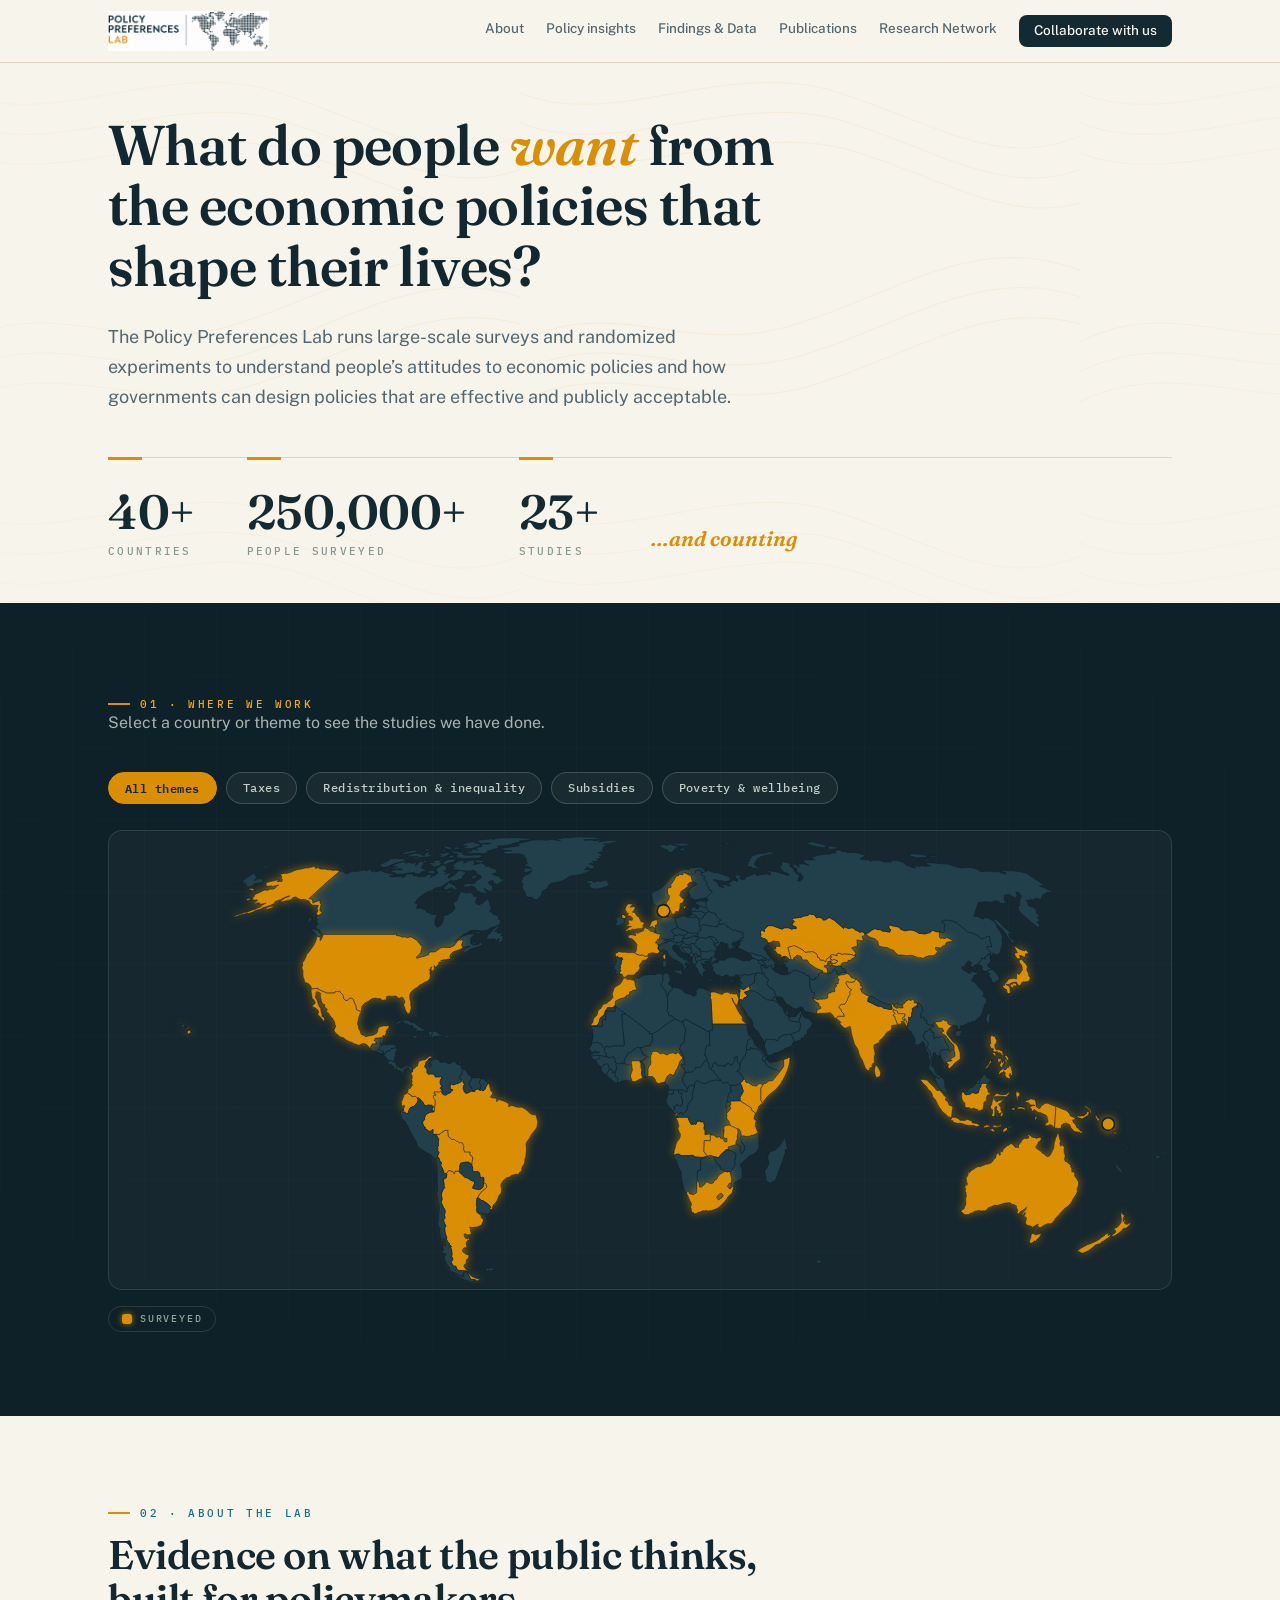
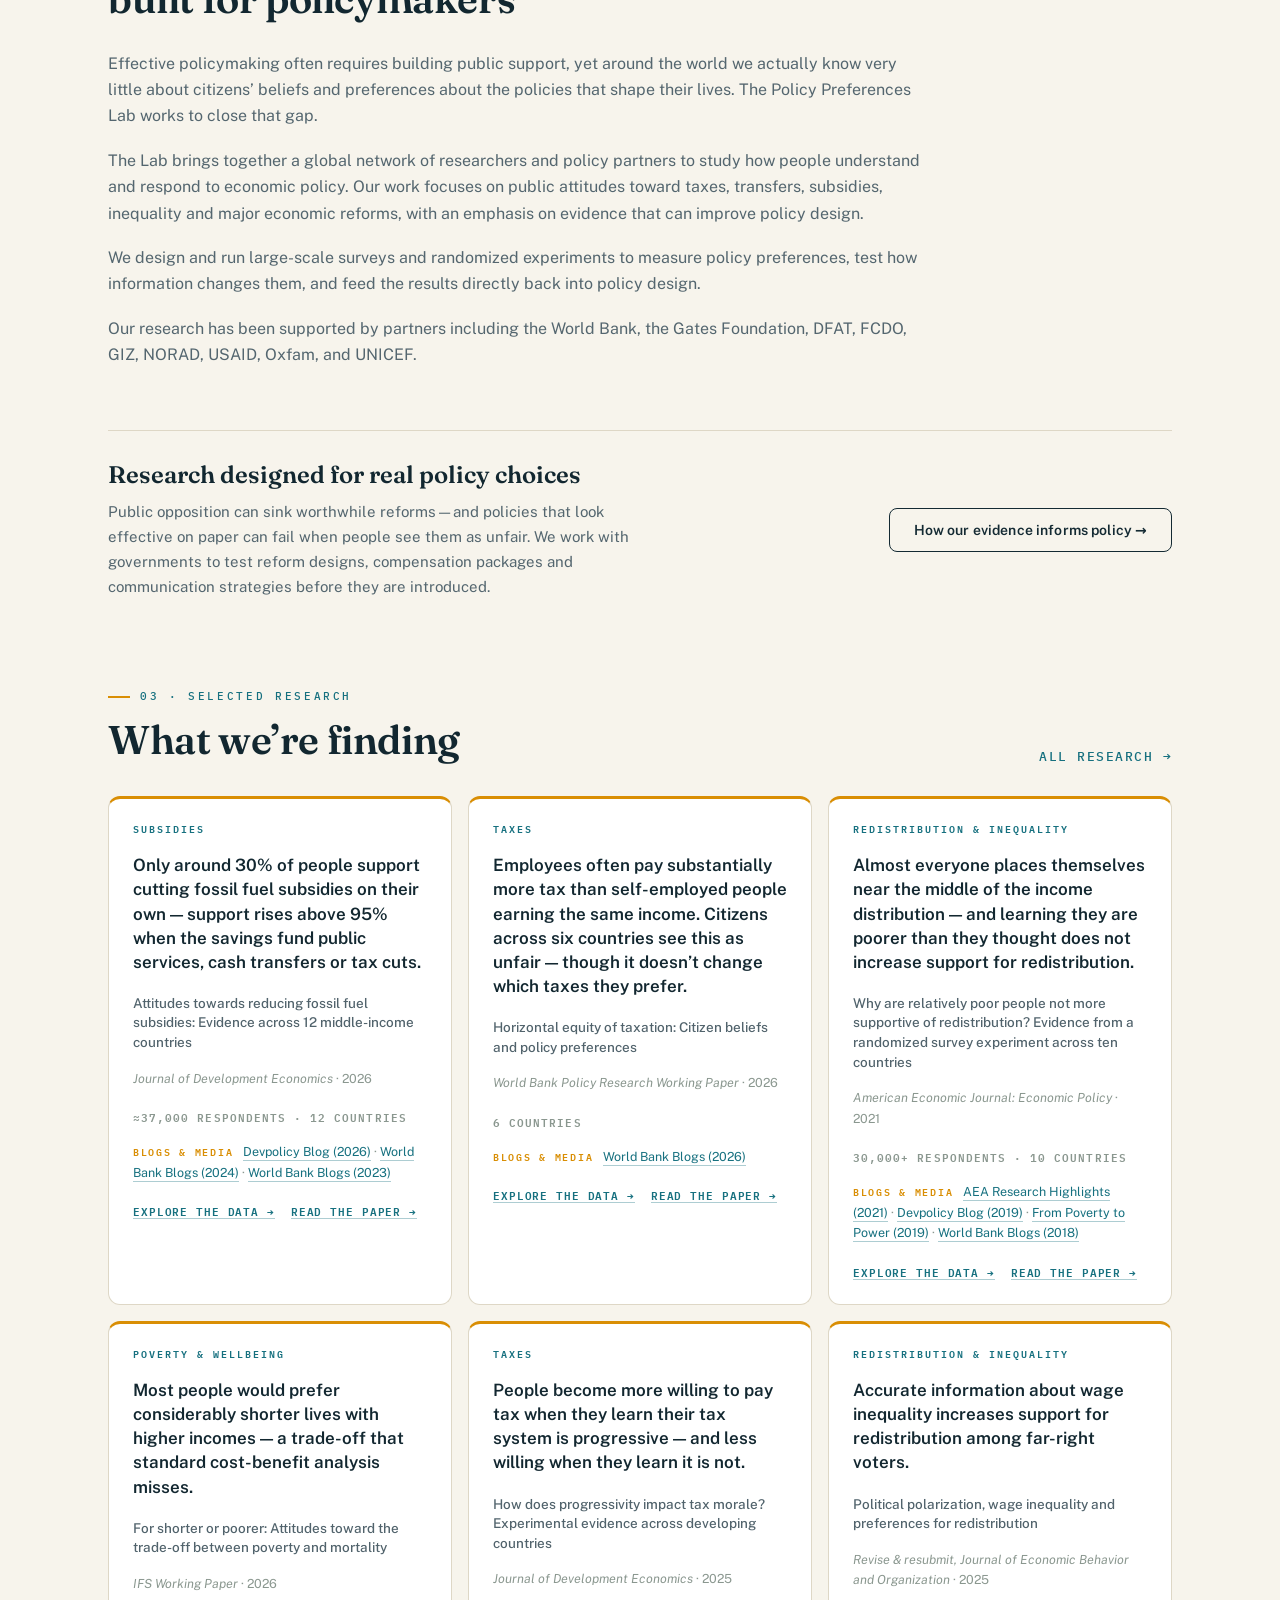
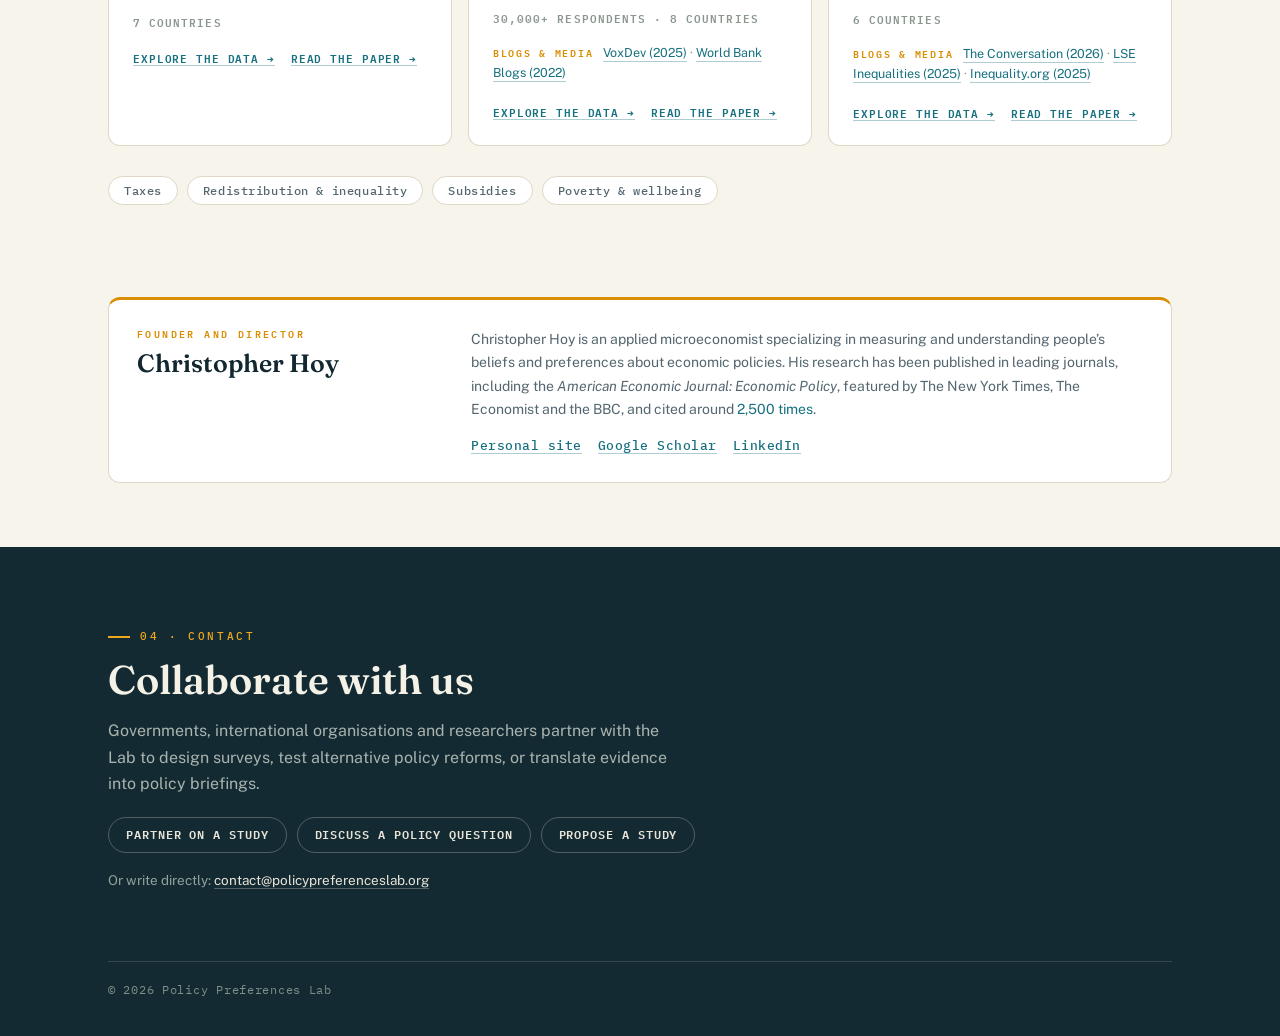
<file: index.html>
<!DOCTYPE html>
<html lang="en">
<head>
  <meta charset="UTF-8">
  <meta name="viewport" content="width=device-width, initial-scale=1.0">
  <title>Policy Preferences Lab</title>
  <meta name="description" content="The Policy Preferences Lab runs large-scale surveys and randomized experiments to understand people’s attitudes to economic policies and how governments can design policies that are effective and publicly acceptable.">
  <meta property="og:url" content="https://policypreferenceslab.org/">
  <meta property="og:title" content="Policy Preferences Lab">
  <meta property="og:description" content="The Policy Preferences Lab runs large-scale surveys and randomized experiments to understand people’s attitudes to economic policies and how governments can design policies that are effective and publicly acceptable.">
  <meta property="og:type" content="website">
  <meta property="og:site_name" content="Policy Preferences Lab">
  <meta property="og:image" content="https://policypreferenceslab.org/og-image.png">
  <meta property="og:image:width" content="1200">
  <meta property="og:image:height" content="630">
  <meta name="twitter:card" content="summary_large_image">
  <link rel="canonical" href="https://policypreferenceslab.org/">
  <link rel="preconnect" href="https://fonts.googleapis.com">
  <link rel="preconnect" href="https://fonts.gstatic.com" crossorigin>
  <link href="https://fonts.googleapis.com/css2?family=Fraunces:ital,opsz,wght@0,9..144,100..900;1,9..144,100..900&family=Public+Sans:wght@400;500;600&family=IBM+Plex+Mono:wght@400;500;600&display=swap" rel="stylesheet">
  <link rel="stylesheet" href="style.css">
  <link rel="icon" type="image/png" href="favicon.png">
<link rel="apple-touch-icon" href="apple-touch-icon.png">
  <script defer src="https://cloud.umami.is/script.js" data-website-id="cc89f436-8204-4c2c-a75c-7a14489e06b0"></script>
  <script>
  document.addEventListener('click', function (e) {
    var a = e.target && e.target.closest ? e.target.closest('a[href]') : null;
    if (!a || !window.umami) return;
    if (a.protocol === 'mailto:') { umami.track('contact-click'); return; }
    if (/^https?:/.test(a.href) && a.host !== location.host) {
      umami.track('outbound-click', { url: a.href.split('?')[0].slice(0, 120) });
    }
  }, true);
  </script>
</head>
<body>

<header class="topbar">
  <div class="wrap">
    <a class="wordmark" href="index.html"><img src="logo.png" alt="Policy Preferences Lab" class="logoimg"></a>
    <nav class="mainnav" aria-label="Main">
      <a href="#about">About</a>
      <a href="evidence-to-policy.html">Policy insights</a>
      <a href="data.html">Findings &amp; Data</a>
      <a href="research.html">Publications</a>
      <a href="research-network.html">Research Network</a>
      <a class="navbtn" href="#contact">Collaborate with us</a>
    </nav>
  </div>
</header>

<main>

  <!-- ================================================================ hero -->
  <section class="hero">
    <div class="wrap">
            <h1 data-rv>What do people <em>want</em> from the economic policies that shape their lives?</h1>
      <p class="lede" data-rv>The Policy Preferences Lab runs large-scale surveys and randomized
        experiments to understand people’s attitudes to economic policies and how governments
        can design policies that are effective and publicly acceptable.</p>
            <div class="statsrow" data-rv>
        <div class="stat"><div class="num" data-stat="countries">–</div><div class="lbl">Countries</div></div>
        <div class="stat"><div class="num" data-stat="respondents">–</div><div class="lbl">People surveyed</div></div>
        <div class="stat"><div class="num" data-stat="studies">–</div><div class="lbl">Studies</div></div>
        <div class="stat counting"><div class="cnote">…and counting</div></div>
      </div>
    </div>
  </section>

  

  <!-- ================================================================= map -->
  <section class="mapband" id="map">
    <div class="wrap">
      <div class="eyebrow">01 · Where we work</div>
      <p class="sub" data-rv>Select a country or theme to see the studies we have done.</p>
      <div class="themefilter" id="themefilter" data-rv aria-label="Filter by theme"></div>

      <div class="maplayout" data-rv>
        <div class="mapcol">
          <div class="mapframe">
            <svg id="worldmap" viewBox="0 0 1000 424" xmlns="http://www.w3.org/2000/svg" role="img" aria-label="World map of countries where the lab has run studies">
<g id="countries"><path class="c" data-iso="AFG" data-name="Afghanistan" d="M661.7,134.7 664.7,136 666.6,135.5 666.8,134.1 668.8,133.6 670.1,132.6 670,130.1 672.1,129.5 672.2,128.4 673.6,129.2 674.4,129.3 675.9,129.3 678.1,130 679,130.4 680.6,129.4 681.6,130 682.1,128.5 683.7,128.6 683.9,126.9 684.7,125.7 686.3,126.5 686.3,127.4 687.2,127.6 687.6,130.3 688.9,131.3 689.7,130.6 690.8,130.3 692,128.9 693.9,129.1 696.6,129.1 697.3,130 695.9,130.4 694.7,131 691.8,131.3 689.1,132 687.9,133.4 688.9,134.7 689.6,136.3 688.6,137.7 689,138.9 688.5,140 686,139.9 687.5,142 686,142.8 685.3,144.8 685.8,146.7 684.9,147.6 683.9,147.3 681.9,147.7 681.8,148.6 679.8,148.6 678.6,150.4 679,153.1 675.8,154.4 673.8,154.1 673.4,154.8 671.7,154.4 669.1,154.9 664.3,153.3 666.3,150.4 665.7,148.3 663.6,147.8 663,145.8 661.6,143.2 662.4,141.5 661.2,141 661.5,138.7 661.7,134.7Z"/><path class="c" data-iso="AGO" data-name="Angola" d="M545.8,266.9 546.5,269.2 547.3,271.1 547.9,272.2 548.9,273.8 550.8,273.6 551.7,273.1 553.3,273.6 553.7,272.8 554.4,270.9 556.2,270.8 557.8,270.2 557.5,271.4 560.9,271.3 560.9,273.3 561.5,274.6 561,276.5 561.2,278.5 562.1,279.6 561.9,283.4 562.6,283.1 563.8,283.2 565.6,282.7 566.8,282.9 567.1,283.9 566.8,285.4 567.2,286.9 566.8,288.1 567,289.2 561.2,289.2 560.8,299.3 562.6,301.9 564.3,303.9 559.2,305.2 552.5,304.7 550.6,303.2 539.4,303.4 537.3,302.1 535.5,302 533.9,302.6 532.5,303.2 532.3,301.2 532.7,298.4 533.7,295.5 533.9,294.1 534.8,291.3 535.5,289.9 537.2,287.9 538.1,286.5 538.4,284.1 538.3,282.3 537.4,281.2 536.7,279.2 536,277.3 537.1,275.4 536.2,272.3 535.7,270.2 534.3,268.2 535.7,267.1 536.5,267.2 537.5,266.8 545.8,266.9ZM534.9,266.2 534.2,266.6 533.4,264.2 534.6,262.8 535.4,262.3 536.5,263.4 535.4,264 535,264.8 534.9,266.2Z"/><path class="c" data-iso="ALB" data-name="Albania" d="M552.8,115.1 552.6,116.2 553.1,117.5 554.2,118.3 554.2,119.1 553.4,119.6 553.4,120.6 552.3,122.1 551.7,121.2 550.2,120.2 549.8,118.7 549.9,116.5 550.1,115.5 549.4,114 550.4,112.5 551.3,112.8 551.9,113.6 552.5,114 552.8,115.1Z"/><path class="c" data-iso="ARE" data-name="United Arab Emirates" d="M641.3,171 641.9,171.7 644,171.2 646.3,171.3 647.9,171.4 649.6,169.3 651.4,167.2 652.9,165.3 653.6,166.4 654.2,168.9 652.8,168.9 652.8,170.9 652.2,172 652.3,173.3 651.6,174.6 651.7,175.9 651.2,176.6 642.8,175 641.4,171.8 641.3,171Z"/><path class="c" data-iso="ARG" data-name="Argentina" d="M346.6,422.4 344.4,422.6 342.7,421.5 341.3,421.4 338.8,421.4 335.8,414.7 337.4,416.1 339.5,418.3 343.4,420.2 347,420.9 346.6,422.4ZM321.3,318.4 323.2,320.7 324,318.1 327.2,318.3 327.7,318.9 333.2,324.1 335.5,324.6 339.1,327 342.1,328.2 342.6,329.6 340.5,334.4 343.4,335.3 346.5,335.8 348.6,335.3 350.8,332.8 350.9,330 352.2,329.4 353.7,331.3 354,333.8 351.9,335.6 350.2,336.9 347.6,339.9 344.7,344.3 344.4,346.8 344.2,350.1 344.8,353.3 344.4,354 344.5,356 344.7,357.7 348.6,360.4 348.7,362.6 350.6,364 350.8,365.5 349.1,369.6 345.6,371.3 340.6,372 337.6,371.6 338.6,373.5 338.7,375.9 339.6,377.5 338.4,378.6 335.8,379 333.1,377.9 332.3,378.7 333.5,381.8 335.6,382.8 336.7,381.8 337.9,383.4 335.8,384.4 334.4,386.4 335,389.5 334.9,391.2 332.5,391.2 331.1,392.8 331.1,395.1 334.4,397.4 336.9,398 337,400.8 334.7,402.6 334.5,406.2 332.7,407.4 332.3,408.8 334.3,412 336.6,413.8 335.6,413.6 333.1,413.2 327.2,412.8 325.4,411 324.5,408.7 323,408.9 321.6,407.8 320.1,404.5 321.5,403.1 321.5,401.2 320.6,399.6 321,397 320.4,392.8 319.5,391 320.4,390.4 319.7,389.2 318.3,388.6 318.7,387.3 317.2,386.1 315.4,382.5 316.2,381.8 314.6,378 314.2,374.7 314.1,371.9 315.3,370.8 313.7,367.7 312.9,364.8 314.4,362.7 313.7,360 314.5,356.9 313.8,354 313,353.4 310.6,347.9 311.6,344.7 310.8,341.6 311.2,338.7 312.5,335.7 314.1,333.7 313.1,332.5 313.5,331.5 312.7,326.2 315.5,324.6 316.1,321.3 315.7,320.5 317.7,317.6 321.3,318.4Z"/><path class="c" data-iso="ARM" data-name="Armenia" d="M612.2,117.5 615.7,117 616.4,117.8 617.5,118.4 617.1,119.2 618.7,120.3 618.2,121.3 619.4,122.1 620.7,122.7 621.2,124.8 620.2,124.9 618.8,123.1 617.6,122.6 616.7,121.8 615,120.9 612.9,120.2 612.9,118.6 612.2,117.5Z"/><path class="c" data-iso="ATF" data-name="French Southern and Antarctic Lands" d="M669.7,402.4 670.9,403.3 673.1,403.7 671.8,405.7 667.9,405.9 668.5,404.3 669.3,403 669.7,402.4Z"/><path class="c" data-iso="AUS" data-name="Australia" d="M875,377.9 876.8,378.9 878.5,378.5 880.9,377.9 882.3,378.1 880,381.9 878.4,382.9 876.4,385.5 876.1,384.6 872.9,386.8 871,386.5 871.2,383.8 872.2,381.8 872.5,379 873.5,377.6 875,377.9ZM900,291.9 900.6,294.4 902.6,293.2 903.3,294.6 904.4,295.8 903.9,297.2 904,300 904.1,301.5 904.7,301.9 904.9,304.7 904.3,306.3 904.8,308.5 907.4,310.1 909,311.6 910.6,313 910,313.8 911.2,315.8 911.4,319.2 912.7,318.5 913.5,319.9 914.3,319.4 913.9,322.8 915.4,324.7 916.3,326 917.7,328.5 917.7,331.1 917.2,332.9 916.3,334.9 916.6,337.6 915.4,340.4 914.4,341.9 912.5,344.7 911.7,346.5 910.2,348.8 907.7,351.7 905,353.3 902.8,355.7 901.1,357.3 899,360 897.1,361.6 895.2,364 893.7,366.2 893.3,367.2 891.1,368.3 888.2,368.4 885,369.7 883.1,370.9 880.8,372.3 879.4,370.9 878.1,370.3 879.4,368.7 877.7,369.3 874.1,371.6 872.3,370.7 871.1,370.2 869.8,370 867.7,369.1 867.1,367.1 867.8,364.7 868,363.1 867.3,361.8 865,361.4 866.6,359.9 867,357.5 864.7,359.7 862.1,360.3 864.3,358.6 865.5,356.7 867.3,355.2 868.1,352.8 864.7,355.5 862.6,356.6 860.4,359.1 858.9,357.8 859.8,356.2 859.1,353.8 858.2,352.7 859,351.9 856.3,350 854.5,349.9 852.5,348.3 847.6,348.7 843.7,349.8 840.2,350.9 837.8,350.6 834.3,352.3 831.7,353 830.5,354.7 829,356 826.7,356 825,356.3 822.8,355.7 820.8,356.1 818.9,356.2 816.7,357.9 815.9,357.8 814.3,358.7 812.6,359.7 810.7,359.6 808.9,359.6 806.9,357.5 805.7,356.9 806.4,355.1 807.9,354.7 808.6,354 809,352.8 810.1,350.6 810.4,348.7 810.1,345.5 810.2,343.7 810.9,341.9 810.4,339.8 810.6,338.9 809.7,337.6 810.1,335.1 809.1,332.6 809.1,331.2 810,332.6 809.7,329.7 810.9,330.6 811.4,331.8 811.7,330.2 810.9,327.7 810.9,326.7 810.5,325.7 811.1,323.9 811.8,323.1 812.5,321.5 812.6,319.7 814.1,317.4 813.9,319.8 815.4,317.6 817.9,316.5 819.4,315.2 821.7,314 823,313.8 823.7,314.2 826.1,313 827.9,312.6 828.4,311.9 829.2,311.6 830.7,311.7 833.8,310.8 835.5,309.4 836.5,307.7 838.4,306 838.8,304.8 839.1,303 841.5,300.3 842.2,303.1 843.5,302.5 842.8,301 843.9,299.4 845,300.1 845.8,297.7 847.5,296.1 848.4,294.9 849.8,294.3 850,293.4 851.2,293.8 851.3,293 852.6,292.5 854,292.1 855.9,293.6 857.2,295.5 858.9,295.5 860.6,295.8 860.3,294 862,291.5 863.4,290.6 863,289.9 864.5,288 866.3,286.9 867.7,287.3 870.1,286.7 870.2,285.1 868.3,284 869.9,283.6 871.6,284.3 873,285.6 875.2,286.5 876,286.1 877.7,287.1 879.4,286.2 880.4,286.5 881.1,285.9 882.2,287.4 881.3,289.2 880,290.4 879.1,290.5 879.2,291.8 878.1,293.4 876.9,295 877,295.9 878.9,297.6 880.8,298.6 882.1,299.7 883.7,301.6 884.5,301.6 885.8,302.4 886.1,303.4 888.5,304.5 890.5,303.4 891.4,301.7 892.2,300.3 892.9,298.5 894.2,296 894.1,294.5 894.4,293.6 894.4,291.7 895.1,289.3 895.7,288.7 895.4,287.6 896.3,285.9 897.1,284.2 897.2,283.3 898.4,282.1 899,283.6 899,285.6 899.6,286 899.6,287.4 900.4,289 900.3,290.8 900,291.9Z"/><path class="c" data-iso="AUT" data-name="Austria" d="M541.9,95.5 541.9,96.8 540.5,96.8 541,97.5 540.3,99.5 537.7,100.1 536.5,100.8 534.5,100.5 530.8,99.7 530.2,98.6 527.8,99.2 526,99.3 524.7,99.2 523.6,98.7 523.9,97.9 524.5,97.2 525.8,98.1 526.1,97.2 528.3,97.4 530.1,96.8 531.3,96.9 532.1,97.5 531.8,95 532.6,94.6 533.4,93.2 535.3,94.2 536.6,92.9 537.4,92.7 539.4,93.6 540.6,93.5 541.8,94 541.9,95.5Z"/><path class="c" data-iso="AZE" data-name="Azerbaijan" d="M616.7,121.8 617.6,122.6 618.8,122.6 620.2,124.9 618.4,124.5 616.8,123.1 616.2,121.9ZM621.9,117.1 623.1,117.3 623.4,116.5 624.6,115.3 626.3,116.9 628.1,119.1 629.4,119.3 630.3,120.1 628.3,120.4 628.3,122.9 628.1,124 627.3,124.7 627.6,126.3 625.1,124.8 625.7,123.2 624.7,122.3 623.8,122.5 621.2,124.8 620.7,122.7 619.4,122.1 618.2,121.3 618.7,120.3 617.1,119.2 617.5,118.4 616.4,117.8 615.7,117 616.2,116.5 618.3,117.4 619.8,117.6 618.4,115.5 619,115.1 619.7,115.2 621.9,117.1Z"/><path class="c" data-iso="BDI" data-name="Burundi" d="M582.4,262.5 582.2,258.6 581.5,257.2 583.2,257.4 584.1,255.6 585.6,255.8 585.7,257.1 586.3,257.8 586.4,258.8 585.7,259.5 584.5,261.2 583.5,262.3 582.4,262.5Z"/><path class="c" data-iso="BEL" data-name="Belgium" d="M508,85.6 509.8,85.8 512,85.2 513.6,86.5 514.9,87.2 514.7,89.3 513.9,91.2 511.7,89.8 510.5,90 508.7,88.5 507.6,87.3 506.4,87.3 506.1,86.2 508,85.6Z"/><path class="c" data-iso="BEN" data-name="Benin" d="M507.5,228.2 505.2,228.6 504.5,226.4 504.7,219.1 504.1,218.5 504,216.9 503,215.8 502.2,214.8 502.5,213.2 503.5,212.8 504,211.4 505.4,211.1 506,210.2 507,209.2 508,209.2 510.1,211.1 510,212.1 510.6,214 510.1,215.3 510.4,216.1 509,218.1 508.2,219.1 507.6,221.1 507.7,223.1 507.5,228.2Z"/><path class="c" data-iso="BFA" data-name="Burkina Faso" d="M492.1,217.5 490.2,216.7 488.9,216.8 487.9,217.6 486.6,216.9 486.1,215.9 484.9,215.2 484.7,213.3 485.5,212 485.4,210.9 487.6,208.3 488.1,206.1 488.8,205.3 490.2,205.7 491.3,205.1 491.7,204.3 493.9,202.8 494.4,201.8 497,200.5 498.6,200.1 499.3,200.7 501,200.7 500.8,202.2 501.2,203.7 502.8,205.7 502.9,207.3 506.1,208 506,210.2 505.4,211.1 504,211.4 503.5,212.8 502.5,213.2 500.1,213.1 498.8,212.8 497.9,213.4 496.6,213.1 491.8,213.3 491.7,215.1 492.1,217.5Z"/><path class="c" data-iso="BGD" data-name="Bangladesh" d="M754.9,178 755.1,180.3 754.1,179.8 754.7,182.4 753.6,180.7 753.3,179.1 752.5,177.6 751.1,175.7 748.5,175.6 749,176.9 748.4,178.7 747.1,178 746,178.3 744.9,178 744.1,175.4 742.8,173 742.9,171.1 741.1,170.2 741.5,169.1 743,167.9 740.8,166.2 741.3,164 743.7,165.4 745.1,165.6 745.7,167.8 748.4,168.2 750.9,168.2 752.6,168.7 751.8,171.4 750.6,171.6 750,173.4 751.8,175 751.9,173 752.7,173 754.9,178Z"/><path class="c" data-iso="BGR" data-name="Bulgaria" d="M557.3,107.6 558.2,108.9 559.1,108.7 561.1,109.2 564.9,109.3 566.1,108.5 568.9,107.8 570.9,109 572.5,109.3 571.3,110.6 570.7,112.8 571.7,114.6 569.5,114.2 567,115.2 567.1,116.8 564.8,117.1 562.9,116 560.9,116.8 559,116.7 558.6,114.7 557.2,113.6 557.3,112.8 557.6,111.8 558.5,110.8 557.1,109.5 556.8,108.3 557.3,107.6Z"/><path class="c" data-iso="BHS" data-name="The Bahamas" d="M287.4,172.6 286.8,172.7 286.3,170.9 285.4,170 286.3,168 287.1,168.1 287.7,170.7 287.4,172.6ZM288,163.6 285,164.1 285,162.9 286.3,162.7 288.1,162.8 288,163.6ZM290.3,163.6 289.4,165.8 289.3,163.8 288.3,162.5 290.3,163.6Z"/><path class="c" data-iso="BIH" data-name="Bosnia and Herzegovina" d="M547.9,105.7 548.8,105.7 548.3,107 549.6,108.2 549.4,109.7 548.4,110.1 547.6,110.9 547.4,112.6 545,111.4 544,110.1 542.9,109.4 541.7,108.2 541.1,107.3 539.7,105.8 540.1,104.5 541.1,105.2 541.6,104.6 542.8,104.5 545,105 546.7,105 547.9,105.7Z"/><path class="c" data-iso="BLR" data-name="Belarus" d="M555.6,77.8 557.9,77.8 560.3,76.7 560.5,75 562.3,74 561.8,72.7 563.2,72.1 565.5,71 568.1,71.7 568.5,72.5 569.7,72.1 572.1,72.8 572.6,74.3 572.3,75.1 574.2,77 575.2,77.6 576.9,78.7 577.8,79.5 577,80.1 575,80 575.4,81.3 576.3,83.3 574.3,83.5 573.7,84.1 573.8,85.7 572.8,85.4 570.6,85.5 569.9,84.8 569.1,85.3 568.1,84.9 566.2,84.8 563.4,84.1 560.9,83.9 559.1,83.9 557.9,84.8 556.7,84.9 556.5,83.5 555.6,82.1 556.9,81.5 556.7,80.3 555.9,79.1 555.6,77.8Z"/><path class="c" data-iso="BLZ" data-name="Belize" d="M253.1,191.5 253.4,190.9 255.1,189.3 256.1,189.8 256,190.6 255.4,192 255.1,193.7 254.7,195.6 254.1,196.4 252.9,197.6 252.1,197.6 252.7,194 253.1,191.5Z"/><path class="c" data-iso="BOL" data-name="Bolivia" d="M327.2,318.3 324,318.1 323.2,320.7 321.3,318.4 317.7,317.6 315.7,320.5 313.7,320.9 312.2,316.5 310.3,313 310.9,309.9 309.3,308.5 308.7,306.2 307.1,304.1 308.6,300.6 307.1,298 307.7,296.9 307.1,295.7 308,294.1 307.9,291.4 307.9,289.2 308.4,288.1 305.7,283 307.8,283.3 309.2,283.2 309.8,282.2 312.2,280.9 313.6,279.7 317.2,279.2 317,281.6 317.4,282.8 317.3,284.9 320.5,287.8 323.7,288.3 324.8,289.5 326.8,290.1 328,291.1 329.7,291 331.4,292 331.7,293.8 332.3,294.7 332.4,296.1 331.6,296.2 332.9,299.9 338.3,300 338,301.8 338.4,303.1 340,304 340.8,306 340.5,308.5 339.9,309.9 340.3,311.7 339.5,312.3 339.4,311.4 336.7,309.7 334.1,309.7 329.4,310.6 328.3,313.4 328.4,315.1 327.7,318.9 327.2,318.3Z"/><path class="c" data-iso="BRA" data-name="Brazil" d="M344.7,344.3 347.6,339.9 350.2,336.9 351.9,335.6 354,333.8 353.7,331.3 352.2,329.4 350.9,330 351.2,328.2 351.4,326.3 351.2,324.6 350.2,324 349.2,324.5 348.2,324.4 347.7,323.1 347.2,320.2 346.6,319.3 344.7,318.4 343.6,319 340.7,318.4 340.5,314.1 339.5,312.3 340.3,311.7 339.9,309.9 340.5,308.5 340.8,306 340,304 338.4,303.1 338,301.8 338.3,300 332.9,299.9 331.6,296.2 332.4,296.1 332.3,294.7 331.7,293.8 331.4,292 329.7,291 328,291.1 326.8,290.1 324.8,289.5 323.7,288.3 320.5,287.8 317.3,284.9 317.4,282.8 317,281.6 317.2,279.2 313.6,279.7 312.2,280.9 309.8,282.2 309.2,283.2 307.8,283.3 305.7,283 304.1,283.5 302.8,283.2 302.8,278.3 300.6,280.2 298.1,280.1 296.9,278.4 295.1,278.3 295.6,276.9 294,275 292.7,272.1 293.4,271.5 293.3,270.2 295,269.2 294.6,267.5 295.3,266.4 295.5,264.9 298.6,262.8 300.9,262.2 303.8,261.8 304.9,253.1 304.9,251.7 304.5,249.9 303.2,248.7 303.3,246.4 304.8,245.9 305.5,245 303.9,244.7 303.8,242.7 309.3,242.8 310.3,241.7 311,242.7 311.6,244.6 313.6,245.8 315.8,245.6 316.4,244.7 318.5,243.9 319.6,243.4 320,242.1 322,241.2 319.5,240.2 319.1,238.2 319.3,236.1 318,235.2 320.6,235.4 322.9,236.2 323.7,235.4 325.7,234.9 328.9,233.7 329.9,232.5 329.6,231.6 331,231.5 331.7,232.2 331.3,233.6 332.2,234.1 332.8,235.6 332,236.7 331.5,239.4 332.2,241 332.4,242.5 334.1,244 335.5,244.1 336.7,243.4 338,242.8 338.9,242 340.5,242.2 342.7,242.4 342.9,241.7 342.5,241.1 342.8,240.2 343.9,240.5 345.2,240.1 346.8,240.8 348.1,241.5 348.9,240.6 349.9,241.6 351.3,241.4 352.4,240.2 353.3,237.8 355,234.9 355.9,234.8 356.6,236.5 358.1,242.1 359.6,242.6 359.7,244.8 357.5,247.4 358.4,248.4 363.4,248.9 363.5,252.1 365.6,250 369.2,251.1 373.8,253.1 375.2,255 374.8,256.7 378,255.7 383.5,257.4 387.7,257.3 391.9,259.9 395.5,263.5 397.7,264.4 400.1,264.5 401.1,265.5 402.2,269.6 402.7,271.5 401.7,276.8 400.3,278.9 396.5,283.3 394.8,286.9 392.8,289.6 391.5,292 391.9,298 391.4,302.9 391.2,305 390.4,306.2 390.2,310.5 387.6,314.7 387.4,317.9 385.2,319.3 384.7,321.2 381.7,321.2 377.5,322.4 375.7,323.9 372.7,324.8 369.7,327.3 367.7,330.5 367.5,332.8 368.2,334.6 368,337.8 367.6,339.4 365.9,341.1 363.7,346.7 361.7,349.2 360.1,350.7 359.4,353.8 357.9,355.6 356.9,353.8 357.8,352.3 355.9,350.1 353.5,348.3 350.4,346.3 349.4,346.4 346.3,343.9 344.7,344.3Z"/><path class="c" data-iso="BRN" data-name="Brunei" d="M820.5,233.8 821.6,232.6 823.9,230.8 823.9,232.4 823.8,234.4 822.4,234.3 821.9,235.4 820.5,233.8Z"/><path class="c" data-iso="BTN" data-name="Bhutan" d="M749,159.8 750.3,160.8 750.5,162.8 748.3,162.9 746,162.7 744.4,163.2 741.7,161.9 742.8,158.9 744.1,158.1 746.2,158.9 747.6,159 749,159.8Z"/><path class="c" data-iso="BWA" data-name="Botswana" d="M571,307.1 571.5,307.7 572.3,309.5 575.3,313 576.5,313.4 576.4,314.5 577.1,316.5 579.3,317 580.9,318.4 576.9,320.8 574.4,323.1 573.4,325.3 572.5,326.5 571,326.7 570.4,328.2 570.1,329.2 568.3,330 566.1,329.8 564.8,328.9 563.7,328.5 562.3,329.3 561.6,330.8 560.3,331.8 558.8,333.2 556.9,333.5 556.3,332.4 556.6,330.4 555.1,327.4 554.4,326.9 554.7,317.7 557.5,317.5 557.9,306.2 559.9,306.1 564.3,305 565.3,306.3 567.1,305.1 567.9,305.1 569.5,304.3 571,307.1Z"/><path class="c" data-iso="CAF" data-name="Central African Republic" d="M542.8,224.5 545.1,224.3 545.6,223.5 546.8,224.3 550.3,223.1 551.5,221.8 553,220.7 552.7,219.6 553.4,219.3 556.2,219.5 558.8,218 560.7,214.5 562.1,213.3 563.9,212.7 564.2,214.1 565.9,216.1 565.9,217.4 565.5,218.7 565.7,219.7 566.7,220.6 568.8,222 570.4,223.3 570.4,224.3 572.3,226 573.5,227.3 574.2,229.2 576.3,230.5 576.8,231.5 575.9,231.8 574.1,231.8 572,231.4 570.9,231.7 570.5,232.5 569.6,232.6 568.5,231.9 565.4,233.5 564.1,233.2 562.9,235.3 560.8,234.7 558.7,234.4 556.9,233.2 554.6,232.1 553.1,233.2 552.1,234.8 551.8,237 550,236.8 548.1,236.3 546.4,238 545,240.9 544.7,240 544.6,238.6 543.3,237.5 542.2,235.9 542,234.8 540.6,233.1 540.9,232.2 540.6,230.8 540.8,228.3 541.4,227.8 542.8,224.5Z"/><path class="c" data-iso="CAN" data-name="Canada" d="M341.2,100.4 342.8,100.8 345.2,100.7 343.6,102 342.6,102.2 339.8,100.9 339.5,99.8 340.8,98.9 341.2,100.4ZM348.3,92.5 347.1,92.5 344.3,91.6 342.5,90.1 343.4,89.8 346.4,90.6 348.4,91.9ZM195.7,94.3 194.2,94.7 191.1,93.3 191.1,92.2 189.6,91.2 189.8,90.3 187.7,89.7 187.9,88.1 188.7,87.3 190.7,88 191.9,88.5 193.9,88.8 194,89.9 194.2,91.3 195.8,92.6 195.7,94.3ZM363.8,87.6 361.3,90.3 363.2,89.2 364.6,89.9 363.5,91 365.4,91.8 366.7,91.1 368.9,92 367.5,94.3 369.4,93.8 369.2,95.4 369.5,97.3 367.7,100.1 366.5,100.2 365.1,99.6 366.3,97.1 365.7,96.7 362.1,99.4 360.6,99.2 362.8,97.8 360.6,97 357.9,97.2 353.1,97.1 353,96.2 354.9,95.1 354.1,94.3 356.7,92.4 360.8,87.5 362.9,85.8 365.3,84.7 366.4,84.8 365.7,85.7 363.8,87.6ZM186.1,77.4 188.6,77.1 185,80.6 185.2,83 184.2,83 183.9,81.6 184.1,80.2 183.7,79.3 184.4,78 185.3,77 186.1,77.4ZM325.8,53.5 324,55 323.2,54.7 323.1,53.9 324.7,52.8 325.6,52.9ZM321,51.9 317.4,53.5 315.9,53.4 315.9,52.6 318.4,51.3 321.4,51.3ZM319.5,43.6 319,44.8 320.4,44.4 321.1,45.1 322.8,46.1 324.7,46.9 324,48.3 325.8,48.1 326.7,49 324.2,49.9 321.3,49.2 320.9,47.9 317.8,49.4 313.7,50.9 314.1,49.2 311,49.5 313.8,48.1 315.6,45.9 318.1,43.3 319.5,43.6ZM341.7,39.5 339.3,39.6 339.7,38.2 341.5,36.7 343.7,36.3 344.8,37.1 344.1,38.3 341.7,39.5ZM304.8,34.1 302.8,35.1 300.7,34.3 298.8,34.6 297,33.4 299.6,32.5 302,31.4 303.5,32.1 304.3,32.6 304.8,34.1ZM316.1,33.1 313.9,35.8 318.3,33.7 319.4,35.5 317.2,37.5 317.9,39.3 321.5,37.3 324.7,35 327.1,32.1 329.8,32.3 332.5,32.7 334.2,34 333.4,35.3 330.9,36.8 331.3,38.2 330.1,39.6 324.7,41.5 321.5,41.9 319.9,41.1 318.3,42.5 314.6,44.8 313.1,46 309.3,47.9 306.1,48.1 303.6,49.3 302.1,51.2 299.3,51.5 295,53.8 290.3,57.1 287.9,59.4 285.4,62.8 288.4,63.3 287.6,66 287.3,68.3 290.9,67.7 294.4,69 296,70.1 296.8,71.5 299.3,72.3 301,73.6 304.8,73.8 307.2,74.1 305.4,76.7 304.6,79.7 304.6,83.1 306.8,86 309.1,85 311.9,81.9 313,77.1 312.2,75.5 316.7,74.1 320.4,72 322.7,69.9 323.6,67.9 323.4,65.4 321.8,63.2 326.2,60.1 326.7,57.5 328.6,53 330.5,52.3 333.8,53.1 335.9,53.4 338.2,52.6 339.7,53.6 341.5,55.3 341.6,56.4 345.4,56.6 344.1,59.1 343,62.7 344.8,63.2 345.6,64.9 349.7,63.3 353.4,60.1 355.5,58.7 356.1,61.3 357.3,65.1 358.3,68.6 356.6,70.5 359,72.2 360.5,73.9 363.9,74.7 365.1,75.6 365.1,78.2 366.8,78.6 367.3,79.7 366.3,83.1 364.2,84.3 362.1,85.4 357.7,86.4 353.8,89 349.5,89.5 344.6,88.8 340.9,88.8 338.3,89 335.5,91.2 331.8,92.6 326.8,96.7 322.9,99.5 325.2,99 330.6,95 336.7,92.4 340.5,92.1 342.1,93.6 339.1,95.7 338.8,99 338.8,101.4 341.6,102.9 345.9,102.5 349.5,99 348.9,101.2 350.2,102.4 346.5,104.4 340.4,106.3 337.5,107.5 334,109.8 332.1,109.6 332.8,106.9 338,104.3 334,104.4 331.1,104.8 330,103 331.4,98.8 330.6,97.9 328.8,98.4 328.2,97.6 325.5,99.9 323.9,102.4 322.5,103.8 321.3,104.3 320.4,104.4 319.9,105.2 315.3,105.2 311.5,105.2 310.1,105.8 306.6,108.1 305,109.5 302.6,109.5 300.1,109.5 298.8,110 298.9,111.6 294.8,113.5 292,114 288.4,115.7 287,115.2 287.1,114.4 288.1,113.3 289.9,111.6 291.4,109.7 291.9,107 292.5,104.1 290.5,102.7 291,102.1 290.2,101.7 290,100.5 288.8,100.7 288.7,99.3 287.2,98.3 285.7,97.3 283.8,96.1 282,95 279.3,95.8 278.5,95.9 275.9,95.1 273.7,95.5 271.7,94.5 269.5,94 267.8,93.8 267.3,93.3 267.8,91.6 266.9,91.6 266.3,92.8 261.2,92.8 252.8,92.8 244.5,92.8 237.1,92.8 229.7,92.8 222.5,92.8 215,92.8 212.6,92.8 205.3,92.8 198.3,92.8 195.3,89.8 194.5,88.4 191,87.2 191.7,84.5 193.5,82.6 191.4,81.3 193,78.8 191.9,76.6 193.2,75.1 195.7,73.6 197.3,71.8 195,69.9 195.7,66.5 196.3,64.4 195.5,63 195.1,61.8 195.4,60.3 192.2,61.3 188.4,62.9 188.3,61 188,59.7 186.6,58.9 184.5,58.8 202.2,42.6 214.3,32.5 217.3,33.2 218.9,34.5 220.8,34.7 223.9,33.6 227.4,32.7 230,33.1 234.4,31.9 238.5,31.2 238.6,32.3 240.8,31.7 242.7,30.5 243.8,30.8 244.5,33.1 249.2,31.3 247.2,33.4 250.2,32.9 251.8,32.1 254.1,32.3 256,33.4 259.8,34.4 262.1,34.9 264.3,34.7 265.7,36 261.5,37.4 264.6,38 270.5,37.7 272.8,37.2 273.4,38.8 277,37.4 275.9,36.3 278.1,35.4 280.7,35.2 282.6,35 283.7,35.6 284.4,37.1 286.9,36.9 289.5,38.1 293.1,37.7 296.1,37.7 297.3,36 299.5,35.6 301.9,36.5 299.8,39.1 302.9,36.9 304.5,37 307.6,34.2 306.8,32.6 305.4,31.5 308.1,28.6 312.2,26.7 314.4,27.1 315.4,28.3 315.6,31.3 312.7,32.6 316.1,33.1ZM278.3,23.6 275.9,24.8 281.2,24.1 282.4,25.4 286.1,24 286.9,24.9 285.9,27.4 288,26.3 289.4,23.7 291.5,23.3 293,23.8 294.1,24.8 292.8,27.3 291.6,29.1 293.7,30.4 296.1,31.7 294.9,32.9 291.3,33.1 291.7,34.1 290.1,35.1 286.8,34.7 284,33.9 281.4,34.1 276.7,35 271.2,35.4 267.3,35.7 267.4,34.4 265.4,33.7 263.2,34 262.9,31.9 264.6,31.6 268.2,31.1 270.9,31.2 274,30.8 270.7,30.2 266.2,30.4 263.4,30.3 263.4,29.4 269.2,28.3 266.1,28.3 263.4,27.7 267.3,25.7 269.8,24.7 276.9,23.1 278.3,23.6ZM297.9,22.9 294.4,24.6 293.3,22.8 294.3,22.4 297,22.3 297.9,22.9ZM351.7,23.7 351.3,24.4 349.3,24.3 347.3,24.3 344.9,24.6 343.4,23.1 344.2,22.2 345.3,22 349.5,22.3 351.7,23.7ZM332,23.5 332.1,25.1 335.7,23.1 341.5,22 342.6,24.7 341,26.4 345.5,25.6 348.1,24.6 351.5,25.9 353.3,27.1 352.8,28.3 356.8,27.7 357.8,29.3 362,30.4 363.1,31.4 363.5,33.9 359,35.2 362.8,36.9 365.7,37.5 367.4,40.1 370.6,40.2 368.9,42.2 363.5,45.4 361.5,44.2 359.7,41.5 356.7,41.9 355.6,43.5 356.9,45.1 359.2,46.4 359.6,47.1 359.6,49.9 357.9,52 355.5,51.2 351.2,48.9 353,51.4 354.4,53.1 354.3,54.1 348.9,53 345.1,51.3 343.2,49.9 344.4,49.1 342,47.7 339.7,46.3 339.3,47.1 332.8,47.6 331.5,46.6 334.2,44.5 338.3,44.5 342.9,44.1 342.8,43.1 344.3,41.8 348.7,39.1 348.8,37.9 348.6,36.9 346.3,35.6 342.8,34.7 344.5,34 343.5,32.4 341.8,32.2 340.9,31.3 339.2,32.1 335.3,32.4 328.4,31.8 324.7,31.1 321.8,30.7 320.9,29.7 324,28.5 321.1,28.5 322.8,25.9 326.3,23.6 329.3,22.6 334.9,21.9 332,23.5ZM307,21.8 308.7,22.3 312.5,22 312.3,22.7 309.2,24 311.1,25.1 308.6,27.4 304.4,28.4 302.7,28.2 302.3,27.2 299.3,25.2 300.2,24.4 303.9,24.7 303.4,23 307,21.8ZM318.2,24.5 314.3,26.5 312.1,26.4 313.1,24.1 314.3,22.8 316.4,21.8 319,21.1 322.9,21.2 326,21.8 321,24 318.2,24.5ZM260.8,28.1 254.1,29.4 254.4,28.2 251.4,26.9 253.6,25.8 257.3,23.9 261.1,22.2 261.3,20.7 268.2,20.3 270.3,20.8 275,20.9 276,21.7 276.7,22.7 273.5,23.4 266.6,25.2 262.1,27 260.8,28.1ZM322.9,19 320.8,19.9 318.3,19.7 316.6,19.1 318.9,18 322.3,17.3 323,18.2 322.9,19ZM318.5,14.7 318.6,15.8 317.2,17.1 314.3,18.9 310.9,19.2 309.3,18.8 311,17.3 307.7,17.5 309.9,15.6 311.8,15.7 315.5,14.9 318,15ZM299,15.9 298.6,16.8 300.8,16.4 302.6,16.5 301.4,17.7 298.9,18.9 292,19.3 285.9,20.4 282.9,20.4 283.7,19.6 289,18.5 280.1,18.8 278,18.4 283.8,15.9 286.5,15.3 290.6,16.1 292.1,17.5 295.1,17.7 295.5,15.4 298.3,14.5 299.8,14.8 299,15.9ZM326.6,13.8 327.7,14.5 331.4,14.5 332.1,15.3 330.7,16.3 332.2,16.8 332.8,17.4 335.2,17.5 337.8,17.7 341.3,17.2 345.3,17 348.2,17.1 349.3,18.1 348.8,19.1 347,19.8 343.7,20.3 341.6,20 335.7,20.4 331.8,20.4 329,20.1 324.7,19.3 325.5,17.9 326.6,16.7 325.9,15.7 322.4,15.4 321.1,14.6 323,13.6 326.6,13.8ZM289,12.5 286.2,14.3 283.6,15.1 281.7,15.3 276.7,16.3 273.2,16.7 271.5,16.2 277.3,14.3 283.3,12.8 286,12.8 289,12.5ZM329.3,12.8 328.4,12.8 325.1,12.7 325.5,12 329.1,12.1 329.8,12.5ZM300.1,12.4 295.8,13 294.2,12.3 296.7,11.5 299.7,11.3 301.7,11.7 300.1,12.4ZM304,10.3 301.2,10.7 298.2,10.7 301.5,9.7 302.4,9.8 304,10.3ZM327.2,11.5 323.9,12 323.1,11.5 323.4,10.6 324.5,9.6 326.7,9.7 327.6,9.9 328.7,10.7 327.2,11.5ZM320.4,10.9 319.8,11.9 317.2,11.6 315.2,10.9 311.3,10.8 314,10.1 312.6,9.5 313.7,8.7 316.7,9 320.4,9.8 320.4,10.9ZM347.2,7.9 348.5,8.6 345.3,9.3 340,11 336.7,11.1 333.3,10.9 332.5,9.9 333.5,9.1 335.7,8.5 332.4,8.5 331.4,7.8 331.6,6.8 334,5.9 336.1,5.2 338,5.1 342,4.5 342.8,5.6 345.2,6.1 347.5,6.5 347.2,7.9ZM386.4,1 390.7,1.1 394.1,1.3 396.6,1.8 396.1,2.3 391.2,3.2 386.8,3.6 384.8,4 388.5,4 383.3,5.3 380,5.8 375.3,7.6 371.3,8 369.8,8.4 364.2,8.6 366.3,8.9 364.7,9.3 365.1,10.4 362.6,11.2 359.2,11.9 357.4,12.8 354.2,13.5 357.1,14 356.6,14.5 350.3,16 346.1,15.3 340.3,15.7 337.8,15.4 334.4,15.3 335.5,14.1 339.4,13.6 340.4,11.9 341.7,11.7 345.5,12.7 344.6,11.2 342.2,10.8 344.6,9.9 348.4,9.4 349.8,8.6 348.3,7.7 348.9,6.6 353.5,6.7 354.6,6.9 358.2,6.2 354.6,5.9 348.4,6.1 346.2,5.3 345.8,4.5 344.6,3.9 345.1,3.3 348.1,2.9 350.1,2.8 353.8,2.5 357.2,1.8 359.1,1.9 360.3,2.4 362.8,1.4 365.4,1.1 368.6,0.9 373.7,0.8 379.5,0.7 383,0.8 386.4,1Z"/><path class="c" data-iso="CHE" data-name="Switzerland" d="M523.8,97.4 523.6,98.7 524.7,99.2 526,99.3 525.9,100.6 524.8,101.1 522.9,100.7 522.4,102 521.3,102.1 519.4,102.7 518.2,102.8 517.1,102.1 516.2,100.8 515.1,101.3 515,99.8 516.8,98.1 516.7,97.3 517.8,97.6 518.5,97.1 520.6,97.1 521.1,96.4 523.8,97.4Z"/><path class="c" data-iso="CHL" data-name="Chile" d="M335.8,414.7 338.8,421.4 341.3,421.4 342.7,421.5 342.5,422.7 340.9,423.6 339.7,423.6 338.2,423.3 336.1,422.4 333.5,422 329.7,420.3 326.6,418.7 321.7,415.3 324,415.9 328.2,417.9 331.9,419 332.5,417.6 332.3,415.6 334,414.3 335.8,414.7ZM312.2,316.5 313.7,320.9 315.7,320.5 316.1,321.3 315.5,324.6 312.7,326.2 313.5,331.5 313.1,332.5 314.1,333.7 312.5,335.7 311.2,338.7 310.8,341.6 311.6,344.7 310.6,347.9 313,353.4 313.8,354 314.5,356.9 313.7,360 314.4,362.7 312.9,364.8 313.7,367.7 315.3,370.8 314.1,371.9 314.2,374.7 314.6,378 316.2,381.8 315.4,382.5 317.2,386.1 318.7,387.3 318.3,388.6 319.7,389.2 320.4,390.4 319.5,391 320.4,392.8 321,397 320.6,399.6 321.5,401.2 321.5,403.1 320.1,404.5 321.6,407.8 323,408.9 324.5,408.7 325.4,411 327.2,412.8 333.1,413.2 335.6,413.6 333.4,413.6 332.6,414.4 330.9,415.5 331.8,418.3 330.8,418.4 327.7,417.4 324,415.3 320.2,413.5 318.6,411.6 318.5,409.8 316.4,407.8 313.9,402.5 313.8,399.5 315.5,397.1 311.4,396.2 312.8,393.5 311.8,388.3 315,389.4 314.1,382.9 312.1,382 312.6,386 310.8,385.5 310.1,381 309.1,375.2 309.7,373 308,369.9 306.8,366.3 307.9,366.2 308.2,361.1 308.8,356 308.9,351.3 307.2,346.5 307.5,343.9 306.5,340 307.4,336.1 306.9,329.9 306.9,323.3 307,316.2 306.3,311 305.2,306.5 306.6,305.7 307.1,304.1 308.7,306.2 309.3,308.5 310.9,309.9 310.3,313 312.2,316.5Z"/><path class="c" data-iso="CHN" data-name="China" d="M805.2,188.7 803.1,190.3 800.7,189.3 800.1,186.5 801.3,185.1 804.1,184.2 805.7,184.3 806.6,185.5 805.6,186.9 805.2,188.7ZM811.9,90.4 816.8,91.4 821.3,93.6 824.2,96.5 828,96.5 829.3,95.3 832.7,94.4 833.4,97.2 833.2,98.3 834.6,101.7 834.9,104.8 831.5,104.2 830,105.3 832.4,108 834.3,111.7 833.1,111.8 834,113.4 831.3,111.5 831.3,113.3 828.1,114.7 829.5,116.3 827.2,116.2 825.4,115.2 824.9,117.5 823,119.2 821.9,121.2 818.8,122.1 817.6,123.6 815.2,124.4 815.9,123 814.7,121.7 815.7,119.6 813.5,118 811.8,119.1 810,121.3 809.4,123.3 806.9,123.5 806.3,125 808.6,127.1 811,127.6 811.7,129 814.2,130 816.1,127.7 819,128.9 820.8,129 821.9,130.7 818.6,131.6 818.1,133.3 816.2,134.9 815.8,137.1 819.3,138.8 821.6,142 824.3,144.9 827,147.3 827.8,149.7 826.4,150.6 827.6,152.3 829.5,153.3 830,155.8 830,158.4 828.6,158.7 827.6,162.1 826.4,166.3 824.8,170.1 821.6,173 818.3,175.7 815.3,176 813.9,177.5 812.7,176.4 811.4,178 807.9,179.6 805,180.1 804.7,183.4 803.2,183.6 802.1,181.3 802.5,180.1 798.6,179.1 797.4,179.6 794.5,178.8 793,177.5 793.1,175.6 790.5,175.1 789,173.9 786.9,175.6 784.3,175.9 782.1,175.9 780.8,176.7 779.4,177.2 780.4,180.8 778.9,180.7 778.6,180 778.3,178.6 776.4,179.6 775.1,179 772.9,177.8 773.3,175.1 771.4,174.5 770.3,171.6 767.5,172.1 767.2,168.4 769.2,165.7 768.8,163.1 768.2,160.6 766.8,159.9 765.5,158 763.9,158.2 760.9,157.8 761.5,156.4 759.7,154.5 758.1,155.8 755.7,155 753,157 751.1,159.4 749,159.8 747.6,159 746.2,158.9 744.1,158.1 742.8,158.9 741.5,161.3 740.7,158.8 739.2,159.5 736,159.2 732.8,158.4 730.3,157 728,156.4 726.8,154.9 725.2,154.4 722,152.4 719.6,151.4 718.7,152.1 714.4,149.9 711.3,147.9 709.8,144.4 711.8,144.8 711.5,143.2 710,141.6 709.6,139 705.8,135.2 701.1,134 699.7,131.5 697.3,130 696.6,129.1 695.7,127.3 695.4,126.1 693.6,125.4 692.9,125.7 691.3,122.8 691.9,122 691.3,121.3 693.3,119.8 694.9,119.2 697.8,119.6 698.1,117.6 701.2,117.2 701.7,116 705.2,114.3 705.3,113.5 704.4,111.8 705.8,110.9 701.5,105.5 706,104.2 707,103.5 706.5,98 711.9,99 712.6,97.6 711.4,94.5 713.3,94.2 714.2,92.1 715.1,91.9 716.7,94 719.5,95.7 723.6,96.8 726.5,99.3 727.1,103 728.6,104.3 731.9,104.9 735.5,105.3 739.4,107.3 741.1,107.6 743.6,110.5 745.9,112.4 748.7,112.3 754.3,113 757.5,112.6 760.2,113 764.9,114.9 768,114.9 769.6,115.9 771.7,114.2 775.4,113.1 779.1,113 781.5,111.9 782.5,110.2 783.7,109.2 782.8,108.1 781.3,106.9 781.6,104.9 783.1,105.2 786.1,105.8 787.7,104.2 790.8,103 791.5,100.9 792.7,100 796.1,99.6 798.3,99.9 797.9,98.8 794.3,96.7 791.7,95.7 790.5,96.8 787.8,96.3 786.6,96.7 785.2,95.5 785.1,92.4 784.8,90.1 788.5,91.2 790.6,89.3 789.7,87.9 789.6,84.7 790.3,83.7 789,82 787.2,81.3 788,79.8 790.5,79.2 793.6,79.1 797.9,80.1 800.9,81.2 804.7,84.2 806.6,85.6 808.8,87.4 811.9,90.4Z"/><path class="c" data-iso="CIV" data-name="Ivory Coast" d="M492,232.3 490.7,232.3 488.8,231.7 487,231.7 483.6,232.3 481.7,233.2 478.9,234.4 478.6,231.6 478.8,230 477.6,228.7 476.7,228.5 475.9,227.6 476.5,226.2 476.2,224.6 476.4,223.7 477,222.3 477,221.3 478.1,220.9 477.4,218.3 476.8,217 477,215.9 477.9,215.4 478.7,215.9 480.8,215.9 481.4,215 482.7,214.7 483.1,216 483.7,215.6 484.9,215.2 486.1,215.9 486.6,216.9 487.9,217.6 488.9,216.8 490.2,216.7 492.1,217.5 492.8,222 491.6,224.7 490.9,228.3 492.1,231 492,232.3Z"/><path class="c" data-iso="CMR" data-name="Cameroon" d="M536.7,240.9 534.7,241.2 533,240.8 531.7,241 527.1,240.9 527.5,238.4 526.4,236.3 525.1,235.7 524.5,234.3 523.8,233.9 523.9,233 524.6,230.7 525.9,227.7 526.7,227.6 528.4,225.8 529.4,225.7 531,227 532.9,225.9 533.2,224.6 533.8,223.3 534.2,221.7 535.7,220.4 536.3,218.2 536.8,217.5 537.2,215.8 537.9,213.8 540.3,211.3 540.4,210.3 539.6,208.4 539.7,207.4 540.4,207.2 541.6,209.3 541.8,211.4 541.7,213.5 543.3,216.4 541.7,216.4 540.9,216.6 539.6,216.3 539,217.8 540.7,219.6 541.9,220.2 542.3,221.5 543.3,223.7 542.8,224.5 541.4,227.8 540.8,228.3 540.6,230.8 540.9,232.2 540.6,233.1 542,234.8 542.2,235.9 543.3,237.5 544.6,238.6 544.7,240 545,240.9 544.8,242.7 542.6,241.9 540.3,241.1 536.7,240.9Z"/><path class="c" data-iso="COD" data-name="Democratic Republic of the Congo" d="M586.6,237 586.4,240.7 587.6,241.1 586.7,242.3 585.6,243.1 584.5,244.8 584,246.3 583.8,248.8 583.1,250 583.1,252.4 582.3,253.3 582.2,255.2 581.5,257.2 582.2,258.6 582.4,262.5 582.8,265.4 582.5,267.1 583.1,268.9 584.7,270.7 586.1,274.7 585,274.4 581.2,274.9 580.5,275.3 579.6,277.3 580.2,278.7 579.7,282.5 579.2,285.7 580,286.2 581.9,287.5 582.7,286.9 582.8,290.3 580.7,290.3 579.6,288.6 578.6,287.2 576.5,286.8 575.9,285.1 574.1,286.1 571.9,285.6 571,284.2 569.2,283.9 567.9,284 567.8,283 566.8,282.9 565.6,282.7 563.8,283.2 562.6,283.1 561.9,283.4 562.1,279.6 561.2,278.5 561,276.5 561.5,274.6 560.9,273.3 560.9,271.3 557.5,271.4 557.8,270.2 556.3,270.2 554.4,270.9 553.7,272.8 553.3,273.6 551.7,273.1 550.8,273.6 548.9,273.8 547.9,272.2 547.3,271.1 546.5,269.2 545.8,266.9 537.5,266.8 536.5,267.2 535.7,267.1 534.6,267.6 534.2,266.6 534.9,266.2 535,264.8 535.4,264 536.5,263.4 537.2,263.7 538.2,262.5 539.7,262.5 539.9,263.4 540.9,264 542.6,262 544.2,260.4 544.9,259.4 544.9,256.8 546.1,253.7 547.4,252.1 549.2,250.5 549.6,249.5 549.6,248.3 550.1,247.2 549.9,245.4 550.3,242.6 550.8,240.6 551.7,238.9 551.8,237 552.1,234.8 553.1,233.2 554.6,232.1 556.9,233.2 558.7,234.4 560.8,234.7 562.9,235.3 563.7,233.4 565.4,233.5 568.5,231.9 569.6,232.6 570.5,232.5 570.9,231.7 572,231.4 574.1,231.8 575.9,231.8 576.8,231.5 578.5,234.1 579.8,234.5 580.5,234 581.8,234.2 583.4,233.5 584.1,234.9 586.6,237Z"/><path class="c" data-iso="COG" data-name="Republic of the Congo" d="M536.5,263.4 535.4,262.3 534.6,262.8 533.4,264.2 531.1,260.8 533.3,259.1 532.2,257 533.2,256.2 535.1,255.8 535.3,254.4 536.8,255.9 539.3,256 540.2,254.5 540.5,252.4 540.2,249.9 538.9,248 540.1,244.3 539.4,243.7 537.3,244 536.5,242.3 536.7,240.9 540.3,241.1 542.6,241.9 544.8,242.7 545,240.9 546.4,238 548.1,236.3 550,236.8 551.8,237 551.7,238.9 550.8,240.6 550.3,242.6 549.9,245.4 550.1,247.2 549.6,248.3 549.6,249.5 549.2,250.5 547.4,252.1 546.1,253.7 544.9,256.8 544.9,259.4 544.2,260.4 542.6,262 540.9,264 539.9,263.4 539.7,262.5 538.2,262.5 537.2,263.7 536.5,263.4Z"/><path class="c" data-iso="COL" data-name="Colombia" d="M288.2,248.6 287,247.9 285.6,246.8 284.8,247.3 282.4,246.9 281.8,245.5 278.4,243.8 278.1,242.8 279.1,242.5 279,240.9 279.7,239.8 281.1,239.6 282.3,237.6 283.5,235.9 282.4,235.2 283,233.3 282.5,230.4 283.1,229.6 282.8,226.9 281.7,225.2 282.1,223.6 283,223.9 283.6,222.9 283,221 284.8,220.7 287.1,218.5 288.2,218.1 288.3,217.1 289,214.4 290.7,212.9 292.4,212.8 292.7,212.2 294.9,212.4 297.2,210.8 298.3,210.1 299.8,208.6 300.7,208.8 301.4,209.6 300.8,210.7 299,211.2 298.2,212.8 297,213.7 296.1,214.9 295.7,217.2 294.8,219 296.2,219.3 296.5,220.7 297.1,221.4 297.3,222.7 296.9,223.9 297.7,224.8 298.3,225.9 301.9,225.6 303.5,226 305.4,228.7 306.5,228.4 308.5,228.6 310.2,228.2 311.1,228.8 310.6,230.5 309.9,231.5 309.6,233.8 310.1,235.9 310.9,236.9 311,237.6 309.5,239.2 310.5,239.9 311.3,241 312.1,244.2 311,242.7 310.3,241.7 309.3,242.8 303.8,242.7 303.9,244.7 305.5,245 305.4,246.2 303.3,246.4 303.2,248.7 304.5,249.9 304.9,251.7 304.9,253.1 303.8,261.8 302.4,260.1 301.5,260.1 303.2,256.8 301.1,255.3 299.4,255.6 298.4,255.1 296.8,255.9 294.7,255.5 293,252.2 291.7,251.3 290.8,249.8 288.9,248.3 288.2,248.6Z"/><path class="c" data-iso="CRI" data-name="Costa Rica" d="M267.6,222 266.1,221.3 265.6,220.6 265.9,219.4 265.2,218.6 264.1,218 263.2,217.6 263,216.6 262.3,216.1 262.4,217 261.8,217.8 261.3,216.9 260.4,216.6 260,215.9 260.1,214.9 260.6,213.9 259.8,213.5 260.5,212.9 262.7,213.3 263.4,212.9 264.2,213.2 264.7,213.8 265.5,214 266.2,213.4 266.8,215.1 267.8,216.4 269,217.7 267.9,218 267.9,219.3 268.4,219.8 268.1,220.7 267.6,222Z"/><path class="c" data-iso="CUB" data-name="Cuba" d="M274.2,174.4 276.6,174.6 278.7,174.6 281.1,175.7 282.1,176.9 284.7,176.5 285.6,177.3 287.7,179.3 289.2,180.7 290.1,180.6 291.7,181.3 291.4,182.2 293.4,182.3 295.4,183.6 295,184.4 293.1,184.8 291.2,184.9 289.3,184.7 285.3,185 287.4,183.2 286.4,182.4 284.6,182.2 283.8,181.3 283.3,179.4 281.8,179.6 279.3,178.7 278.6,178.1 275,177.6 274.1,176.9 275.3,176.1 272.6,176 270.4,177.6 269.3,177.7 268.8,178.5 267.4,178.8 266.2,178.5 267.8,177.5 268.6,176.4 269.9,175.7 271.4,175 273.5,174.7 274.2,174.4Z"/><path class="c" data-iso="-99" data-name="Northern Cyprus" d="M586.7,136.4 587.1,135.6 589.1,135.6 591.3,134.7 589.7,136 589.2,136.8 588.4,136.3 587.2,136.5Z"/><path class="c" data-iso="CYP" data-name="Cyprus" d="M590,136.6 587.5,138.2 586.2,137.8 585.4,136.5 586.7,136.4 587.9,136.3 588.6,136.5 589.7,136.5Z"/><path class="c" data-iso="CZE" data-name="Czech Republic" d="M541.8,94 540.6,93.5 539.4,93.6 537.4,92.7 536.6,92.9 535.3,94.2 533.4,93.2 531.9,91.8 530.6,91.1 530.3,89.8 529.8,88.9 531.5,88.2 532.4,87.5 534.1,86.9 534.6,86.3 535.3,86.6 536.3,86.3 537.6,87.3 539.4,87.6 539.3,88.4 540.7,89 541,88.3 542.7,88.6 543,89.6 544.9,89.7 546.1,91.3 545.4,91.3 544.5,92 544.4,92.7 543.1,93.4 542,93.4 541.8,94Z"/><path class="c" data-iso="DEU" data-name="Germany" d="M523.3,74.5 523.4,75.7 525.8,76.4 525.9,77.5 528.2,76.9 529.5,76.1 532.3,77.3 533.5,78.2 534.2,79.8 533.6,80.6 534.5,81.7 535.3,83.3 535.2,84.4 536.3,86.3 535.3,86.6 534.6,86.3 534.1,86.9 532.4,87.5 531.5,88.2 529.8,88.9 530.3,89.8 530.6,91.1 531.9,91.8 533.4,93.2 532.6,94.6 531.8,95 532.3,97 531.3,96.9 530.1,96.8 528.3,97.4 526.1,97.2 525.8,98.1 524.5,97.2 523.8,97.4 521.1,96.4 520.6,97.1 518.5,97.1 518.7,94.9 519.9,92.7 516.3,92.2 515.1,91.4 515.2,90 514.7,89.3 514.9,87.2 514.4,84 515.9,84 516.4,82.9 516.9,80.1 516.4,79.1 516.8,78.4 518.8,78.3 519.3,78.9 520.8,77.4 520.2,76.3 520,74.6 521.8,75 523.3,74.5Z"/><path class="c" data-iso="DJI" data-name="Djibouti" d="M620.2,207.8 620.9,208.7 620.9,210.1 619.3,210.8 620.5,211.7 619.6,213.4 618.9,212.8 618.3,213.1 616.7,213 616.6,212 616.4,211.2 617.3,209.7 618.2,208.3 619.4,208.5 620.2,207.8Z"/><path class="c" data-iso="DNK" data-name="Denmark" d="M529.6,72.7 528.4,75.1 525.8,73.4 525.4,72.2 528.8,71.2 529.6,72.7ZM525.3,70.1 524.8,71.3 524.1,70.9 522.6,73.1 523.3,74.5 521.8,75 520,74.6 519,72.9 518.7,69.9 519.1,69.1 519.7,68.2 521.7,68 522.5,67.2 524.2,66.4 524.3,67.9 523.7,68.8 524,69.7 525.3,70.1Z"/><path class="c" data-iso="DOM" data-name="Dominican Republic" d="M302,185.4 304.5,184.9 306.1,185.7 306.8,185.7 307.2,186.8 308.7,186.7 308.5,187.7 309.8,187.8 311,188.9 309.8,190.2 308.6,189.5 307.3,189.7 306.4,189.5 305.9,190.1 304.8,190.3 304.4,189.5 303.5,190 302.1,192.2 301.5,191.7 301.4,190.7 301.6,189.9 301,188.9 301.7,188.4 302,187.2 302,185.4Z"/><path class="c" data-iso="DZA" data-name="Algeria" d="M532.9,173.5 523.6,179.5 515.7,185.8 511.8,187.2 508.7,187.5 508.7,185.5 507.4,185 505.7,184.1 505,182.6 495.7,175.6 486.5,168.7 476.4,161 476.5,160.2 476.5,156.4 480.9,154.1 483.6,153.6 485.9,152.7 486.9,151.1 490.1,149.9 490.2,147.5 491.8,147.2 493,146.1 496.5,145.5 497,144.3 496.3,143.6 495.4,140.2 495.2,138.3 494.3,136.3 496.8,134.5 499.7,134 501.3,132.7 503.9,131.7 508.3,131.1 512.7,130.9 514,131.4 516.4,130.1 519.2,130.1 520.3,130.8 522.1,130.6 521.6,132.3 522.1,135.3 521.6,137.9 520,139.7 520.3,142.1 522.5,144 522.6,144.7 524.3,146 525.6,151.7 526.5,154.5 526.7,156 526.3,158.6 526.5,160.1 526.2,161.8 526.5,163.8 525.4,165.1 527.1,167.5 527.2,168.8 528.2,170.6 529.5,170 531.7,171.5 532.9,173.5Z"/><path class="c" data-iso="ECU" data-name="Ecuador" d="M274.5,259 275.9,256.6 275.3,255.2 274.3,256.7 272.5,255.3 273.1,254.4 272.6,251.5 273.6,251 274.1,249.1 275.1,247 274.9,245.7 276.5,245 278.4,243.8 281.2,245.6 282.4,246.9 284.8,247.3 285.6,246.8 287,247.9 288.2,248.6 288.6,251.1 287.7,253.1 284.7,256.5 281.4,257.7 279.7,260.5 279.3,262.6 277.7,263.9 276.5,262.3 275.4,262 274.2,262.2 274.1,261.1 274.9,260.3 274.5,259Z"/><path class="c" data-iso="EGY" data-name="Egypt" d="M594.4,154.3 593.7,155.6 593.3,158 592.7,159.6 592.1,160.2 591.2,159.2 589.8,157.8 587.5,153.2 588.7,156.8 590.6,160 593,165 594.1,166.7 595.1,168.5 597.8,172 597.3,172.6 597.5,174.7 600.9,177.5 601.4,178.2 590.5,178.2 579.8,178.2 568.8,178.2 568.3,166.5 567.6,155.1 566.6,152.6 567.2,150.6 566.7,149.3 567.5,147.7 571.1,147.7 573.7,148.5 576.5,149.5 577.8,150 579.8,148.9 580.8,148 583.1,147.8 585.1,148.2 586,149.7 586.5,148.7 588.7,149.5 590.8,149.6 592.1,148.8 594.4,154.3Z"/><path class="c" data-iso="ERI" data-name="Eritrea" d="M618.2,208.3 617.2,207.2 616,205.4 614.7,204.3 613.9,203.2 611.4,202 609.5,201.9 608.8,201.3 607.2,202 605.5,200.6 604.7,202.9 601.4,202.3 601.1,201 602.1,196.3 602.2,194.2 603.1,193.2 605.1,192.7 606.4,190.9 608.2,194.6 609.1,197.5 610.7,199.1 614.6,202.1 616.3,203.9 617.9,205.7 618.8,206.8 620.2,207.8 619.4,208.5 618.2,208.3Z"/><path class="c" data-iso="ESP" data-name="Spain" d="M476.8,115 477.1,112.8 476.1,111.4 479.8,109.2 482.8,109.7 486.3,109.7 488.9,110.2 491.1,110.1 495.2,110.2 496.2,111.4 500.9,112.8 501.8,112.1 504.7,113.6 507.6,113.2 507.8,115 505.4,117.1 502.1,117.8 501.9,118.8 500.3,120.6 499.3,123.1 500.3,124.9 498.8,126.4 498.2,128.4 496.2,129.1 494.4,131.5 491,131.5 488.5,131.5 486.8,132.6 485.8,133.8 484.5,133.5 483.6,132.5 482.9,130.6 480.4,130.2 480.2,129.1 481.2,127.9 481.6,127 480.8,126.1 481.5,124 480.5,122.1 481.7,121.9 481.8,120.4 482.4,117.5 483.6,116.6 482.9,115 481.4,114.9 479.4,115.3 478.9,113.8 477.8,114.2 476.8,115Z"/><path class="c" data-iso="EST" data-name="Estonia" d="M555.7,66.2 555.7,64.4 554.9,64.8 553.3,63.8 552.8,62.1 555.5,61.3 558.3,60.8 560.8,61.3 563.1,61.2 562.3,63.4 563.5,66.2 562.7,67.1 560.8,67.1 558.6,66 557.5,65.6 555.7,66.2Z"/><path class="c" data-iso="ETH" data-name="Ethiopia" d="M605.5,200.6 607.2,202 608.8,201.3 609.5,201.9 611.4,202 613.9,203.2 614.7,204.3 616,205.4 617.2,207.2 618.2,208.3 617.3,209.7 616.4,211.2 616.6,212 616.7,213 618.3,213.1 618.9,212.8 619.6,213.4 619,214.5 620.1,216.3 621.2,217.8 622.3,218.9 631.5,222.7 633.9,222.7 626.2,232.2 622.5,232.4 620.1,234.6 618.3,234.7 617.5,235.7 615.6,235.7 614.4,234.6 611.9,235.9 611.1,237.3 609.2,237 608.6,236.7 607,236.7 603.4,234 601.5,234 600.5,233 600.5,231.2 599,230.6 597.3,227.2 596,226.4 595.5,225.2 594.1,223.6 592.3,223.4 593.2,221.6 594.7,221.5 595.1,220.5 595,217.7 595.8,214.3 597.1,213.4 597.3,212.1 598.4,209.7 600.1,208.1 601.1,205 601.4,202.3 604.7,202.9 605.5,200.6Z"/><path class="c" data-iso="FIN" data-name="Finland" d="M558.4,34.3 558.5,36.1 562.2,37.9 560.7,40 564,43.2 563.1,45.5 565.5,47.6 565.1,49.5 568.8,51.4 568.3,52.9 566.6,54.5 562.7,58.2 558.7,58.5 554.9,59.5 551.4,60.1 549.8,58.6 547.5,57.6 547.6,54.8 546.1,52.2 546.8,50.5 548.5,48.7 552.8,45.7 554.2,45.1 553.7,43.9 550.5,42.6 549.6,41.5 548.7,37.3 545.1,35.5 542.1,34.1 543.2,33.4 545.8,34.9 548.4,34.7 550.7,35.4 552.4,34.2 553,32.2 555.9,31.3 558.8,32.4 558.4,34.3Z"/><path class="c" data-iso="FJI" data-name="Fiji" d="M994.5,303.3 995.2,304.2 994.4,305.9 992.5,306.3 991.1,305.9 991.2,304.5 992.5,303.4 993.7,303.8 994.5,303.3ZM997.7,301.6 995.7,302.3 995.7,301.1 997.2,300.4 998.1,300.3 1000,299.3 999.6,300.8 997.7,301.6ZM0.6,300.6 0,299.3 0.6,300.6Z"/><path class="c" data-iso="FLK" data-name="Falkland Islands" d="M352.7,412.3 355,410.4 357.3,411.2 358.3,410 360.7,411.4 360.4,412.4 357.5,413.3 356,412.3 354.4,413.6 352.7,412.3Z"/><path class="c" data-iso="FRA" data-name="France" d="M524.5,114.2 523.7,116.6 522.5,116 521.9,113.8 522.3,112.7 523.9,111.5 524.5,114.2ZM508.7,88.5 510.5,90 511.7,89.8 513.9,91.2 515.1,91.4 516.3,92.2 519.9,92.7 518.7,94.9 518.5,97.1 517.8,97.6 516.7,97.3 516.8,98.1 515,99.8 515.1,101.3 516.2,100.8 517.1,102.1 517.1,103 517.8,104.2 517,105.1 517.7,107.6 519.1,108 518.9,109.3 516.6,111.1 511.6,110.2 507.9,111.3 507.6,113.2 504.7,113.6 501.8,112.1 500.9,112.8 496.2,111.4 495.2,110.2 496.5,108.3 497,102.1 494.5,98.8 492.7,97.2 488.9,96 488.7,93.8 491.9,93.1 496,93.9 495.3,90.4 497.6,91.7 503.3,89.3 504,86.8 506.1,86.2 506.4,87.3 507.6,87.3 508.7,88.5Z"/><path class="c" data-iso="GAB" data-name="Gabon" d="M531.1,260.8 528.3,257.6 526.4,255 524.7,251.7 524.8,250.6 525.4,249.6 526.1,247.3 526.7,244.9 527.6,244.8 531.7,244.8 531.7,241 533,240.8 534.7,241.2 536.4,240.8 536.5,242.3 537.3,244 539.4,243.7 540.1,244.3 538.9,248 540.2,249.9 540.5,252.4 540.2,254.5 539.3,256 536.8,255.9 535.3,254.4 535.1,255.8 533.2,256.2 532.2,257 533.3,259.1 531.1,260.8Z"/><path class="c" data-iso="GBR" data-name="United Kingdom" d="M486.7,75.8 485.3,77.9 483.6,77.3 482.1,77.3 482.7,75.7 482.3,74.1 484.2,74 486.7,75.8ZM493.2,63.7 490.6,66.9 493,66.5 495.5,66.5 494.9,68.9 492.7,71.6 495.1,71.8 497.4,75.6 499,76.1 500.4,79.6 501.1,80.8 504,81.3 503.7,83.3 502.5,84.2 503.5,85.8 501.3,87.4 498.1,87.3 493.9,88.2 492.8,87.6 491.2,89 488.9,88.7 487.2,89.8 485.9,89.2 489.6,86 491.8,85.3 488,84.8 487.3,83.6 489.9,82.7 488.6,81 489.1,79 492.6,79.3 493,77.6 491.5,75.7 488.6,75.1 488.1,74.3 489,73 488.2,72.1 486.9,73.6 486.9,70.7 485.8,69.2 486.7,66.1 488.6,63.7 490.4,63.9 493.2,63.7Z"/><path class="c" data-iso="GEO" data-name="Georgia" d="M606.8,116.1 606.9,114.8 605.8,112.6 604.1,111.5 602.7,111.1 601.6,110.1 604,110.3 607.9,110.8 611.7,112.3 612.2,112.9 613.7,112.4 616.2,113.1 617.2,114.4 619,115.1 618.4,115.5 620,117.2 618.3,117.4 616.2,116.5 615.7,117 612.2,117.5 609.5,116 606.8,116.1Z"/><path class="c" data-iso="GHA" data-name="Ghana" d="M503,229.3 498.6,231.2 497,232.2 494.5,233.2 492,232.3 492.1,231 490.9,228.3 491.6,224.7 492.8,222 492.1,217.5 491.7,215.1 491.8,213.3 496.6,213.1 497.9,213.4 498.8,212.8 500.1,213.1 499.9,214.1 501,215.7 501,218 501.3,220.6 502,221.7 501.4,224.6 501.6,226.2 502.3,228.2 503,229.3Z"/><path class="c" data-iso="GIN" data-name="Guinea" d="M476.4,223.7 475.6,223.6 475,224.9 474.2,224.9 473.6,224.2 473.8,222.9 472.7,221 471.9,221.3 470.6,221.6 470.6,220.4 470.2,219.6 470.3,218.7 469.7,217.3 468.9,216.2 466.7,216.2 466,216.8 465.2,216.9 464.8,217.6 464.4,218.4 462.9,219.8 461.7,217.9 460.6,216.7 459.9,216.3 459.2,215.7 458.9,214.3 458.5,213.6 457.7,213 459,211.5 459.8,211.5 460.6,211 461.6,210.6 461.4,209.5 461.8,208.1 463.1,208.1 465.1,208.9 465.9,208.5 467.5,208.8 468,209.7 469.2,209.3 470.4,210.2 471.6,210.5 472.4,209.8 473.3,209.4 474,208.9 475.1,209.7 475.5,210.6 476.6,211.9 476,212.7 475.9,213.8 476.8,213.8 476.7,214.8 477.5,215.7 476.8,217 477.4,218.3 478.1,220.9 477,221.3 477,222.3 476.8,223.7Z"/><path class="c" data-iso="GMB" data-name="Gambia" d="M453,206.3 453.4,204.9 456.5,204.8 457.1,204.1 458,204 459.1,204.8 459.9,204.8 460.9,204.3 461.4,205.2 460.2,205.9 459,205.9 457.8,205.2 456.8,205.9 455.6,206.4 453,206.3Z"/><path class="c" data-iso="GNB" data-name="Guinea Bissau" d="M457.7,213 456.2,211.7 455.1,211.5 454.4,210.6 453.6,209.4 453.5,208.8 454.9,208.2 455.9,208.3 456.6,208 461.8,208.1 461.7,209.2 461.6,210.6 460.6,211 459.8,211.5 459,211.5 457.7,213Z"/><path class="c" data-iso="GNQ" data-name="Equatorial Guinea" d="M526.7,244.9 526.1,244.5 527.1,240.9 531.7,241 531.7,244.8 527.6,244.8 526.7,244.9Z"/><path class="c" data-iso="GRC" data-name="Greece" d="M562.6,134.6 564.1,135.6 566.2,135.5 568.2,135.7 569.6,135.9 569.3,136.8 565.5,137.1 562.2,135.9 562.6,134.6ZM568.3,116 567.8,118 565.6,118.3 564.2,118 561.2,118.8 563.2,120.6 561.9,121.1 560.5,121.1 558.9,119.5 558.5,120.1 559.3,122 560.7,123.5 559.8,124.2 561.4,125.7 562.8,126.6 563,128.4 560.5,127.5 561.4,129.2 559.7,129.5 561,132.3 559.2,132.3 557,131 555.8,128.4 555.1,126.3 554,124.8 552.5,123 552.3,122.1 553.4,120.6 553.4,119.6 554.2,119.1 554.2,118.3 555.9,118 556.8,117.3 558.2,117.4 559,116.7 560.9,116.8 562.9,116 564.8,117.1 567.1,116.8 567,115.2 568.3,116Z"/><path class="c" data-iso="GRL" data-name="Greenland" d="M421.9,1.8 428.2,0.7 433.9,0.8 436.4,0.2 442.3,0 455.4,0.2 465.2,1.7 461.9,2.4 455.4,2.5 446.3,2.7 447,3 453.1,2.8 457.9,3.5 461.4,2.9 462.6,3.6 460.3,4.7 464.9,4 473.3,3.2 478.3,3.6 479.1,4.5 471.8,5.9 470.8,6.4 465.1,6.8 469.1,6.9 466.7,8.5 464.9,9.9 464.3,12.5 466.1,14 463.2,14.1 460,14.9 463.1,16.2 463.1,18.3 461,18.5 463,20.7 458.7,20.8 460.7,21.9 459.9,22.8 457,23.2 454.3,23.2 456.4,24.9 456.2,26 452.5,25 451.4,25.7 453.9,26.3 456.1,27.9 456.4,30 452.7,30.5 451.4,29.5 449.3,28 449.6,29.8 446.9,31.2 452.2,31.3 454.9,31.4 449,33.7 443,35.9 436.7,36.8 434.4,36.8 432,37.8 428.3,40.7 423.2,42.7 421.7,42.8 418.7,43.5 415.4,44.1 413,45.9 412.4,47.8 410.7,49.7 406.4,52 406.5,54.2 404.8,56.6 402.7,59.4 399.5,59.6 397,57.2 392.6,57.2 391,55.6 390.6,52.8 388.2,49.3 387.8,47.4 388.6,44.9 386.8,42.3 388.4,40.3 387.5,39.3 391,36.2 394.5,35.2 395.8,34 397.2,31.9 394.4,32.9 393.1,33.3 391.1,33.7 389.1,32.8 389.8,31 391.3,29.6 393.2,29.6 396.9,30.3 394.3,28.6 393,27.7 390.8,28.1 389.5,27.4 393,25 392.3,24.1 391.8,22.3 391.1,19.6 389.3,18.7 390,17.6 386,16.2 382.2,16 377.1,16.1 372.5,16.3 370.9,15.5 369,14 374.5,13.2 378.3,13.1 371,12.5 367.8,11.5 368.9,10.6 376.7,9.6 384.1,8.5 385.5,7.7 381.5,6.9 383.8,6.1 391,4.6 393.7,4.4 393.8,3.5 398.3,3 403.7,2.7 408.9,2.7 410.3,3.3 415.5,2.2 419,2.9 421.3,3.1 424.4,3.7 421.1,2.7 421.9,1.8Z"/><path class="c" data-iso="GTM" data-name="Guatemala" d="M248.9,204.5 247.6,203.9 245.8,203.8 244.6,203.2 243.3,201.9 243.4,201 243.8,200.2 245.1,197 248.7,197 248.9,196 248.3,195.1 247.3,194.3 246.4,193.3 247.7,193.3 247.9,191.5 250.5,191.5 253.1,191.5 252.7,194 252.1,197.6 252.9,197.6 253.7,198.2 254.8,198.1 253.4,199.3 252,200.2 251.9,201.5 251.2,202.3 250.7,202.8 249.1,204Z"/><path class="c" data-iso="GUF" data-name="French Guiana" d="M352.4,240.2 351.3,241.4 349.9,241.6 349.6,240.7 348.1,241.5 346.8,240.8 347.6,239.4 347.8,238 348.3,236.6 347.3,234.8 347.1,232.6 348.6,229.8 349.6,230.2 351.6,230.9 354.5,233.6 355,234.9 353.3,237.8 352.4,240.2Z"/><path class="c" data-iso="GUY" data-name="Guyana" d="M332.6,221.5 334.4,222.7 336.1,224.8 336.1,226.4 337.2,226.5 338.6,228 339.7,229.2 339.2,232 337.5,232.8 337.6,233.6 337,235.2 338.2,237.5 339.1,237.5 339.5,239.3 341.2,242.1 338.9,242 338,242.8 336.7,243.4 335.8,243.5 334.1,244 332.4,242.5 332.2,241 331.5,239.4 332,236.7 332.8,235.6 332.2,234.1 331.3,233.6 331.7,232.2 331,231.5 329.6,231.6 327.8,229.2 328.5,228.3 328.5,226.9 330.3,226.3 331,225.7 330.1,224.6 330.3,223.4 332.6,221.5Z"/><path class="c" data-iso="HND" data-name="Honduras" d="M256.5,206.8 256.1,205.9 255.3,205.6 255.6,204.3 254.7,203.7 253.4,204.1 252.6,203.2 252,202.5 251.2,202.3 251.9,201.5 252,200.2 253.4,199.3 254.8,198.1 255.8,197.7 256.6,197.6 258.5,198 259.8,197.9 260.7,197.6 262,197.4 263.3,197.5 265.1,197.7 266.3,198.4 267.1,199.1 268,199.6 268.7,200.4 267.7,200.4 266.3,201.2 265.6,201.2 264.9,201.6 264,201 263.2,201.9 262.9,202.5 261.8,203.4 260.9,204.1 260.2,203.5 259.5,204.3 258.3,204.4 258.2,206 257.4,206.7 256.5,206.8Z"/><path class="c" data-iso="HRV" data-name="Croatia" d="M547.2,102.4 547.9,103.6 548.8,104.5 547.9,105.7 546.7,105 545,105 542.8,104.5 541.6,104.6 541.1,105.2 540.1,104.5 539.7,105.8 541.1,107.3 541.7,108.2 542.9,109.4 544,110.1 545,111.4 547.4,112.6 544.7,112 543.1,110.8 540.7,109.9 538.4,107.6 537.6,106.1 537.5,105 535.9,104.5 535.2,105.9 534.4,104.8 534.4,103.7 536.2,103.8 537.5,103.8 538.5,103.8 538.4,102.9 539.3,102.6 539.4,101.4 541.3,100.5 542.2,100.9 544.1,102.3 546.3,102.9 547.2,102.4Z"/><path class="c" data-iso="HTI" data-name="Haiti" d="M298,184.8 299.6,184.9 302,185.4 302,187.2 301.7,188.4 301,188.9 301.6,189.9 301.4,190.7 299.6,190.2 298.3,190.4 296.6,190.2 295.3,190.8 293.9,189.8 294.3,188.8 296.8,189.2 298.8,189.5 299.9,188.8 298.8,187.4 298.9,186.2 297.2,185.7 298,184.8Z"/><path class="c" data-iso="HUN" data-name="Hungary" d="M540.3,99.5 541,97.5 540.5,96.8 541.9,96.8 541.9,95.5 543.3,96.3 544.2,96.6 546.3,96.3 547.4,95.5 548.5,95.1 549.9,94.9 550.4,94.1 551.2,94 554,94.9 555.9,95.4 556.2,96.3 554.7,96.9 553.8,99 552.5,101.1 550.6,101.7 549,101.6 547.2,102.4 546.3,102.9 544.1,102.3 542.2,100.9 541.3,100.5 540.8,99.5Z"/><path class="c" data-iso="IDN" data-name="Indonesia" d="M837.6,280.7 836.4,280.8 832.9,278.6 835.6,277.9 836.9,278.9 837.8,279.9 837.6,280.7ZM848,280.4 845.6,281.1 845.6,279.6 847,277.7 849.9,276.4 850.1,278 848,280.4ZM830.3,273.9 831.2,274.8 833,274.5 833.6,275.8 830.3,276.5 828.3,276.9 826.8,276.9 827.9,275.1 829.4,275 830.3,273.9ZM844.3,273.9 843.7,275.7 839.5,276.6 835.8,276.2 835.8,275 838.1,274.4 839.8,275.3 841.7,275.1 844.3,273.9ZM804.5,269.7 809.9,270 810.6,268.7 815.7,270.3 816.6,272.3 820.7,272.9 824.1,274.8 820.8,276 817.8,274.7 815.2,274.8 812.4,274.6 809.8,274 806.6,272.8 804.6,272.5 803.4,272.9 798.3,271.6 797.9,270.2 795.4,269.9 797.5,266.9 800.9,267.1 803.1,268.3 804.2,268.6 804.5,269.7ZM877.8,267.9 876.2,270.1 876.1,267.7 876.7,266.6 877.3,265.5 877.9,266.4 877.8,267.9ZM857.3,259.2 856.2,260.2 854.3,259.6 853.8,258.3 856.7,258.1 857.3,259.2ZM866.4,258 867.3,260.4 865,259.1 862.7,258.9 861.1,259.1 859.2,258.9 859.9,257.2 863.4,257.1 866.4,258ZM876.9,251.8 877.6,257 880.4,258.9 882.9,255.5 886.2,253.6 888.6,253.6 891,254.7 893.1,255.8 896.1,256.4 895.5,266.8 894.8,277.2 892.5,274.5 889.7,273.9 889,274.8 885.4,274.9 886.8,272.3 888.6,271.4 888.2,268 887,265.3 881.7,262.6 879.4,262.4 875.3,259.4 874.4,261 873.3,261.2 872.7,260.1 872.8,258.7 870.7,257.1 873.8,256 875.8,256 875.6,255.2 871.5,255.2 870.4,253.3 867.9,252.7 866.8,251.1 870.6,250.4 872,249.3 876.5,250.6 876.9,251.8ZM851.9,243.6 849.7,246.8 847.6,247.4 844.9,246.8 840.2,246.9 837.7,247.4 837.3,249.8 839.8,252.6 841.3,251.2 846.6,250.1 846.3,251.6 845.1,251.1 843.9,253 841.4,254.2 843.9,258.3 843.3,259.4 845.7,263.1 845.6,265.1 844,266.1 843,265 844.5,262.4 841.6,263.6 841,262.7 841.4,261.5 839.5,259.6 839.8,256.5 837.9,257.5 838,261.2 837.9,265.7 836.1,266.2 834.9,265.3 835.9,262.3 835.6,259.3 834.4,259.2 833.6,257.1 834.8,255 835.3,252.5 836.7,247.7 837.3,246.4 839.7,244 841.9,244.9 845.4,245.4 848.7,245.2 851.4,242.9 851.9,243.6ZM861.6,244.6 861.5,247.3 860,247 859.6,249 860.7,250.6 860,251 858.8,249 858,244.9 858.5,242.4 859.4,241.2 859.6,243 861.3,243.3 861.6,244.6ZM831.2,242.3 834.4,245.3 831.1,245.7 830.1,247.8 830.2,250.7 827.5,252.9 827.3,256.1 826.1,260.9 825.7,259.8 822.5,261.2 821.4,259.3 819.4,259.1 818.1,258.1 814.7,259.2 813.7,257.7 811.9,257.9 809.6,257.5 809.3,253.2 807.9,252.3 806.6,249.6 806.2,246.8 806.5,243.9 808.1,241.8 808.6,243.9 810.5,245.7 812.3,245 814.1,245.3 815.8,243.7 817.1,243.4 819.8,244.3 822.1,243.6 823.4,239.2 824.4,238.1 825.2,234.5 828.5,234.5 830.9,235 829.5,237.9 831.6,240.9 831.2,242.3ZM796.8,266.8 793.7,266.8 791.5,264.2 788,261.6 786.8,259.7 784.8,257.1 783.5,254.7 781.4,250.2 778.9,247.6 778.1,244.8 777,242.4 774.4,240.4 772.9,237.6 770.7,235.8 767.7,232.3 767.3,230.7 769.2,230.9 773.5,231.5 776.1,234.6 778.4,236.7 780,238.1 782.7,241.5 785.6,241.5 788,243.7 789.7,246.4 791.8,247.8 790.7,250.4 792.3,251.5 793.3,251.6 793.7,253.8 794.6,255.6 796.7,255.9 798,257.9 797.2,261.9 796.8,266.8Z"/><path class="c" data-iso="IND" data-name="India" d="M705.8,135.2 709.6,139 710,141.6 711.5,143.2 711.8,144.8 709.8,144.4 711.3,147.9 714.4,149.9 718.7,152.1 717.3,153.6 716.9,156.6 719.7,157.8 722.6,159.3 726.5,161.1 730.3,161.5 732.1,163.1 734.3,163.4 737.7,164.2 740,164.1 740.1,162.9 739.3,160.8 739.2,159.5 740.7,158.8 741.5,161.3 744.4,163.2 746,162.7 748.3,162.9 750.5,162.8 750.3,160.8 749,159.8 751.1,159.4 753,157 755.7,155 758.1,155.8 759.7,154.5 761.5,156.4 760.9,157.8 763.9,158.2 764.4,159.5 763.6,160 764.3,162 762.2,161.4 759.1,163.6 759.6,165.4 758.6,168.1 758.7,169.7 757.9,172.3 755.7,171.6 756.1,174.8 755.6,175.9 756.1,177.3 754.9,178 752.7,173 751.9,173 751.8,175 750,173.4 750.6,171.6 751.8,171.4 752.6,168.7 750.9,168.2 748.4,168.2 745.7,167.8 745.1,165.6 743.7,165.4 741.3,164 740.8,166.2 743,167.9 741.5,169.1 741.1,170.2 742.9,171.1 742.8,173 744.1,175.4 744.9,178 744.6,179.2 742.7,179.1 739.4,179.8 739.9,182.2 738.7,184 735,186.2 732.3,189.9 730.5,191.9 728,194 728.1,195.5 726.8,196.3 724.5,197.4 723.2,197.6 722.6,200 723.5,204.1 723.9,206.8 723,209.8 723.3,215.2 721.9,215.4 720.7,217.8 721.6,218.8 719.1,219.7 718.3,221.9 717.2,222.8 714.4,219.8 712.9,215.4 711.6,212.2 710.6,210.7 708.9,207.6 707.9,203.6 707.2,201.7 704.3,197.3 702.5,191.1 701.3,187 700.9,183.2 700,180.2 696.2,182.1 694.2,181.7 690.2,177.9 691.4,176.7 690.5,175.5 686.9,172.8 688.5,170.7 694.5,170.7 693.6,167.9 691.9,166.3 691.2,163.9 689.2,162.5 691.6,159.1 694.8,159.4 697.1,156 698.2,152.8 700.1,149.6 699.6,147.3 701.5,145.5 698.9,143.9 697.5,141.8 695.9,139 696.9,137.6 701.1,138.4 703.9,137.9 705.8,135.2Z"/><path class="c" data-iso="IRL" data-name="Ireland" d="M485.3,77.9 485.6,80.1 483.7,82.8 479.4,84.6 476,84.1 478.1,81 477.1,77.9 480.4,75.5 482.3,74.1 482.7,75.7 482.1,77.3 483.6,77.3 485.3,77.9Z"/><path class="c" data-iso="IRN" data-name="Iran" d="M641.5,129.8 643.7,129.2 645.2,127.4 647,127.5 648,126.9 649.9,127.2 653.1,128.8 655.3,129.2 658.9,132 660.9,132.1 661.7,134.7 661.5,138.7 661.2,141 662.4,141.5 661.6,143.2 663,145.8 663.6,147.8 665.7,148.3 666.3,150.4 664.3,153.3 665.9,154.9 667.3,156.9 670.1,158.3 670.6,161.1 672,161.6 672.4,163 668.7,164.7 668.1,168.4 662.9,167.4 659.8,166.7 656.7,166.3 655,162.4 653.7,161.8 651.6,162.4 649.1,163.9 645.6,162.9 642.6,160.4 639.9,159.5 637.7,156.5 635.1,152.2 633.8,152.8 631.9,151.7 631.1,153 629.3,151.3 629.1,149.6 628.2,149.6 628.3,147.3 626.6,144.9 623.1,143.1 620.8,140.1 621.1,137.6 622.2,136.5 621.7,134.7 619.8,133.7 617.5,129.9 615.7,127.4 616,126.4 614.6,122.8 616.2,121.9 616.8,123.1 618.4,124.5 620.2,124.9 621.2,124.8 623.8,122.5 624.7,122.3 625.7,123.2 625.1,124.8 627,126.4 628.9,128.6 631.5,129.3 633.6,130.9 637.5,131.4 641.4,130.6 641.5,129.8Z"/><path class="c" data-iso="IRQ" data-name="Iraq" d="M619.8,133.7 621.7,134.7 622.2,136.5 621.1,137.6 620.8,140.1 623.1,143.1 626.6,144.9 628.3,147.3 628.2,149.6 629.1,149.6 629.3,151.3 631.1,153 629.4,152.8 627.6,152.5 626,155.6 620.9,155.3 612.6,148.9 608.3,146.7 605,145.8 603.4,142 608.9,138.7 609.3,134.8 608.8,132.5 610.1,131.7 611.1,129.7 612.2,129.2 615.3,129.6 616.3,130.5 617.5,129.9 619.8,133.7Z"/><path class="c" data-iso="ISL" data-name="Iceland" d="M469.5,41.4 468.8,43.2 471,45.1 468,47.2 461.5,49.1 459.5,49.6 456.8,49.2 450.9,48.3 453.2,47.1 448.8,45.7 452.7,45.2 452.7,44.3 448.4,43.7 450.2,41.9 453.5,41.5 456.4,43.4 459.9,41.9 462.4,42.6 466,41.2 469.5,41.4Z"/><path class="c" data-iso="ISR" data-name="Israel" d="M595.5,144.1 595.1,145.1 594.1,144.7 593.8,146.8 594.5,147.1 593.8,147.6 593.8,148.4 595,148 595.2,149.2 594.4,154.3 592.1,148.8 592.7,147.8 593.1,146.1 593.4,143.7 593.7,142.9 594.6,142.9 595.5,142.3 595.7,143.6Z"/><path class="c" data-iso="ITA" data-name="Italy" d="M540.5,126.6 539.7,129.1 540.2,130 539.7,131.7 537.7,130.5 536.3,130.1 532.6,128.5 532.9,126.9 535.9,127.2 538.6,126.8 540.5,126.6ZM523.7,117.1 525.3,119.4 525.1,123.6 524,123.4 522.9,124.4 521.9,123.6 521.7,119.8 521,118 522.5,118.1 523.7,117.1ZM530.8,99.7 534.5,100.5 534.3,102.1 535,103.4 532.9,102.9 531,104 531.2,105.6 531,106.5 531.9,108.1 534.4,109.7 535.8,112.3 538.8,114.8 540.8,114.8 541.5,115.5 540.8,116.1 543.2,117.2 545.2,118.2 547.5,119.8 547.4,121.6 545.9,120.1 543.6,119.6 542.6,121.6 544.6,122.8 544.4,124.4 543.3,124.6 542.1,127.3 541,127.6 541,126.6 541.4,124.9 541.9,124.2 540.8,122.4 539.9,120.8 538.8,120.4 538,119 536.3,118.5 535.1,117.2 533.2,117 531.1,115.6 528.6,113.5 526.8,111.7 525.9,108.6 524.6,108.2 522.5,107.2 521.3,107.6 519.9,109.1 518.9,109.3 519.1,108 517.7,107.6 517,105.1 517.8,104.2 517.1,103 517.1,102.1 518.2,102.8 519.4,102.7 520.8,101.6 522.4,102 522.9,100.7 524.8,101.1 525.9,100.6 526,99.3 527.5,99.8 530.2,98.6 530.8,99.7Z"/><path class="c" data-iso="JAM" data-name="Jamaica" d="M285.4,189.3 287.2,189.6 288.6,190.4 288.9,191.3 287,191.3 286.1,191.8 284.6,191.3 283.1,190.2 283.5,189.4 284.7,189.2Z"/><path class="c" data-iso="JOR" data-name="Jordan" d="M595.1,145.1 595.5,144.1 598.6,145.4 603.4,142 605,145.8 599.3,147.9 602.3,151.1 601.5,151.6 601.2,152.7 599.2,153.1 598.6,154.3 597.5,155.3 594.5,154.8 595.2,149.2 595,148 595.3,147 595.1,145.1Z"/><path class="c" data-iso="JPN" data-name="Japan" d="M857.9,139.5 858.7,140.6 858,142.5 856.5,141.5 855.4,142.3 855.5,144.1 853.4,143.2 852.8,141.7 853.5,139.8 855.1,140.2 855.6,138.8 857.9,139.5ZM870.1,130 870.4,132.5 871.6,134.1 871.3,136.4 868.7,137.9 864.1,138.1 861.9,141.7 859.6,140.5 858.4,138.1 854.1,138.8 851.6,140.3 848.5,140.4 852.2,142.7 852.6,148.1 851.4,149.4 849.6,148.2 849.1,145.3 847.1,144.4 845.1,142.2 847.2,141.3 847.8,139.3 849.7,137.6 850.7,135.4 855.5,134.5 858.6,135.1 858.7,129.5 861.2,131 863.4,127.8 864.2,126.6 863.7,122.7 861.2,119.2 861.1,117.2 863.5,116.6 867.5,121 869,123.5 868.3,126.7 870.1,130ZM864.2,107.8 866.4,108.5 867.3,107.2 870.3,110.7 867.1,111.5 866.9,114.7 861.5,112.5 862.3,116 859.5,116 857.2,112.9 856.8,110.5 859.4,110.3 857.3,105.9 856.4,103.5 861.5,106.8 864.2,107.8Z"/><path class="c" data-iso="KAZ" data-name="Kazakhstan" d="M681.6,113.8 680.3,114.4 677.6,116.6 677.1,118.8 676.2,118.9 675,117.4 671.7,117.3 670.4,114.7 669.2,114.7 668.4,111.5 664.7,109.2 660.4,109.5 657.6,109.9 654.3,107.1 651.9,105.9 647.4,103.7 640.9,105.2 644,116.8 642.7,117 640.3,114.5 638.3,113.6 635.6,114.3 634.7,115.3 634.4,114.6 634.7,113.3 633.9,112.2 630.7,111.1 628.9,108.3 627.3,107.5 627,106.5 629.5,106.8 629,104.5 631.1,104 633.4,104.4 633,101.4 632.1,99.5 629.6,99.6 627.3,98.8 624.8,100.2 622.6,100.9 621.2,100.4 621.1,98.8 619,96.7 617.2,96.8 614.6,94.7 615.4,92.3 614.5,91.7 615.6,88.3 618.6,90.1 618.3,87.9 622.3,84.5 626,84.4 632,86.6 635.3,87.8 637.4,86.5 641.3,86.4 644.9,88 645.3,87.1 648.7,87.3 648.8,85.8 644.2,83.7 645.9,82.2 645.2,81.4 647.2,80.6 644.7,78.5 645.3,77.5 653.8,76.4 654.6,75.7 660,74.6 661.5,73.3 666,74 668.2,77.1 670.3,76.4 673.9,77.4 674.4,79.1 676.6,78.9 681.2,76 680.8,77 685,79.3 694,87.1 694.5,85.5 698.7,87.2 701.8,86.4 703.4,87 705.4,88.8 707.4,89.4 709.1,90.7 712,90.2 714.2,92.1 713.3,94.2 711.4,94.5 712.6,97.6 711.9,99 706.5,98 707,103.5 706,104.2 701.5,105.5 705.8,110.9 704.4,111.8 705.3,113.5 703.5,113.1 701.8,112 697.9,111.6 693.7,111.5 692.9,111.9 688.8,110.6 687.6,111.2 687.8,113.1 683.2,112 681.7,112.4 681.6,113.8Z"/><path class="c" data-iso="KEN" data-name="Kenya" d="M615.2,250.9 616.8,253.5 614.9,254.8 614.2,256.1 613.1,256.3 612.7,258.6 611.8,259.9 611.2,262 610,263 606,259.9 605.9,258 595.7,251.5 595.2,247.8 596,246.5 597.4,244.4 598.4,242.1 597.2,238.4 596.8,236.8 595.5,234.6 597.2,232.7 599,230.6 600.5,231.2 600.5,233 601.5,234 603.4,234 607,236.7 607.9,236.7 609.2,237 611.1,237.3 611.9,235.9 614.4,234.6 615.6,235.7 617.5,235.7 615.1,239.3 615.2,250.9Z"/><path class="c" data-iso="KGZ" data-name="Kyrgyzstan" d="M681.6,113.8 681.7,112.4 683.2,112 687.8,113.1 687.6,111.2 688.8,110.6 692.9,111.9 693.7,111.5 697.9,111.6 701.8,112 703.5,113.1 705.3,113.5 705.2,114.3 701.7,116 701.2,117.2 698.1,117.6 697.8,119.6 694.9,119.2 693.3,119.8 691.3,121.3 691.9,122 691.3,122.8 686.6,123.2 683.1,122.2 680.3,122.5 680.1,120.6 683,121.2 683.7,120.2 685.7,120.5 688.4,118.2 684.8,116.6 683.2,117.3 680.9,116.2 682.4,114.1 681.6,113.8Z"/><path class="c" data-iso="KHM" data-name="Cambodia" d="M789.3,214.3 788.1,212.7 786.4,209.4 785.3,205.5 786.8,202.9 790.3,202.3 793,202.7 795.4,204 796.4,201.8 799.1,203 799.9,205.1 800,208.9 795.6,211.4 796.9,213.3 794,213.5 791.7,214.8 789.3,214.3Z"/><path class="c" data-iso="KOR" data-name="South Korea" d="M834.7,125.3 838.8,129.1 840.4,131.1 842.1,134.8 841.9,136.6 839.7,137.2 838.2,138.5 835.9,138.8 834.9,137 834.3,134.6 831.7,131.3 833.4,130.8 830.3,128.1 831.6,127.9 831.9,126.5 833.7,126.3 834.7,126.1 834.7,125.3Z"/><path class="c" data-iso="CS-KM" data-name="Kosovo" d="M553.2,114.5 552.8,115.1 552.5,114 551.9,113.6 551.3,112.8 551.7,112.1 552.5,110.8 553.4,111.1 554.2,111.8 555.2,112.5 555.4,113.3 554.7,114 553.2,114.5Z"/><path class="c" data-iso="KWT" data-name="Kuwait" d="M629.4,152.8 630.2,154.2 630,154.9 631.2,157.3 629.3,157.4 628.4,155.9 626,155.6 627.6,152.5 629.4,152.8Z"/><path class="c" data-iso="LAO" data-name="Laos" d="M793,202.7 793.7,201.3 793.5,198.6 790.9,195.8 790.3,192.7 787.8,190.1 785.7,189.9 785.3,191 783.7,191.1 782.7,190.5 780.1,192.4 779.6,189.6 779.8,186.2 777.9,186.1 777.5,184.2 776.1,183.2 776.5,182 778.6,180 778.9,180.7 780.4,180.8 779.4,177.2 780.8,176.7 782.8,179.2 784.5,182.1 787.9,182.1 789.4,184.9 787.7,185.7 787.1,186.9 790.7,188.8 793.6,192.5 795.7,195.3 798.2,197.5 799.2,199.8 799.1,203 796.4,201.8 795.4,204 793,202.7Z"/><path class="c" data-iso="LBN" data-name="Lebanon" d="M595.5,142.3 594.8,142.3 593.7,142.9 594.4,140.3 595.5,138.1 596.7,138.1 597.3,139.4 596,140.5 595.5,142.3Z"/><path class="c" data-iso="LBR" data-name="Liberia" d="M478.4,234.3 477.6,234.3 474.7,232.8 472.2,230.4 469.8,228.6 467.9,226.6 468.6,225.5 468.8,224.6 470,222.9 471.3,221.4 472.7,221 473.8,222.9 473.6,224.2 474.2,224.9 475,224.9 475.6,223.6 476.4,223.7 476.2,224.6 476.5,226.2 475.9,227.6 476.7,228.5 477.6,228.7 478.8,230 478.8,231.3 478.4,234.3Z"/><path class="c" data-iso="LBY" data-name="Libya" d="M540.8,175.4 538.9,176.6 537.3,174.9 532.9,173.5 531.7,171.5 529.5,170 528.2,170.6 527.2,168.8 527.1,167.5 525.4,165.1 526.5,163.8 526.2,161.8 526.5,160.1 526.3,158.6 526.7,156 526.5,154.5 525.6,151.7 526.8,151 527,149.7 526.7,148.3 528.5,147.1 529.3,146.1 530.6,145.2 530.7,142.7 533.8,143.8 534.9,143.6 537.2,144.1 540.8,145.5 542.2,148.3 544.6,149 548.5,150.3 551.4,151.9 552.7,151 553.9,149.6 553.2,147.1 553.9,145.6 555.7,144.1 557.5,143.7 561.2,144.3 562.2,145.7 563.2,145.8 564.1,146.3 566.8,146.7 567.5,147.7 566.7,149.3 567.2,150.6 566.6,152.6 567.6,155.1 568.3,166.5 568.8,178.2 569,184.5 565.8,184.5 565.8,185.9 554.6,179.8 543.5,173.7 540.8,175.4Z"/><path class="c" data-iso="LKA" data-name="Sri Lanka" d="M729.2,224.2 728.9,227.5 727.8,228.4 725.4,229.2 723.9,226.6 723.2,222.1 724.2,216.9 726.3,218.7 727.7,220.9 729.2,224.2Z"/><path class="c" data-iso="LSO" data-name="Lesotho" d="M578.4,340.3 579.3,341.2 578.3,342.8 577.8,343.8 576.3,344.3 575.7,345.3 574.7,345.6 572.9,343.2 574.4,341.2 576,339.9 577.3,339.3 578.4,340.3Z"/><path class="c" data-iso="LTU" data-name="Lithuania" d="M553.6,76.5 553.3,75.8 553.5,74.9 552.4,74.5 549.8,73.9 549,71.4 551.5,70.5 555.4,70.7 557.7,70.4 558.1,71 559.4,71.2 561.8,72.7 562.3,74 560.5,75 560.3,76.7 557.9,77.8 555.6,77.8 554.9,76.8 553.6,76.5Z"/><path class="c" data-iso="LUX" data-name="Luxembourg" d="M514.7,89.3 515.2,90 515.1,91.4 514.4,91.4 514.1,89.4Z"/><path class="c" data-iso="LVA" data-name="Latvia" d="M549,71.4 548.7,69.2 549.6,67.3 551.6,66.3 553.8,68.5 555.6,68.4 555.7,66.2 557.5,65.6 558.6,66 560.8,67.1 562.7,67.1 563.9,67.8 564.4,69.2 565.5,71 563.2,72.1 561.8,72.7 559.4,71.2 558.1,71 557.7,70.4 555.4,70.7 551.5,70.5 549,71.4Z"/><path class="c" data-iso="MAR" data-name="Morocco" d="M486.3,134.4 487.9,135.8 490.4,135.5 493.1,136.2 494.3,136.3 495.2,138.3 495.4,140.2 496.3,143.6 497,144.3 496.5,145.5 493,146.1 491.8,147.2 490.2,147.5 490.1,149.9 486.9,151.1 485.9,152.7 483.6,153.6 480.9,154.1 476.5,156.4 476.5,160.2 476.1,161.9 474.4,162 473.5,162.7 472.3,162.7 471.3,162.3 469,162.6 468,165.1 467.2,165.3 465.8,169.4 461.9,172.8 460.9,177.2 459.7,178.6 459.4,179.8 453.2,180 453.3,178.5 454.4,177.7 455.3,176 455.2,174.9 456.2,172.7 457.8,170.7 458.7,170.2 459.5,168.3 459.6,166.6 460.6,164.6 462.5,163.5 464.3,160.2 465.8,159 468.3,158.6 470.5,156.4 471.9,155.6 474.2,152.9 473.6,149 474.7,146.2 475.1,144.6 476.9,142.4 479.6,141 481.6,139.6 483.5,136.3 484.3,134.4 486.3,134.4Z"/><path class="c" data-iso="MDA" data-name="Moldova" d="M565.7,95.2 567.8,94.4 569.8,95.4 570.8,95.5 572.1,96.4 572,97.4 573,97.9 573.6,99.2 574.6,100 575,100.8 572.9,100.9 572.1,100.7 571.8,102.3 571.5,103.4 570.3,102.3 570.3,101 570.1,99.6 568.4,97.7 567.4,96.4 566.5,95.5 565.7,95.2Z"/><path class="c" data-iso="MDG" data-name="Madagascar" d="M638.3,287.8 638.9,289.2 639.5,291.3 639.8,295.1 640.4,296.6 640,298.1 639.5,299.1 638.6,297.2 638.1,298.1 638.4,300.5 638.1,301.8 637.3,302.6 636.9,305.3 635.6,309 633.9,313.4 631.7,319.4 630.3,323.8 628.8,327.5 626.5,328.3 624,329.6 622.5,328.8 620.4,327.6 619.8,326 619.8,323.1 619.1,320.6 619,318.3 619.6,316 620.9,315.5 621,314.4 622.5,312 622.8,310 622.3,308.5 621.9,306.5 621.9,303.5 622.9,301.8 623.4,299.7 624.8,299.6 626.4,299 627.5,298.4 628.7,298.4 630.4,296.5 632.8,294.6 633.7,293 633.4,291.6 634.6,292 636.2,289.8 636.4,287.9 637.3,286.5 638.3,287.8Z"/><path class="c" data-iso="MEX" data-name="Mexico" d="M234.9,165.9 233.3,168.6 232.4,170.9 231.5,175.2 231,176.8 231.2,178.5 231.9,180 232,182.5 233.5,184.9 233.9,186.7 234.8,188.3 237.6,189.1 238.6,190.4 241.1,189.5 243.3,189.2 245.4,188.7 247.2,188.1 249.2,186.8 250.1,185 250.6,182.3 251.2,181.3 253.2,180.5 256.2,179.8 258.7,179.9 260.4,179.6 260.9,180.3 260.6,181.8 258.9,183.7 258,185.7 258.4,186.2 257.9,187.6 256.8,190.1 256.3,189.2 255.1,189.3 253.9,191.3 253.1,191 250.5,191.5 247.9,191.5 247.7,193.3 246.4,193.3 247.3,194.3 248.3,195.1 248.5,195.8 248.7,197 245.1,197 243.5,199.6 243.4,201 243.3,201.9 240.5,198.5 239.2,197.4 237,196.6 235.4,196.8 233.1,198 231.6,198.4 229.8,197.5 227.8,196.9 225.4,195.5 223.3,195 220.4,193.5 218.3,192 217.7,191.2 216.2,191 213.5,190 212.6,188.5 209.9,186.7 208.8,184.7 208.4,183.1 209.4,182.8 209.2,181.9 210,181.1 210.2,180 209.5,178.6 209.4,177.3 208.8,175.7 206.9,172.5 204.6,170.1 203.7,168.1 201.6,166.8 201.3,166 202.2,164 201,163.3 199.7,161.7 199.6,159.5 198.2,159.3 197.1,157.6 196.3,156 196.4,155.1 195.7,152.7 195.5,150.2 195.9,149 194.4,147.7 193.5,147.9 192.2,147 191.4,148.3 191.3,149.8 190.8,152.2 191.3,153.5 192.7,155.7 192.9,156.5 193.3,157.8 193.8,159.8 194.4,160.6 194.7,161.7 196,163.3 196.2,166.3 196.7,167.7 197.2,169.2 197,170.9 198.3,171 199.1,172.4 199.8,173.8 198.3,175.6 197.4,173.6 196,171.8 194.3,170.3 193.1,169.5 193.7,167.1 193.7,165.4 192.6,164.4 191.1,163 190.1,162.6 188.6,161.8 187.5,160 188.9,159.9 190.2,158.7 190.7,157.3 189.3,155 187.9,154.1 187.5,152.1 187.2,150.1 186.8,147.5 186.8,144.7 189.9,144.4 193.4,144.1 192.9,144.7 196.4,146.2 201.8,148.5 207.2,148.4 209.3,148.4 209.7,147.1 214.4,147.1 215,148.3 216,149.3 217.2,150.7 217.6,152.3 217.8,154.1 219,155 221,156 223.3,153.5 225.6,153.4 227.1,154.7 227.9,156.9 228.4,158.7 229.6,160.5 229.7,162.8 230.1,164.3 232,165.3 233.8,166 234.9,165.9Z"/><path class="c" data-iso="MKD" data-name="Macedonia" d="M552.8,115.1 553.2,114.5 554.7,114 556.1,113.7 557.2,113.6 558.6,114.7 559,116.7 558.2,117.4 556.8,117.3 555.9,118 554.2,118.3 553.1,117.5 552.6,116.2 552.8,115.1Z"/><path class="c" data-iso="MLI" data-name="Mali" d="M466.1,201.7 467.1,201.1 467.6,199.2 468.4,199.1 470.4,200 472,199.4 473,199.6 473.4,198.9 484.6,198.8 485.2,196.6 483.5,182.5 482.4,168.8 486.5,168.7 495.7,175.6 505,182.6 505.7,184.1 507.4,185 508.7,185.5 508.7,187.5 511.8,187.2 511.8,194.5 510.3,196.7 510.1,198.6 507.6,199.1 503.9,199.4 502.8,200.5 501,200.7 499.3,200.7 498.6,200.1 497,200.5 494.4,201.8 493.9,202.8 491.7,204.3 491.3,205.1 490.2,205.7 488.8,205.3 488.1,206.1 487.6,208.3 485.4,210.9 485.5,212 484.7,213.3 484.9,215.2 483.7,215.6 483.1,216 482.7,214.7 481.8,215 480.8,215.9 478.7,215.9 477.9,215.4 476.7,214.8 476.8,213.8 475.9,213.8 476,212.7 476.6,211.9 475.5,210.6 475.1,209.7 474.5,209 473.3,209.4 472.4,209.8 471.6,210.5 470.4,210.2 469.7,209.4 468.5,209.7 467.9,208.6 468,207.6 467.8,206.3 466.8,205.5 466.2,203.6 466.1,201.7Z"/><path class="c" data-iso="MLT" data-name="Malta" d="M538.5,134.1 537.9,133.7 538.5,134.1Z"/><path class="c" data-iso="MMR" data-name="Myanmar" d="M774.7,183.9 773.3,185.3 771.3,185.5 770.6,188.9 769.5,189.5 771.2,192.3 773.3,194.6 774.7,196.7 774,199.5 773.1,200 774,201.6 776.1,204.2 776.6,205.9 776.7,207.4 778.1,210.3 776.8,213.3 775.7,216.6 775.2,214.2 775.9,211.8 774.8,209.9 774.7,206.4 773.4,204.8 772.1,201 771.1,196.9 769.5,194.3 767.9,195.9 765.1,198.2 763.5,197.9 761.6,197.1 762.1,193.2 761.1,190.2 758.5,186.5 758.6,185.4 757,185 754.7,182.4 754.1,179.8 755.1,180.3 754.9,178 756.1,177.3 755.6,175.9 756.1,174.8 755.7,171.6 757.9,172.3 758.7,169.7 758.6,168.1 759.6,165.4 759.1,163.6 762.2,161.4 764.3,162 763.6,160 764.4,159.5 763.9,158.2 765.5,158 766.8,159.9 768.2,160.6 768.8,163.1 769.2,165.7 767.2,168.4 767.5,172.1 770.3,171.6 771.4,174.5 773.3,175.1 772.9,177.8 775.1,179 776.4,179.6 778.3,178.6 778.6,180 776.5,182 776.1,183.2 774.7,183.9Z"/><path class="c" data-iso="MNE" data-name="Montenegro" d="M550.6,113.1 549.4,114 549.7,115 548.3,113.8 547.2,113.1 547.6,110.9 548.4,110.1 549.5,110.4 550.8,111.2 551.9,111.8 551.3,112.8 550.6,113.1Z"/><path class="c" data-iso="MNG" data-name="Mongolia" d="M715.1,91.9 717.4,91.3 720.7,88.7 723.7,87.2 726.3,88.2 728.8,88.2 731.2,89.7 733.7,89.8 737.7,90.6 738.9,88.4 736.9,86.6 737.5,83.4 741,84.7 743.4,85.1 746.7,85.8 748.5,88.1 752.7,89.4 754.7,88.9 757.5,88.5 760.2,88.9 763.5,90.3 765.9,91.9 768.1,91.9 771.5,92.4 773.3,91.6 776.2,91.1 778.4,88.9 780.1,89.3 782,90.3 784.8,90.1 785.1,92.4 785.2,95.5 786.6,96.7 787.8,96.3 790.5,96.8 791.7,95.7 794.3,96.7 797.9,98.8 798.3,99.9 796.1,99.6 792.7,100 791.5,100.9 790.8,103 787.7,104.2 786.1,105.8 783.1,105.2 781.6,104.9 781.3,106.9 782.8,108.1 783.7,109.2 782.5,110.2 781.5,111.9 779.1,113 775.4,113.1 771.7,114.2 769.6,115.9 768,114.9 764.9,114.9 760.2,113 757.5,112.6 754.3,113 748.7,112.3 745.9,112.4 743.6,110.5 741.1,107.6 739.4,107.3 735.5,105.3 731.9,104.9 728.6,104.3 727.1,103 726.5,99.3 723.6,96.8 719.5,95.7 716.7,94 715.1,91.9Z"/><path class="c" data-iso="MOZ" data-name="Mozambique" d="M596.5,284.8 598.6,284.5 602,285.4 602.7,285 604.7,285 605.7,284 607.4,284.1 610.5,282.8 612.7,281 613.2,282.4 612.9,285.6 613.2,288.4 613.1,293.3 613.5,294.9 612.5,297.2 611.4,299.4 609.5,301.3 606.9,302.6 603.7,304.1 600.4,307.5 599.3,308.1 597.2,310.4 596,311.1 595.7,313.4 596.9,315.8 597.3,317.6 597.3,318.6 597.5,321.5 597,323 597.6,323.6 597.1,324.9 595.9,326 593.6,327.1 590.2,328.8 588.9,330 589.1,331.3 589.7,331.6 589.4,333.2 587.3,333.2 587.2,331.8 586.9,330.4 586.7,329.2 587.4,325.7 586.8,323.4 585.8,318.9 588.8,315.3 589.7,313 590.5,310.9 590.1,309.9 590.3,307.6 591,305.3 591.2,301.3 589.8,300.3 588.4,300.1 587.9,299.3 586.6,298.6 584.3,298.7 584.2,297.5 584,295.2 592.5,292.6 594.1,294.1 594.8,293.8 595.9,294.6 596,295.9 595.4,297.4 595.5,299.6 597.2,301.6 598.2,299.4 599.4,298.7 599.3,294.6 598.3,292.3 597.3,291.3 596.3,291.4 595.7,287.2 596.5,284.8Z"/><path class="c" data-iso="MRT" data-name="Mauritania" d="M466.1,201.7 464.3,199.5 462.7,197.1 460.8,196.3 459.5,195.4 458,195.4 456.6,196.1 455.2,195.8 454.3,196.8 454.1,195.1 454.9,193.5 455.3,190.5 455.1,187.4 454.8,185.8 455.1,184.2 454.4,182.7 453,181.4 453.6,180.3 464.4,180.3 464,175.7 464.7,174.1 467.3,173.8 467.3,165.7 476.3,165.8 476.4,161 486.5,168.7 482.4,168.8 483.5,182.5 484.8,196.2 484.6,198.8 473.4,198.9 473,199.6 472,199.4 470.4,200 468.4,199.1 467.6,199.2 467.1,201.1 466.1,201.7Z"/><path class="c" data-iso="MWI" data-name="Malawi" d="M596.5,284.8 595.7,287.2 596.3,291.4 597.3,291.3 598.3,292.3 599.3,294.6 599.4,298.7 598.2,299.4 597.2,301.6 595.5,299.6 595.4,297.4 596,295.9 595.9,294.6 594.8,293.8 594.1,294.1 592.5,292.6 591.1,291.8 592,288.8 592.9,287.7 592.5,285.1 593.1,282.5 593.6,281.6 593,278.9 591.7,277.5 594.4,278.1 595,279 595.9,280.5 596.5,284.8Z"/><path class="c" data-iso="MYS" data-name="Malaysia" d="M783.5,228.4 783.8,230 785.6,229.7 786.4,228.4 787.1,228.7 788.9,230.6 790.1,232.7 790.4,234.9 790.1,236.3 790.4,237.4 790.7,239.3 791.7,240.2 792.9,243 792.9,244 790.9,244.3 788.2,241.9 784.8,239.4 784.4,237.8 782.7,235.6 782.2,233 781.1,231.3 781.3,228.9 780.6,227.6 781.1,227 783.5,228.4ZM832.9,233.9 830.9,235 828.5,234.5 825.2,234.5 824.4,238.1 823.4,239.2 822.1,243.6 819.8,244.3 817.1,243.4 815.8,243.7 814.1,245.3 812.3,245 810.5,245.7 808.6,243.9 808.1,241.8 810.2,242.9 812.3,242.3 812.8,239.6 814,239 817.3,238.3 819.3,235.8 820.5,233.8 821.9,235.4 822.4,234.3 823.8,234.4 823.9,232.4 823.9,230.8 825.9,228.6 827.2,226.1 828.3,226.1 829.9,227.7 830.1,229.1 832,230 834.4,231 834.2,232.2 832.4,232.4 832.9,233.9Z"/><path class="c" data-iso="NAM" data-name="Namibia" d="M544.3,339.1 542.4,336.7 541.4,334.3 540.9,331.2 540.3,328.9 539.5,324 539.5,320.2 539.2,318.5 538.2,317.2 536.8,314.6 535.4,310.7 534.9,308.7 532.7,305.6 532.5,303.2 533.9,302.6 535.5,302 537.3,302.1 539,303.6 550.6,303.2 552.5,304.7 559.2,305.2 564.3,303.9 566.6,303.2 568.4,303.4 569.5,304.1 567.9,305.1 567.1,305.1 565.3,306.3 564.3,305 559.9,306.1 557.9,306.2 557.5,317.5 554.7,317.7 554.4,326.9 553.9,338.7 551.4,340.3 550,340.6 548.3,340 547.1,339.7 546.7,338.4 545.6,337.5 544.3,339.1Z"/><path class="c" data-iso="NCL" data-name="New Caledonia" d="M956.7,315.2 958.5,317.2 959.5,318.6 958.3,319.4 957,318.6 955.4,317.1 954,315.4 952.8,313.2 952.7,312.1 953.8,312.2 955.1,313.2 956.1,314.3 956.7,315.2Z"/><path class="c" data-iso="NER" data-name="Niger" d="M506,210.2 506.1,208 502.9,207.3 502.8,205.7 501.2,203.7 500.8,202.2 501,200.7 502.8,200.5 503.9,199.4 507.6,199.1 510.1,198.6 510.3,196.7 511.8,194.5 511.8,187.2 515.7,185.8 523.6,179.5 532.9,173.5 537.3,174.9 538.9,176.6 540.8,175.4 541.6,180.4 542.6,181.2 542.7,182.2 543.9,183.3 543.3,184.7 542.4,191.1 542.3,195.3 538.8,198.3 537.7,202.4 538.9,203.6 538.9,205.7 540.7,205.7 540.4,207.2 539.7,207.4 539.6,208.4 537.1,205 534.3,206.7 532.1,205.8 530.6,205.6 529.8,206 528.2,205.9 526.6,207.3 525.1,207.4 521.8,205.7 520.4,206.5 519,206.4 518,205.2 515.2,204 512.2,204.4 511.4,205.1 511.1,206.9 510.3,208.2 510.1,211.1 508,209.2 507,209.2 506,210.2Z"/><path class="c" data-iso="NGA" data-name="Nigeria" d="M523.9,233 520.9,234.1 519.9,234 518.8,234.7 516.6,234.6 515,232.6 514.1,230.3 512.1,228.2 510,228.2 507.5,228.2 507.7,223.1 507.6,221.1 508.2,219.1 509,218.1 510.4,216.1 510.1,215.3 510.6,214 510,212.1 510.1,211.1 510.3,208.2 511.1,206.9 511.4,205.1 512.2,204.4 515.2,204 518,205.2 519,206.4 520.4,206.5 521.8,205.7 525.1,207.4 526.6,207.3 528.2,205.9 529.8,206 530.6,205.6 532.1,205.8 534.3,206.7 536.5,204.9 539.1,208.5 540.7,209.7 540.3,211.3 537.9,213.8 537.2,215.8 536.8,217.5 536.3,218.2 535.7,220.4 534.2,221.7 533.8,223.3 533.2,224.6 532.9,225.9 531,227 529.4,225.7 528.4,225.8 526.7,227.6 525.9,227.7 524.6,230.7 523.9,233Z"/><path class="c" data-iso="NIC" data-name="Nicaragua" d="M260.5,212.9 259.6,211.9 258.4,210.6 257.8,209.5 256.7,208.5 255.5,207.1 256.2,207.1 257.4,206.7 257.8,206 258.3,204.4 259.5,204.3 260.2,203.5 260.9,204.1 261.8,203.4 262.9,202.5 263.2,201.9 263.7,201.1 264.4,201.5 265.6,201.2 266.3,201.2 267.3,200.8 268.7,200.4 268.2,201.5 268.4,202.6 267.6,203.7 267.2,205 267,206.4 267.1,207.2 267,208.6 266.2,210.3 266.4,211.2 265.7,212 265.8,212.8 265.5,214 264.7,213.8 264.2,213.2 263.4,212.9 262.7,213.3 260.9,212.5Z"/><path class="c" data-iso="NLD" data-name="Netherlands" d="M514.4,79 516.4,79.1 516.9,80.1 516.4,82.9 515.9,84 514.4,84 514.9,87.2 513.6,86.5 512,85.2 509.8,85.8 508,85.6 509.2,84.7 511.2,80.3 514.4,79Z"/><path class="c" data-iso="NOR" data-name="Norway" d="M556.1,28.6 562.9,30.6 560.5,31.3 563.1,32.9 560,34 558.4,34.3 558.8,32.4 555.9,31.3 553,32.2 552.4,34.2 550.7,35.4 548.4,34.7 545.8,34.9 543.2,33.4 542.1,34.1 540.9,34.3 540.9,36 536.9,35.6 536.6,37.1 534.6,37.1 533.5,39 531.8,42.1 529,46 529.9,47 529.3,48.1 527.1,48 526,50.7 526.4,54.5 528,55.9 527.6,59.4 525.9,61.4 525,63 523.4,61.2 519.1,64.6 516.1,65.3 512.9,63.8 512,60.7 511,54 512.9,52.2 518.6,49.8 522.6,46.8 526.1,43 530.6,37.6 533.7,35.6 538.8,32.2 543,31.1 546.4,31.2 549,29 552.6,29.2 556.1,28.6ZM544.7,12 541,13 537.6,12.4 538.7,11.8 537.4,11.1 541,10.6 542,11.5 544.7,12ZM532,7.8 538.3,9.5 534,10.4 533.4,12.1 531.9,12.5 531.5,14.5 529.3,14.6 525.1,13.1 526.6,12.3 523.8,11.6 520,9.7 518.3,7.9 523,7.1 524.1,7.9 526.6,7.9 527.1,7.1 529.6,7 532,7.8ZM544.1,6.3 547.8,7 545.6,8.2 540.6,8.5 535.3,8.1 534.8,7.5 532.3,7.5 530.2,6.5 535.4,5.9 538,6.4 539.6,5.8 544.1,6.3Z"/><path class="c" data-iso="NPL" data-name="Nepal" d="M739.2,159.5 739.3,160.8 740.1,162.9 740,164.1 737.7,164.2 734.3,163.4 732.1,163.1 730.3,161.5 726.5,161.1 722.6,159.3 719.7,157.8 716.9,156.6 717.3,153.6 718.7,152.1 719.6,151.4 722,152.4 725.2,154.4 726.8,154.9 728,156.4 730.3,157 732.8,158.4 736,159.2 739.2,159.5Z"/><path class="c" data-iso="NZL" data-name="New Zealand" d="M946,378.3 945.6,379.6 948.4,378.3 948.1,379.6 947.1,380.9 945,382.4 941.5,384.7 939.1,386 938.9,387.5 936.9,387.5 933.7,388.7 931.4,390.8 927.3,393.9 924.2,395.3 922.2,396.2 920,396.1 919.2,395.1 916.7,394.9 917.2,393.7 920.4,391.4 926.1,388.3 928.2,387.7 931,386.5 934.4,384.9 937.2,383.3 940.2,380.9 941.8,380.1 943.5,378.4 946.4,376.9 946,378.3ZM960.3,363.2 960.1,366.5 961.6,364.3 962.2,365.2 961.1,367.6 962.5,368.6 964.1,368.9 966.4,367.7 967.5,368.1 964.9,370.9 962.8,372.7 960.9,372.6 959.5,373.6 958.8,375 957.9,375.6 955.7,377.3 952.8,379.4 949.8,380.7 950,379.9 949.3,379.4 952.7,376.8 953.2,375.1 951.3,373.8 952.2,372.7 954.8,371.5 956.9,369.1 958.1,367.1 958.4,364.9 958.8,364.4 958.4,363.1 958,360.2 958.2,358 959.3,357.7 959.7,359.5 961.3,360.3 960.3,363.2Z"/><path class="c" data-iso="OMN" data-name="Oman" d="M662.2,181 661.3,183.2 660,183 659.5,183.8 659.2,185.4 659.8,187.5 658.3,187.9 656.6,189.1 656.5,190.6 655.9,191.3 654.2,191.3 653.2,192.1 653.3,193.3 652,194.2 650.4,193.9 648.7,195 647.4,195.2 646.3,193 643.8,187.7 651.8,184.5 653.1,178.2 651.7,175.9 651.6,174.6 652.3,173.3 652.2,172 653.4,171.4 652.8,168.9 654.2,168.9 655.7,171 657.3,172.2 659.4,172.6 661.1,173.2 662.5,175 663.3,176.1 664.3,176.5 664.4,177.2 663.6,179.1 663.2,180 662.2,181ZM653.9,165.8 652.9,165.3 653.6,164.2 653.9,165.8Z"/><path class="c" data-iso="PAK" data-name="Pakistan" d="M697.3,130 699.7,131.5 701.1,134 705.8,135.2 703.9,137.9 701.1,138.4 696.9,137.6 695.9,139 697.5,141.8 698.9,143.9 701.5,145.5 699.6,147.3 700.1,149.6 698.2,152.8 697.1,156 694.8,159.4 691.6,159.1 689.2,162.5 691.2,163.9 691.9,166.3 693.6,167.9 694.5,170.7 688.5,170.7 686.9,172.8 684.8,172 683.7,169.7 681.3,167.3 676.3,167.9 671.9,167.9 668.1,168.4 668.7,164.7 672.4,163 672,161.6 670.6,161.1 670.1,158.3 667.3,156.9 665.9,154.9 664.3,153.3 669.1,154.9 671.7,154.4 673.4,154.8 673.8,154.1 675.8,154.4 679,153.1 678.6,150.4 679.8,148.6 681.8,148.6 681.9,147.7 683.9,147.3 684.9,147.6 685.8,146.7 685.3,144.8 686,142.8 687.5,142 686,139.9 688.5,140 689,138.9 688.6,137.7 689.6,136.3 688.9,134.7 687.9,133.4 689.1,132 691.8,131.3 694.7,131 695.9,130.4 697.3,130Z"/><path class="c" data-iso="PAN" data-name="Panama" d="M281.7,225.2 280.8,224.3 280.3,222.5 281,221.7 280.3,221.5 279.9,220.4 278.5,219.5 277.3,219.7 276.7,220.8 275.5,221.6 274.6,222.4 275.8,224.1 275,224.6 273.3,225.2 272.9,223.3 271.6,223.6 271.1,222.4 269.9,222.1 269.2,221.8 268,221.8 267.9,222.5 267.8,221.4 268,220.1 267.9,219.3 267.9,218 269,217.7 270,218.9 271,219.7 272,220.2 273.4,220 274.6,219.2 276.3,218.5 277.3,217.6 278.9,217.8 280.3,218.2 281.5,218.7 282.4,219.7 283.4,220.6 283.6,222.9 283,223.9 282.1,223.6 281.7,225.2Z"/><path class="c" data-iso="PER" data-name="Peru" d="M307.1,304.1 306.6,305.7 305.2,306.5 302.3,304.7 301.9,303.4 296.1,300.2 290.8,296.7 288.4,294.8 287.1,292.1 287.4,291.2 284.8,287 281.6,281.2 278.6,274.8 277.4,273.4 276.4,271 274.2,269 272.1,267.7 273,266.3 271.5,263.2 272.3,261 274.5,259 274.9,260.3 274.1,261.1 274.2,262.2 275.4,262 276.5,262.3 277.7,263.9 279.3,262.6 279.7,260.5 281.4,257.7 284.7,256.5 287.7,253.1 288.6,251.1 288.2,248.6 288.9,248.3 290.8,249.8 291.7,251.3 293,252.2 294.7,255.5 296.8,255.9 298.4,255.1 299.4,255.6 301.1,255.3 303.2,256.8 301.5,260.1 302.4,260.1 303.8,261.8 301.3,261.7 298.6,262.8 295.5,264.9 295.3,266.4 294.6,267.5 295,269.2 293.3,270.2 293.4,271.5 292.7,272.1 294,275 295.6,276.9 295.1,278.3 296.9,278.4 298.1,280.1 300.6,280.2 302.8,278.3 302.8,283.2 304.1,283.5 305.7,283 308.4,288.1 307.9,289.2 307.9,291.4 308,294.1 307.1,295.7 307.7,296.9 307.1,298 308.6,300.6 307.1,304.1Z"/><path class="c" data-iso="PHL" data-name="Philippines" d="M853.9,221.4 854.4,223.5 854.7,225.3 853.9,228.2 852.7,225 851.5,226.6 852.5,228.9 851.8,230.4 848.4,228.6 847.4,226.3 848.2,224.7 846.3,223.2 845.5,224.6 844.2,224.4 842.2,226.2 841.7,225.3 842.6,222.6 844.3,221.7 845.8,220.5 846.9,221.9 848.9,221.1 849.3,219.6 851.2,219.6 850.9,217.1 853.3,218.6 853.6,220.2 853.9,221.4ZM846.7,215.5 845.8,216.5 845.1,218.5 844.3,219.5 842.4,217.3 842.9,216.4 843.5,215.5 843.6,213.5 845.2,213.4 844.9,215.5 846.7,212.4 846.7,215.5ZM831.7,218.5 828.2,221.5 829.4,219.3 831.2,217.3 832.7,215.1 833.9,212 834.6,214.6 832.9,216.3 831.7,218.5ZM840.3,210.3 842.1,211.3 843.9,211.3 844,212.6 842.8,214 841.1,214.9 840.9,213.5 840.9,211.8 840.3,210.3ZM850.3,209.5 851.5,213 849.3,212.2 849.4,213.2 850.3,215.2 849.1,215.9 848.7,213.7 847.9,213.5 847.2,211.6 848.9,211.8 848.7,210.6 846.7,208.2 849.4,208.3 850.3,209.5ZM838.9,206.6 838.5,209.3 837.1,207.7 835.4,205.3 837.8,205.4 838.9,206.6ZM835.7,189.3 837.6,190.2 838.3,189.4 838.7,190.2 838.5,191.5 839.8,193.8 839.5,196.4 838,197.5 838,200 839,202.6 840.5,202.9 841.7,202.5 845.4,204.3 845.3,206 846.3,206.8 846.2,208.3 843.9,206.7 842.6,205 842.1,206.2 840,204.3 837.6,204.8 836.1,204.1 836.1,202.8 836.8,201.9 835.9,201.2 835.7,202.4 834.1,200.5 833.4,199.1 832.9,196.1 834.1,197.1 833.6,192.2 834,189.3 835.7,189.3Z"/><path class="c" data-iso="PNG" data-name="Papua New Guinea" d="M937,269.8 936.2,270.2 935.1,268.9 934,266.9 933.6,264.5 934.2,265.1 935,265.9 936.2,267.9 937.5,269 937,269.8ZM926.4,265.6 924.9,265.8 924.4,266.7 922.8,267.5 921.3,268.3 919.8,268.2 917.6,267.3 916.1,266.4 916.4,265.5 918.8,265.9 920.4,265.7 920.9,264.1 921.5,265.8 923.1,265.5 924,264.4 925.6,263.3 925.4,261.4 927.1,261.4 927.6,261.9 927.5,263.6 926.4,265.6ZM912.5,271.7 914.8,273.7 916.3,277.1 917.9,277 917.7,278.4 919.8,279 918.9,279.6 921.7,280.9 921.3,281.8 919.4,282 918.8,281.2 916.5,280.9 913.7,280.4 911.7,278.4 910.3,276.6 909.1,273.8 905.6,272.4 903.1,273.3 901.3,274.4 901.5,276.7 899.2,277.8 897.7,277.3 894.8,277.2 895.5,266.8 896.1,256.4 900.8,258.6 905.9,260.4 907.8,262.1 909.2,263.7 909.6,265.5 914.1,267.5 914.7,269.2 912.1,269.5 912.5,271.7ZM929.8,262.5 928.9,263.3 928.5,261.4 927.9,260.2 926.7,259.2 925.2,257.8 923.2,256.9 924,256.1 925.5,257 926.4,257.7 927.5,258.5 928.6,259.8 929.6,260.8 929.8,262.5Z"/><path class="c" data-iso="POL" data-name="Poland" d="M536.3,86.3 535.2,84.4 535.3,83.3 534.5,81.7 533.6,80.6 534.2,79.8 533.5,78.2 535,77.4 538.6,76 541.4,74.9 543.8,75.5 544.1,76.2 546.4,76.2 549.3,76.6 553.6,76.5 554.9,76.8 555.6,77.8 555.9,79.1 556.7,80.3 556.9,81.5 555.6,82.1 556.5,83.5 556.7,84.9 558.3,87.5 558.2,88.4 557,88.8 555.1,91.3 555.9,92.7 552.9,91.3 551.2,91.8 550,91.5 548.6,92.1 547.3,91 546.3,91.4 544.9,89.7 543,89.6 542.7,88.6 541,88.3 540.7,89 539.3,88.4 539.4,87.6 537.6,87.3 536.3,86.3Z"/><path class="c" data-iso="PRI" data-name="Puerto Rico" d="M316.6,189.3 318,189.5 318.4,190.2 317.6,191 315.6,191 313.9,191.1 313.9,189.7 316.6,189.3Z"/><path class="c" data-iso="PRK" data-name="North Korea" d="M834,113.4 834.7,114 833.6,113.8 833.1,114.8 833,115.9 834.4,118.2 833.4,118.9 832.8,120.4 831.4,120.9 830.7,121.7 831.3,123.1 832.5,124 834.7,125.3 834.7,126.1 833.7,126.3 831.9,126.5 831.6,127.9 830.3,127.8 828.8,127.5 828.1,128.3 827.7,127.7 826.9,127.5 826,126.9 826,125.6 825.9,124.6 825.7,122.9 823.6,122 821.9,121.2 823,119.2 824.9,117.5 825.4,115.2 827.2,116.2 829.5,116.3 828.1,114.7 831.3,113.3 831.3,111.5 834,113.4Z"/><path class="c" data-iso="PRT" data-name="Portugal" d="M476.8,115 477.8,114.2 478.9,113.8 479.4,115.3 481,115.3 482.9,115 483.6,116.6 482.4,117.5 482.3,119.9 481.7,121.9 480.5,122.1 481.5,124 480.8,126.1 481.6,127 481.2,127.9 480.2,129.1 480.4,130.2 479.4,131 478,130.5 476.6,130.9 477.1,128.4 476.9,126.4 475.8,126.2 475.2,125 475.5,122.9 476.5,121.7 476.8,120.5 477.4,118.6 477.4,117.2 476.9,116.1 476.8,115Z"/><path class="c" data-iso="PRY" data-name="Paraguay" d="M327.7,318.9 328.4,315.1 328.3,313.4 329.4,310.6 334.1,309.7 336.7,309.7 339.4,311.4 339.5,312.3 340.5,314.1 340.7,318.4 343.6,319 344.7,318.4 346.6,319.3 347.2,320.2 347.7,323.1 348.2,324.4 349.2,324.5 350.2,324 351.2,324.6 351.4,326.3 351.2,328.2 350.9,330 350.8,332.8 348.6,335.3 346.5,335.8 343.4,335.3 340.5,334.4 342.6,329.6 342.1,328.2 339.1,327 335.5,324.6 333.2,324.1 327.7,318.9Z"/><path class="c" data-iso="QAT" data-name="Qatar" d="M639,169.4 638.6,167.1 639.2,165.4 639.9,165.1 640.8,166.1 641,167.9 640.6,169.8 639.9,170 639,169.4Z"/><path class="c" data-iso="ROU" data-name="Romania" d="M556.2,96.3 557.2,95.6 558.7,95.9 560.3,95.9 561.6,96.7 562.4,96.2 564.1,95.9 564.7,95.2 565.7,95.2 566.5,95.5 567.4,96.4 568.4,97.7 570.1,99.6 570.3,101 570.3,102.3 570.9,103.7 572.1,104.3 573.2,103.8 574.4,104.3 574.6,105.1 573.5,105.8 572.7,105.5 572.5,109.3 570.9,109 568.9,107.8 566.1,108.5 564.9,109.3 561.1,109.2 559.1,108.7 558.2,108.9 557.3,107.6 556.8,107.1 557.3,106.6 556.7,106.2 555.9,106.9 554.4,106 554,104.7 552.4,103.9 552.1,102.9 550.6,101.7 552.5,101.1 553.8,99 554.7,96.9 556.2,96.3Z"/><path class="c" data-iso="RUS" data-name="Russia" d="M848.5,87.4 855.3,92.9 850.9,91.8 852.7,96.3 857.4,99.5 858.9,101.7 855.7,99.8 855.8,102.2 853.5,99.6 851.6,96.6 848.8,93.2 847.6,90.9 844.4,86.8 840.5,83.8 837.1,79.6 838,78.2 835.8,76.8 836.5,76.4 838.9,78.4 842.4,81.3 844.9,84.3 848.5,87.4ZM553.6,76.5 549.3,76.6 546.4,76.2 546.7,74.9 549.8,73.9 552.4,74.5 553.5,74.9 553.3,75.8 553.6,76.5ZM132.6,41 133.1,41.7 135.5,39.7 140.6,40.1 141,42.7 137.3,43.9 133.4,44.2 129.5,46.9 127.9,47.5 126,47.4 125.7,46.4 124,45.6 125.2,44.4 123.7,44 120.8,44.3 121.1,43.3 123,42.3 119.5,43 118.6,44.3 115.6,45.5 132.1,34.5 133.9,36.6 135.3,39.3 132.6,41ZM859.9,29.6 857.9,29.7 856.2,28.9 856.9,27.8 859.9,29.6ZM143,29.4 140.1,29.6 143.1,27.8 145.3,27.7 146.9,28.4 146.1,28.8 143,29.4ZM778.5,23.4 775.6,23.4 771.2,23.1 771.1,22 773.1,21.8 777.3,22.7 778.5,23.4ZM784.8,18.7 784.2,19.7 780.8,19.5 775.7,18.5 774.8,17.7 779,18 784.8,18.7ZM772.2,17.5 773.7,19.4 766.6,19.3 764.4,19.9 758.1,18.3 756.5,16.6 758.2,16.1 763.3,16.2 772.2,17.5ZM615.2,29.9 614.1,30.1 607.4,29.7 606.3,28.6 602.4,27.9 601.4,26.5 603.1,25.9 602.3,24.5 605,22.3 603,22 606.3,19.8 605.1,18.7 608.5,17.4 613.6,15.8 619.4,15.4 621.8,14.5 625.2,14.2 627.2,15.1 626.6,15.9 620.9,17.1 616.1,18.3 611.7,20.6 610.4,23.1 608.7,25.6 610.2,27.7 615.2,29.9ZM696.3,14.1 698.4,15.3 699.3,14.7 704.7,14.7 710.5,15.9 713.2,16.8 714.4,18.1 713.3,18.8 710,20.2 709.4,21 712.2,21.3 715.8,21.9 716.9,21.5 719.8,23.1 722.5,22 729.2,22.5 731.1,23.6 739.7,24 737.4,22.1 742.1,22.5 745.1,22.5 750,23.8 753,25.5 753.2,26.6 758.2,28.6 762.6,29.7 761.1,26.9 765.8,28.1 768.3,27.4 773.2,28.2 773.7,27.5 777.4,27.8 772.7,25.4 773.8,24.3 793.8,26 797.7,27.5 805.8,29.5 813.1,29 817.7,29.5 821,30.6 823.6,32.5 827.2,33.3 829.1,32.7 832.6,32.6 837.2,33.2 840.6,32.9 847.7,35.3 848.9,34.4 844.7,32.7 843.8,31.5 851.4,32.2 855.4,32.1 863.2,33.4 867.9,34.5 884.4,45.5 883.4,46.7 880.3,46.5 884.4,48 888.9,50.3 891,51.1 892.9,52.3 893.3,53 888.4,52.4 885.1,54.6 883.6,54.9 882.8,56.9 881.9,58.7 882.7,60 877,58 873.9,60.3 871.6,59.2 870.9,60.5 867.5,60.1 869,62 869.6,64.8 871,66 874.4,66.7 878.9,71 876.8,71.1 878.5,73.6 880.9,74.9 878.3,76.5 881,79.9 878.2,80.7 880.5,83.8 879.6,86.6 876.8,84.5 871.6,80.1 863.6,73.4 860.4,69.2 860.4,67.4 859,66.1 861.8,65.4 861.7,61.7 862.1,58.7 863.3,56.4 860.1,52.3 857.7,52.6 859.3,54.9 857.5,58.1 851.4,54.6 846.9,55.5 846.9,60.4 850.7,62.2 846.5,63 843.3,63.3 841.2,61.1 837.2,60.7 836,62.1 828.5,61.6 822,62.5 820.3,68.3 817.8,75.3 821.8,75.7 824.6,77.6 827.5,78.3 827.7,76.7 830.5,76.9 836.9,80.3 839.2,82.9 839.9,85.9 842.6,89.6 845.2,94.5 844.7,99 845.3,101.1 844.4,104.8 843.3,108.4 842.9,110.3 840.6,112.1 839,112.1 836.5,110.6 834.5,112.9 834.7,114 834,113.4 833.1,111.8 834.3,111.7 832.4,108 830,105.3 831.5,104.2 834.9,104.8 834.6,101.7 833.2,98.3 833.4,97.2 832.7,94.4 829.3,95.3 828,96.5 824.2,96.5 821.3,93.6 816.8,91.4 811.9,90.4 808.8,87.4 806.6,85.6 804.7,84.2 800.9,81.2 797.9,80.1 793.6,79.1 790.5,79.2 788,79.8 787.2,81.3 789,82 790.3,83.7 789.6,84.7 789.7,87.9 790.6,89.3 788.5,91.2 784.8,90.1 782,90.3 780.1,89.3 778.4,88.9 776.2,91.1 773.3,91.6 771.5,92.4 768.1,91.9 765.9,91.9 763.5,90.3 760.2,88.9 757.5,88.5 754.7,88.9 752.7,89.4 748.5,88.1 746.7,85.8 743.4,85.1 741,84.7 737.5,83.4 736.9,86.6 738.9,88.4 737.7,90.6 733.7,89.8 731.2,89.7 728.8,88.2 726.3,88.2 723.7,87.2 720.7,88.7 717.4,91.3 715.1,91.9 714.2,92.1 712,90.2 709.1,90.7 707.4,89.4 705.4,88.8 703.4,87 701.8,86.4 698.7,87.2 694.5,85.5 694,87.1 685,79.3 680.8,77 681.2,76 676.6,78.9 674.4,79.1 673.9,77.4 670.3,76.4 668.2,77.1 666,74 661.5,73.3 660,74.6 654.6,75.7 653.8,76.4 645.3,77.5 644.7,78.5 647.2,80.6 645.2,81.4 645.9,82.2 644.2,83.7 648.8,85.8 648.7,87.3 645.3,87.1 644.9,88 641.3,86.4 637.4,86.5 635.3,87.8 632,86.6 626,84.4 622.3,84.5 618.3,87.9 618.6,90.1 615.6,88.3 614.5,91.7 615.4,92.3 614.6,94.7 617.2,96.8 619,96.7 621.1,98.8 621.2,100.4 622.6,100.9 621.9,102.7 619.6,103.2 617.8,106.5 620.8,109.4 621,111.5 624.6,115.3 623.4,116.5 623.1,117.3 621.9,117.1 619.7,115.2 619,115.1 617.2,114.4 616.2,113.1 613.7,112.4 612.2,112.9 611.7,112.3 607.9,110.8 604,110.3 601.8,109.8 597.8,107.5 594.7,106.3 592.2,104.5 594,104 595.6,101.4 593.9,100.1 597.4,98.9 597.2,98.2 595,98.7 594.8,97.3 595.9,96.4 598.3,96.2 598.5,95.2 597.6,93.5 598.2,91.8 598,90.9 594.2,89.9 592.8,90 591,88.5 589.2,89 585.9,87.9 584.7,86 582.7,85.9 582.3,84.9 582.8,84.3 580.9,82.6 578.5,82.9 577.7,82.7 577.3,83.4 576.3,83.3 575.4,81.3 574.6,80.3 577,80.1 577.8,79.5 576.9,78.7 575.2,78.1 574.2,77 572.3,75.1 572.6,74.3 572.1,72.8 569.7,72.1 568.5,72.5 568.1,71.7 565.5,71 564.4,69.2 563.9,67.8 562.7,67.1 563.5,66.2 562.3,63.4 563.5,61.7 565.3,59.6 562.7,58.2 566.6,54.5 568.3,52.9 568.8,51.4 565.1,49.5 565.5,47.6 563.1,45.5 564,43.2 560.7,40 562.2,37.9 558.5,36.1 558.4,34.3 560,34 563.1,32.9 565,32 568.8,33.6 574.5,34.3 583.3,37.3 585.4,38.6 586.1,40.4 584.3,41.9 581.1,42.6 571.1,40.5 569.6,40.9 573.6,42.9 574.1,44.2 575.1,47 578.1,47.9 580,48.6 579.8,47.3 578.2,46.1 579.2,45 585,46.7 586.5,46.1 584.4,44 588.5,41.3 590.5,41.5 592.8,42.4 593.3,40.5 591,38.9 591.4,37.3 589.2,35.6 595.3,36.5 597.1,38 594.6,38.3 595.2,39.8 597.2,40.8 600.2,40.2 600,38.4 603.8,37.1 609.9,34.8 611.5,34.9 610.3,36.6 613,36.9 614,35.9 617.8,35.9 620.3,34.7 623.5,36.4 624.9,34.6 621.9,33 622.5,32.2 628.9,33 632.2,33.8 641.4,36.9 642,35.5 639,34 636,33.2 635.9,31.9 633.6,29.9 633,29 635.2,26.7 634.9,24.3 636,23.8 641.6,24.5 643,25.9 642.6,28.1 644.4,28.9 646.3,30.7 648.2,34.4 651.5,36 651.8,37.8 650,41.7 652.7,42.1 652.9,41.1 654.8,40.4 654.5,39.1 655.5,37.8 653.3,36.2 653.1,34.5 650.7,34.2 649.3,32.7 649.1,30.1 645.1,28 647.3,26.2 645.5,24.4 646.5,24.3 648.6,25.7 649.6,28.2 652.1,28.7 649.8,26.8 652.3,25.8 656.3,25.7 661.1,27.2 657.7,25 655.2,22.3 658.2,21.8 662.9,21.9 666.8,21.6 664,20.3 664.6,18.6 666.7,18.5 669.1,17.3 673.7,17 678.3,16.1 680.4,16.6 683.1,15.3 686.5,15.4 685.8,14.3 686.2,13.3 689.3,12.4 693.4,13.1 691.7,13.7 696.3,14.1ZM688.7,10.9 679.7,11.8 679.1,8.8 680.2,8.6 681.7,8.7 688,10 688.7,10.9ZM588.5,6 586.3,6.3 584.9,6.4 583.1,7.1 580.9,6.6 581.4,6 577.5,5.9 580.7,5.5 583.3,5.5 584,6.1 584.6,5.6 586,5.2 588.9,5.7ZM677.8,9.6 674.3,9.9 668.5,9.3 664.5,8.4 661.2,6.8 658.3,6.4 660.9,5 664,4.5 668.8,5.6 675.6,7.6 677.8,9.6Z"/><path class="c" data-iso="RWA" data-name="Rwanda" d="M585.5,251.8 586.6,253.6 586.4,255.4 585.6,255.8 584.1,255.6 583.2,257.4 581.5,257.2 581.8,255.4 582.3,253.3 583.1,252.4 583.8,252.7 585.5,251.8Z"/><path class="c" data-iso="ESH" data-name="Western Sahara" d="M476.1,161.9 476,160.2 476.4,161 476.3,165.8 467.3,165.7 467.3,173.8 464.7,174.1 464,175.7 464.4,180.3 453.6,180.3 453,181.4 453.1,180 459.4,179.8 459.7,178.6 460.9,177.2 461.9,172.8 465.8,169.4 467.2,165.3 468,165.1 469,162.6 471.3,162.3 472.3,162.7 473.5,162.7 474.4,162 476.1,161.9Z"/><path class="c" data-iso="SAU" data-name="Saudi Arabia" d="M618.8,196.1 618.3,194.8 617.5,193.8 617.2,192.6 615.7,191.4 614,188.8 613.1,186.2 611.1,184 609.8,183.5 607.8,180.4 607.3,178.2 607.3,176.3 605.5,172.8 604.2,171.6 602.6,170.9 601.6,169.1 601.7,168.4 600.8,166.7 600,166 598.7,163.6 596.9,161.1 595.3,158.9 594,158.9 594.2,157.1 594.3,156 594.5,154.8 597.5,155.3 598.6,154.3 599.2,153.1 601.2,152.7 601.5,151.6 602.3,151.1 599.3,147.9 604.5,146.3 608.3,146.7 612.6,148.9 620.9,155.3 626,155.6 628.4,155.9 629.3,157.4 631.2,157.3 632.6,160.1 634,160.8 634.6,161.9 636.6,163.3 636.9,164.6 636.7,165.6 637.2,166.7 638.1,167.6 638.5,168.6 639,169.4 639.9,170 640.6,169.8 641.3,171 641.4,171.8 642.8,175 651.2,176.6 651.7,175.9 653.1,178.2 651.8,184.5 643.8,187.7 635.9,188.9 633.4,190.4 631.6,193.7 630.4,194.2 629.6,193.2 628.6,193.3 625.9,193 622.1,192.8 621.4,193.1 620.2,192.2 619.6,193.8 619.9,195.1 618.8,196.1Z"/><path class="c" data-iso="SDN" data-name="Sudan" d="M595,218 594.7,216.4 594.3,215.3 592.8,214.1 592.4,211.8 592.7,209.4 591.4,209.2 591.2,209.9 589.6,210.1 590.3,211 590.5,212.9 589.1,214.7 587.7,216.9 586.3,217.3 583.9,215.4 582.8,216.1 582.6,217 581.1,217.6 578.3,218.3 577.9,217.6 575.9,217.5 574.9,218 574.1,217.8 572.6,215.9 572.1,215 570.1,215.5 569.4,216.9 568.7,219.8 567.7,220.4 566.9,220.7 565.7,219.7 565.5,218.7 565.9,217.4 565.9,216.1 564.2,214.1 563.9,212.7 563.9,211.9 562.9,211 562.8,209.2 562.2,207.9 561.2,208.1 561.5,206.9 562.2,205.6 561.8,204.3 562.7,203.3 562.1,202.6 562.8,200.6 564,198.3 566.4,198.5 565.8,185.9 565.8,184.5 569,184.5 568.8,178.2 579.8,178.2 590.5,178.2 601.4,178.2 602.5,181.3 601.9,181.9 602.5,185.1 603.7,188.9 604.8,189.7 606.4,190.9 605.1,192.7 603.1,193.2 602.2,194.2 602.1,196.3 601.1,201 601.4,202.3 601.1,205 600.1,208.1 598.4,209.7 597.3,212.1 597.1,213.4 595.8,214.3 595,217.7Z"/><path class="c" data-iso="SSD" data-name="South Sudan" d="M595,218 595.1,220.5 594.7,221.5 593.2,221.6 592.3,223.4 594.1,223.6 595.5,225.2 596,226.4 597.3,227.2 599,230.6 597.2,232.7 595.5,234.6 593.7,236.1 591.8,236.1 589.5,236.8 587.7,236.1 586.6,237 584.1,234.9 583.4,233.5 581.8,234.2 580.5,234 579.8,234.5 578.5,234.1 576.8,231.5 576.3,230.5 574.2,229.2 573.5,227.3 572.3,226 570.4,224.3 570.4,223.3 568.8,222 566.9,220.7 567.7,220.4 568.7,219.8 569.4,216.9 570.1,215.5 572.1,215 572.6,215.9 574.1,217.8 574.9,218 575.9,217.5 577.9,217.6 578.3,218.3 581.1,218.3 582.6,217 582.8,216.1 583.9,215.4 586.3,217.3 587.7,216.9 589.1,214.7 590.5,212.9 590.3,211 589.6,210.1 591.2,209.9 591.4,209.2 592.7,209.4 592.4,211.8 592.8,214.1 594.3,215.3 594.7,216.4 594.7,218Z"/><path class="c" data-iso="SEN" data-name="Senegal" d="M453.4,204.9 452.3,202.4 450.9,201.3 452.2,200.7 453.6,198.5 454.3,196.8 455.2,195.8 456.6,196.1 458,195.4 459.5,195.4 460.8,196.3 462.7,197.1 464.3,199.5 466.1,201.7 466.2,203.6 466.8,205.5 467.8,206.3 468,207.6 467.9,208.6 465.9,208.5 465.1,208.9 463.1,208.1 461.8,208.1 456.6,208 455.9,208.3 454.9,208.2 453.5,208.8 453,206.3 455.6,206.4 456.3,205.9 457.8,205.2 459,205.9 460.2,205.9 461.4,205.2 460.9,204.3 459.9,204.8 459.1,204.8 458,204 457.1,204.1 456.5,204.8 453.4,204.9Z"/><path class="c" data-iso="SLB" data-name="Solomon Islands" d="M953.3,281.5 953.9,282.6 952,282.6 951.2,280.6 952.7,281.4ZM950,279.6 948.9,279.6 947.2,279.3 946.7,278.8 947,277.6 948.8,278.1 949.6,278.7 950,279.6ZM952.4,278.7 951.9,279.3 950.1,276.5 949.7,274.6 950.7,274.6 951.4,277.2 952.4,278.7ZM947.8,274.7 945.8,274 944.3,272.8 943.4,271.8 945,272.2 947.2,273.7 947.8,274.7ZM941.5,271.5 939.8,271 938.7,269.7 940.5,270.5 941.5,271.5Z"/><path class="c" data-iso="SLE" data-name="Sierra Leone" d="M467.9,226.6 467.2,226.3 465.2,225 463.7,223.3 463.2,222.2 462.9,219.8 464.4,218.4 464.8,217.6 465.2,216.9 466,216.8 466.7,216.2 468.9,216.2 469.7,217.3 470.3,218.7 470.2,219.6 470.6,220.4 470.6,221.6 471.3,221.4 470,222.9 468.8,224.6 468.6,225.5 467.9,226.6Z"/><path class="c" data-iso="SLV" data-name="El Salvador" d="M255.3,205.6 254.9,206.3 253.3,206.3 252.3,206 251.2,205.3 249.7,205.1 248.9,204.5 250.1,203.2 250.6,202.5 252,202.5 252.6,203.2 253.3,203.7 254.7,203.7 255.6,204.3 255.3,205.6Z"/><path class="c" data-iso="-99" data-name="Somaliland" d="M637,218.1 635.8,220 633.9,222.7 631.5,222.7 622.3,218.9 621.2,217.8 620.1,216.3 619,214.5 619.6,213.4 620.5,211.7 621.5,212.3 622.1,213.6 623.4,214.9 624.7,214.9 627.4,214.1 630.4,213.7 632.8,212.8 634.2,212.5 635.2,212 636.7,211.9 636.8,213.2 636.9,216.4 637,218.1Z"/><path class="c" data-iso="SOM" data-name="Somalia" d="M638.9,211.3 640.4,211 641.6,209.9 642.7,209.9 642.8,210.8 642.6,212.6 642.7,214.3 642.2,215.5 641.5,218.9 640.3,222.4 638.6,226.5 636.3,231.2 634,234.7 630.8,239.1 628,241.6 623.8,244.8 621.2,247.2 618.1,251.1 617.5,252.8 616.8,253.5 615.2,250.9 615.1,239.3 617.5,235.7 618.3,234.7 620.1,234.6 622.5,232.4 626.2,232.2 633.9,222.7 635.8,220 637,218.1 636.9,216.4 636.8,213.2 636.7,211.9 637.6,211.8 638.9,211.3Z"/><path class="c" data-iso="SRB" data-name="Republic of Serbia" d="M552.4,103.9 554,104.7 554.4,106 555.9,106.9 556.7,106.2 557.3,106.6 556.8,107.1 557.3,107.6 556.8,108.3 557.1,109.5 558.5,110.8 557.6,111.8 557.3,112.8 557.2,113.6 556.1,113.7 555.2,113.9 555.6,112.5 554.7,111.9 553.9,111.3 553,110.6 552.3,111.9 550.8,111.2 550,110.8 548.8,109.9 549.6,108.2 548.3,107 548.8,105.7 547.9,105.7 548.8,104.5 547.9,103.6 547.2,102.4 549,101.6 550.6,101.7 552.1,102.9 552.4,103.9Z"/><path class="c" data-iso="SUR" data-name="Suriname" d="M339.7,229.2 343.1,229.8 345.6,229 348.6,229.8 347.1,232.6 347.3,234.8 348.4,236.6 347.8,238 347.6,239.5 346.8,240.8 345.2,240.1 343.9,240.5 342.8,240.2 342.5,241.1 342.9,241.7 342.7,242.4 341.2,242.1 339.5,239.3 339.1,237.5 338.2,237.5 337,235.2 337.6,233.6 337.5,232.8 339.2,232 339.7,229.2Z"/><path class="c" data-iso="SVK" data-name="Slovakia" d="M546.1,91.3 547.3,91 548.6,92.1 550,91.5 551.2,91.8 552.9,91.3 555.4,92.5 554.8,93.3 554.4,94.6 551.2,94 550.4,94.1 549.9,94.9 548.8,95.3 547.4,95.5 546.4,95.6 544.2,96.6 543.3,96.3 541.9,95.5 541.6,94.4 542,93.4 543.1,93.4 544,93.1 544.5,92 545.4,91.3 546.1,91.3Z"/><path class="c" data-iso="SVN" data-name="Slovenia" d="M534.5,100.5 536.5,100.8 537.7,100.1 539.9,100 540.8,99.5 541.3,100.5 539.4,101.4 539.3,102.6 538.4,102.9 538.5,103.8 537.5,103.8 536.6,103.2 534.4,103.7 534.3,102.1 534.5,100.5Z"/><path class="c" data-iso="SWE" data-name="Sweden" d="M547,43.4 545.3,45.3 545.9,47.1 542.8,49.3 539,51.8 537.9,55.8 539.8,57.8 542.1,59.5 540.5,62.8 538.2,63.4 537.9,68.4 536.9,71.2 534.1,70.9 533,73.3 530.3,73.4 529.3,70.6 527.1,67.2 525,63 525.9,61.4 527.6,59.4 528,55.9 526.4,54.5 526,50.7 527.1,48 529.3,48.1 529.9,47 529,46 531.8,42.1 533.5,39 534.6,37.1 536.6,37.1 536.9,35.6 540.9,36 540.9,34.3 542.1,34.1 545.1,35.5 548.7,37.3 549.6,41.5 550.5,42.6 547,43.4ZM539.2,67.4 538.2,71 537.9,69.8 539.2,67.4ZM544.3,65.7 543.1,66.6 543.6,67.2 543,67.6 542.5,68.1 541.8,68.8 541.6,67.7 541.5,66.9 542.7,65.8 543.5,65.7 544.3,65.6Z"/><path class="c" data-iso="SWZ" data-name="Swaziland" d="M587.3,333.2 586.7,334.6 585.1,335 583.6,333.2 583.6,332.1 584.4,330.9 584.7,330 585.5,329.8 586.9,330.4 587.2,331.8 587.3,333.2Z"/><path class="c" data-iso="SYR" data-name="Syria" d="M603.4,142 598.6,145.4 595.5,144.1 595.5,142.3 596,140.5 597.3,139.4 596.7,138.1 595.5,137.9 595,135.5 595.4,134.2 596.1,133.5 596.7,132.8 596.6,131 597.5,131.7 600.3,130.8 601.8,131.4 603.9,131.4 606.8,130.2 608.2,130.2 611.1,129.7 610.1,131.7 608.8,132.5 609.3,134.8 608.9,138.7 603.4,142Z"/><path class="c" data-iso="TCD" data-name="Chad" d="M540.4,207.2 540.7,205.7 538.9,205.7 538.9,203.6 537.7,202.4 538.8,198.3 542.3,195.3 542.4,191.1 543.3,184.7 543.9,183.3 542.7,182.2 542.6,181.2 541.6,180.4 540.8,175.4 543.5,173.7 554.6,179.8 565.8,185.9 566.4,198.5 564,198.3 562.8,200.6 562.1,202.6 562.7,203.3 561.8,204.3 562.2,205.6 561.5,206.9 561.2,208.1 562.2,207.9 562.8,209.2 562.9,211 563.9,211.9 563.9,212.7 562.1,213.3 560.7,214.5 558.8,218 556.2,219.5 553.4,219.3 552.7,219.6 553,220.7 551.5,221.8 550.3,223.1 546.8,224.3 546.1,223.5 545.1,224.3 542.8,224.5 543.3,223.7 542.3,221.5 541.9,220.2 540.7,219.6 539,217.8 539.6,216.3 540.9,216.6 541.7,216.4 543.3,216.4 541.7,213.5 541.8,211.4 541.6,209.3 540.4,207.2Z"/><path class="c" data-iso="TGO" data-name="Togo" d="M505.2,228.6 503,229.3 502.3,228.2 501.6,226.2 501.4,224.6 502,221.7 501.3,220.6 501,218 501,215.7 499.9,214.1 500.1,213.1 502.5,213.2 502.2,214.8 503,215.8 504,216.9 504.1,218.5 504.7,219.1 504.5,226.4 505.2,228.6Z"/><path class="c" data-iso="THA" data-name="Thailand" d="M786.4,209.4 783.7,207.9 781.3,208 781.5,205.5 779,205.5 779.2,209 778.1,213.6 777.4,216.5 777.7,218.8 779.5,218.9 780.9,221.8 781.5,224.5 783.2,226.3 784.9,226.7 786.4,228.4 785.6,229.7 783.8,230 783.5,228.4 781.1,227 780.6,227.6 779.5,226.4 778.9,224.8 777.3,223 775.9,221.5 775.5,223.4 774.9,221.6 775.1,219.6 775.7,216.6 776.8,213.3 778.1,210.3 776.7,207.4 776.6,205.9 776.1,204.2 774,201.6 773.1,200 774,199.5 774.7,196.7 773.3,194.6 771.2,192.3 769.5,189.5 770.6,188.9 771.3,185.5 773.3,185.3 774.7,183.9 776.1,183.2 777.5,184.2 777.9,186.1 779.8,186.2 779.6,189.6 780.1,192.4 782.7,190.5 783.7,191.1 785.3,191 785.7,189.9 787.8,190.1 790.3,192.7 790.9,195.8 793.5,198.6 793.7,201.3 793,202.7 790.3,202.3 786.8,202.9 785.3,205.5 786.4,209.4Z"/><path class="c" data-iso="TJK" data-name="Tajikistan" d="M683.7,120.2 683,121.2 680.1,120.6 680.3,122.5 683.1,122.2 686.6,123.2 691.3,122.8 692.9,125.7 693.6,125.4 695.4,126.1 695.7,127.3 696.6,129.1 693.9,129.1 692,128.9 690.8,130.3 689.7,130.6 688.9,131.3 687.6,130.3 687.2,127.6 686.3,127.4 686.3,126.5 684.7,125.7 683.9,126.9 684,128.1 682.1,128.5 681.6,130 680.6,129.4 679,130.4 678.1,130 678.7,126.8 677.5,124.4 675.4,123.7 675.7,122.3 677.9,122.4 678.6,120.7 678.9,118.7 682.1,117.9 682,119.4 682.6,120.3 683.7,120.2Z"/><path class="c" data-iso="TKM" data-name="Turkmenistan" d="M661.7,134.7 660.9,132.1 658.9,132 655.3,129.2 653.1,128.8 649.9,127.2 648,126.9 647,127.5 645.2,127.4 643.7,129.2 641.5,129.8 640.6,127.6 640.3,124.3 638,123.2 638.2,121 636.4,120.9 636.4,118.2 639,119 641.1,118 638.7,116.1 637.6,114.3 635.7,115.1 636,117.4 634.7,115.3 635.6,114.3 638.3,113.6 640.3,114.5 642.7,117 644,116.8 646.8,116.8 646,115.2 647.9,114.1 649.6,112.3 653.5,113.9 654.4,116.5 655.6,117.1 658.3,117 659.4,117.5 661.5,120.8 665,123 667.1,124.5 670.2,126 674,127.4 674.4,129.3 673.6,129.2 672.2,128.4 672.1,129.5 670,130.1 670.1,132.6 668.8,133.6 666.8,134.1 666.6,135.5 664.7,136 661.7,134.7Z"/><path class="c" data-iso="TLS" data-name="East Timor" d="M849.9,276.4 850.3,275.7 852.7,275 854.7,274.9 855.6,274.5 856.6,274.9 855.5,275.7 852.5,277.1 850.1,278 850.1,277.1Z"/><path class="c" data-iso="TTO" data-name="Trinidad and Tobago" d="M327.6,213.9 329.2,213.5 329.6,216 327.2,216.3 327.6,215.2 327.6,213.9Z"/><path class="c" data-iso="TUN" data-name="Tunisia" d="M525.6,151.7 524.3,146 522.6,144.7 522.5,144 520.3,142.1 520,139.7 521.6,137.9 522.1,135.3 521.6,132.3 522.1,130.6 524.9,129.4 526.8,129.7 526.8,131.3 529,130.2 527.9,132.3 528,133.8 528.9,134.6 528.7,137.3 527,138.9 527.5,140.7 528.9,140.7 529.6,142.2 530.7,142.7 530.6,145.2 529.3,146.1 528.5,147.1 526.7,148.3 527,149.7 526.8,151 525.6,151.7Z"/><path class="c" data-iso="TUR" data-name="Turkey" d="M594.9,116.7 598.8,118 601.7,117.5 604,117.8 606.8,116.1 609.5,116 612.2,117.5 612.9,118.6 612.9,120.2 615,120.9 616.2,121.9 614.6,122.8 616,126.4 615.7,127.4 617.5,129.9 616.3,130.5 615.3,129.6 612.2,129.2 611.1,129.7 608.2,130.2 606.8,130.2 603.9,131.4 601.8,131.4 600.3,130.8 597.5,131.7 596.6,131 596.7,132.8 596.1,133.5 595.4,134.2 594.3,132.8 595.1,131.6 593.6,131.8 591.3,131.1 589.7,132.9 585.7,133.3 583.4,131.6 580.6,131.5 580.1,132.8 578.3,133.2 575.6,131.5 572.7,131.5 570.8,128.4 568.8,126.6 569.8,124.2 568,122.7 570.5,119.6 574.5,119.5 575.2,117.1 580.2,117.5 583,115.5 585.9,114.6 590.1,114.5 594.9,116.7ZM570.2,118.8 568.2,120.5 567.2,119 567.8,118 568.3,116 567,115.2 569.5,114.2 571.7,114.6 572.2,115.8 574.6,116.9 574.2,117.6 571.2,117.8 570.2,118.8Z"/><path class="c" data-iso="TWN" data-name="Taiwan" d="M833.4,170.6 832.8,175.7 832.1,178.3 830.2,175.6 829.4,173.2 830.3,170.1 832,167.7 833.4,168.6 833.4,170.6Z"/><path class="c" data-iso="TZA" data-name="United Republic of Tanzania" d="M595.3,251.2 605.9,258 606,259.9 610,263 608.7,267 608.8,268.8 610.6,269.9 610.6,270.7 609.8,272.7 610,273.6 609.7,275.1 610.7,277.1 611.7,280.3 612.7,281 610.5,282.8 607.4,284.1 605.7,284 604.7,285 602.7,285 602,285.4 598.6,284.5 596.5,284.8 595.9,280.5 595,279 594.4,278.1 591.7,277.5 590.1,276.6 588.4,276 587.2,275.5 586.1,274.7 584.7,270.7 583.1,268.9 582.5,267.1 582.8,265.4 582.4,262.5 583.5,262.3 584.5,261.2 585.7,259.5 586.4,258.8 586.3,257.8 585.7,257.1 585.6,255.8 586.4,255.4 586.6,253.6 585.5,251.8 586.5,251.4 589.5,251.4 595.3,251.2Z"/><path class="c" data-iso="UGA" data-name="Uganda" d="M589.5,251.4 586.5,251.4 585.5,251.8 583.8,252.7 583.1,252.4 583.1,250 583.8,248.8 584,246.3 584.5,244.8 585.6,243.1 586.7,242.3 587.6,241.1 586.4,240.7 586.6,237 587.7,236.1 589.5,236.8 591.8,236.1 593.7,236.1 595.5,234.6 596.8,236.8 597.2,238.4 598.4,242.1 597.4,244.4 596,246.5 595.2,247.8 595.3,251.2 589.5,251.4Z"/><path class="c" data-iso="UKR" data-name="Ukraine" d="M576.3,83.3 577.3,83.4 577.7,82.7 578.5,82.9 580.9,82.6 582.8,84.3 582.3,84.9 582.7,85.9 584.7,86 585.8,87.3 589.2,89 591,88.5 592.8,90 594.2,89.9 598,90.9 598.2,91.8 597.6,93.5 598.5,95.2 598.3,96.2 595.9,96.4 594.8,97.3 595,98.7 593.1,98.9 591.6,99.9 589.3,100.1 587.4,101.3 587.9,103.2 589.2,104 591.7,103.8 591.4,104.9 588.8,105.4 585.7,107.2 584.1,106.6 584.5,105.1 581.6,104.2 584.2,102.6 583.3,101.9 579.3,101.1 578.9,99.9 576.7,100.3 576,102 574.4,104.3 573.2,103.8 572.1,104.3 570.9,103.7 571.8,102.3 572.3,101.3 572.5,100.5 574.3,101 574.6,100 573.6,99.2 573,97.9 572,97.4 572.1,96.4 570.8,95.5 569.8,95.4 567.8,94.4 566.2,94.7 564.7,95.2 564.1,95.9 562.4,96.2 561.6,96.7 560.3,95.9 558.7,95.9 557.2,95.6 556.2,96.3 555.9,95.4 554.4,94.6 554.8,93.3 555.4,92.5 555.1,91.3 557,88.8 558.2,88.4 558.3,87.5 556.7,84.9 557.9,84.8 559.1,83.9 560.9,83.9 563.4,84.1 566.2,84.8 568.1,84.9 569.1,85.3 569.9,84.8 570.6,85.5 572.8,85.4 573.8,85.7 573.7,84.1 574.3,83.5 576.3,83.3Z"/><path class="c" data-iso="URY" data-name="Uruguay" d="M344.7,344.3 346.3,343.9 349.4,346.4 350.4,346.3 353.5,348.3 355.9,350.1 357.8,352.3 356.9,353.8 357.9,355.6 357.1,357.6 354.4,359.3 352.4,358.7 351,359 348.3,357.7 346.5,357.8 344.5,356 344.4,354 344.8,353.3 344.2,350.1 344.4,346.8 344.7,344.3Z"/><path class="c" data-iso="USA" data-name="United States of America" d="M70,187.4 69.5,188 68.9,187.5 69.2,186.6 69,185.5 69.8,184.6 70,183.7 71.1,184.3 71.9,185 72.4,186.1 71,186.9 70,187.4ZM69.7,182.5 68.7,182.7 68.4,182 68.5,181.3 69.4,181.6 70,182.1ZM68.2,180.8 66.6,181 68.2,180.8ZM65.9,180.3 64.5,180.4 64.4,179.6 65.1,179.1 65.9,180.3ZM61.7,178.2 60.5,178 61.2,177.4 61.7,178.2ZM267.8,91.6 267.3,93.3 267.8,93.8 269.5,94 271.7,94.5 273.7,95.5 275.9,95.1 278.5,95.9 279.3,95.8 282,95 283.8,96.1 285.7,97.3 287.2,98.3 288.7,99.3 288.6,100.1 289.4,100.8 290.2,101.7 291,102.1 290.5,102.7 292.5,104.1 291.9,107 291.4,109.7 289.9,111.6 288.1,113.3 287.1,114.4 287,115.2 287.7,115.7 292,114 294.8,113.5 298.7,111.9 299,110.7 300.1,109.5 302.6,109.5 305,109.5 306.2,108.3 310.1,105.8 311.5,105.2 315.3,105.2 319.9,105.2 320.4,104.4 321.3,104.3 322.5,103.8 323.9,102.4 325.5,99.9 328.2,97.6 328.8,98.4 330.6,97.9 331.4,98.8 330,103 331.1,104.8 331.2,105.8 328,107.3 325,108.4 322,109.4 320.1,111.2 319.4,111.9 318.9,113.6 319.2,115.3 320.2,115.3 320.3,114.2 320.8,114.9 320.4,115.8 318.5,116.3 317.3,116.2 315.2,116.8 314,116.9 312.5,117.1 310,118 314,117.4 314.6,118 310.7,119 309,119 308.2,119.5 308.9,119.6 307.6,121.9 305,124.3 305,123.5 303.9,122.5 303.9,124.2 304.4,124.8 304.1,126 302.9,127.2 300.7,129.8 301.9,127.5 300.9,126.3 301.4,123.6 300.5,125 300.5,127 298.9,126.5 300.4,127.5 299.7,130.6 300.3,130.8 300.3,131.9 299.8,135.1 297.5,137.4 294.6,138.4 292.3,140.2 291,140.4 289.3,141.6 288.7,142.7 285.2,144.7 283.3,146.2 281.6,148.1 280.7,150.4 280.7,152.6 281,155.3 281.7,157.6 281.5,159 282.1,162.6 281.6,164.8 281.3,166 280.3,168 279.4,168.4 278.2,168 277.9,166.6 277,165.9 276.1,163.1 275.2,160.7 275.1,159.4 276.1,157.3 275.7,155.6 274.1,152.9 273.2,152.4 270.1,153.9 268.7,152.2 267.2,151.4 264.1,151.8 261.8,151.5 259.7,151.7 258.4,152.2 258.7,153.1 258.4,154.3 258.8,155 258.2,155.4 257.3,154.9 256.1,155.5 254.2,155.4 252.6,153.7 250.1,154.1 248.3,153.4 246.6,153.6 244.1,154.4 241.1,156.7 238.1,158.1 236.3,159.6 235.3,161.1 234.8,163.2 234.6,164.8 234.9,165.9 233.8,166 232,165.3 230.1,164.3 229.7,162.8 229.6,160.5 228.4,158.7 227.9,156.9 227.1,154.7 225.6,153.4 223.3,153.5 221,156 219,155 217.8,154.1 217.6,152.3 217.2,150.7 216,149.3 215,148.3 214.4,147.1 209.7,147.1 209.3,148.4 207.2,148.4 201.8,148.5 196.4,146.2 192.9,144.7 193.4,144.1 189.9,144.4 186.8,144.7 186.9,143 185.8,141.2 184.8,140.8 184.8,139.9 183.4,139.7 182.8,138.9 180.4,138.6 180.3,136.3 179.1,133.1 178.9,128.7 179.3,128 178.6,126.9 177.9,124.3 178.8,121.7 178.3,120 180.3,117.4 181.7,114.6 182.3,112.2 185,109.3 186.9,106.4 189,103.6 191.1,99.4 191.9,96.8 192.1,95.3 192.8,94.7 195.7,95.8 195.2,98.7 196.3,97.9 197.5,95.3 198.3,92.8 205.3,92.8 212.6,92.8 215,92.8 222.5,92.8 229.7,92.8 237.1,92.8 244.5,92.8 252.8,92.8 261.2,92.8 266.3,92.8 266.9,91.6 267.8,91.6ZM147.5,68.2 144,69.3 143.6,68.5 144.7,67.2 147.9,66.1 149.6,65.7 150.9,65.9 150.9,66.8 147.5,68.2ZM128.1,60 126.2,60.4 125.4,59.9 125,59.1 127.8,58.6 129.2,58.8 128.1,60ZM128.7,48.8 129.3,49.4 131.1,49.1 131.8,49.8 133.5,50.2 130.5,51.1 129.6,50.5 127.3,50.1 128.7,48.8ZM191.2,28.7 190.9,29.9 192.5,29.4 195.7,29.6 194.7,30.2 197.2,30.6 199.6,30.4 202.7,31.2 206.2,31.4 207.3,31.8 210.6,31.4 212.6,32.2 214.3,32.5 202.2,42.6 184.5,58.8 186.6,58.9 188,59.7 188.3,61 188.4,62.9 192.2,61.3 195.4,60.3 195.1,61.8 195.5,63 196.3,64.4 195.7,66.5 195,69.9 197.3,71.8 195.7,73.6 193.2,75.1 192.9,74 191.6,73 193.3,70.4 192.5,68 193.8,65.2 191.8,65 188.3,64.9 186.4,64.1 184.7,61 183.2,60.5 180.3,59.4 176.9,59.7 173.9,58.4 172.6,57.1 169.5,57.7 167.8,59.8 166.3,59.9 163.1,60.6 160,61.5 156.8,62.2 158.4,60.4 162.6,57.6 165.9,56.7 166.1,56 161.5,57.6 157.8,59.5 152.2,61.6 152.3,63 147.9,65.1 144.1,66.4 140.8,67.3 138.8,68.6 133.6,70.1 131.4,71.5 127.3,72.8 125.9,72.6 122.9,73.4 119.4,74.4 116.4,75.4 111.4,76.3 115.7,74.4 119,73.5 123.2,71.8 126.5,71.5 128.9,70.3 134,68.5 135.2,67.9 138,66.8 140.9,64.6 144,62.9 140.4,63.7 137.8,64.3 138,62.8 136.2,63.9 137,62.4 133.4,63.6 132,63.6 133.8,61.8 135.5,60.8 135.2,59.7 131.7,60.3 131.4,58.9 130.7,58.2 132.7,56.6 132.5,55.3 135.5,53.7 139.3,52.1 141.9,50.6 143.9,50.4 144.8,50.9 148.3,49.5 149.6,49.8 152.4,48.9 153.6,47.6 153,47.1 156,46 154.6,46 151.6,46.6 150.1,47.3 149.2,46.6 145.8,47 143.5,46.3 144.1,45.2 143.6,43.5 148.2,42.4 154.7,41 156.5,41 154.3,42.4 158.9,42.3 159.5,40.6 158.3,39.5 158.7,38.2 158.4,37 156.8,36.2 160,34.7 163.7,34.7 168.1,33.4 170.4,32.1 174.3,30.9 176.7,30.6 182.3,29.4 183.8,29.6 189,28.2 191.2,28.7Z"/><path class="c" data-iso="UZB" data-name="Uzbekistan" d="M674.4,129.3 674,127.4 670.2,126 667.1,124.5 665,123 661.5,120.8 659.4,117.5 658.3,117 655.6,117.1 654.4,116.5 653.5,113.9 649.6,112.3 647.9,114.1 646,115.2 646.8,116.8 644,116.8 640.9,105.2 646.8,103.4 651.9,105.9 654.3,107.1 657.6,109.9 660.4,109.5 664.7,109.2 668.4,111.5 669.2,114.7 670.4,114.7 671.7,117.3 675,117.4 676.2,118.9 677.1,118.8 677.6,116.6 680.3,114.4 681.6,113.8 682.4,114.1 680.9,116.2 683.2,117.3 684.8,116.6 688.4,118.2 685.7,120.5 683.7,120.2 682.6,120.3 682,119.4 682.1,117.9 678.9,118.7 678.6,120.7 677.9,122.4 675.7,122.3 675.4,123.7 677.5,124.4 678.7,126.8 678.1,130 675.9,129.3 674.4,129.3Z"/><path class="c" data-iso="VEN" data-name="Venezuela" d="M300.8,210.7 300.7,211.4 299,211.8 299.8,213.3 299.7,214.9 298.4,216.8 299.3,219.3 300.5,219.1 301.3,216.8 300.5,215.7 300.4,213.3 304,212 303.7,210.5 304.8,209.5 305.6,211.7 307.6,211.8 309.3,213.5 309.3,214.6 311.8,214.6 314.9,214.3 316.4,215.7 318.5,216.1 320.1,215.1 320.2,214.3 323.7,214.1 327,214.1 324.6,215 325.5,216.5 327.7,216.7 329.8,218.3 330.1,220.9 331.6,220.8 332.6,221.5 330.3,223.4 330.1,224.6 331,225.7 330.3,226.3 328.5,226.9 328.5,228.3 327.8,229.2 329.6,231.6 329.9,232.5 328.9,233.7 325.7,234.9 323.7,235.4 322.9,236.2 320.6,235.4 318.6,235 319.3,236.1 319.1,238.2 319.5,240.2 321.8,240.5 320,242.1 319.6,243.4 318.5,243.9 316.4,244.7 315.8,245.6 313.6,245.8 312.1,244.2 311.3,241 310.5,239.9 309.5,239.2 311,237.6 310.9,236.9 310.1,235.9 309.6,233.8 309.9,231.5 310.6,230.5 311.1,228.8 310.2,228.2 308.5,228.6 306.5,228.4 305.4,228.7 303.5,226 301.9,225.6 298.3,225.9 297.7,224.8 297,224.5 297.3,222.7 297.1,221.4 296.5,220.7 296.2,219.3 294.8,219 295.7,217.2 296.1,214.9 297,213.7 298.2,212.8 299,211.2 300.8,210.7Z"/><path class="c" data-iso="VNM" data-name="Vietnam" d="M797.4,179.6 794.2,182.3 792.4,185.3 792.1,187.5 794.7,190.9 797.9,195 800.7,197 802.8,199.6 804.8,205.4 805,211 802.9,213.1 799.8,215.2 797.7,217.8 794.5,220.8 793.3,218.8 793.9,216.6 791.7,214.8 794,213.5 796.9,213.3 795.6,211.4 800,208.9 799.9,205.1 799.1,203 799.2,199.8 798.2,197.5 795.7,195.3 793.6,192.5 790.7,188.8 787.1,186.9 787.7,185.7 789.4,184.9 787.9,182.1 784.5,182.1 782.8,179.2 780.8,176.7 782.1,175.9 784.3,175.9 786.9,175.6 789,173.9 790.5,175.1 793.1,175.6 793,177.5 794.5,178.8 797.4,179.6Z"/><path class="c" data-iso="VUT" data-name="Vanuatu" d="M966,300.5 964.9,301 964.3,299.6 964.6,298.7 966,300.5ZM964.9,295.7 964.9,298.2 964.2,297.8 963.4,297.1 963.8,294.7 964.9,295.7Z"/><path class="c" data-iso="PSE" data-name="West Bank" d="M595.1,145.1 595.3,147 595,148 593.8,148.4 593.8,147.6 594.5,147.1 593.8,146.8 594.1,144.7 595.1,145.1Z"/><path class="c" data-iso="YEM" data-name="Yemen" d="M647.4,195.2 645.4,196 645,197.5 645,198.5 642.3,199.9 638,201.4 635.6,203.6 634.4,203.8 633.5,203.6 632,204.9 630.2,205.5 627.9,205.7 627.2,205.9 626.6,206.7 625.9,206.9 625.5,207.8 624.1,207.7 623.3,208.1 621.3,208 620.5,206.1 620.5,204.4 620,203.4 619.4,201.1 618.5,199.8 618.7,198.1 618.8,196.1 619.9,195.1 619.6,193.8 620.2,192.2 621.4,193.1 622.1,192.8 625.3,192.7 628.6,193.3 629.6,193.2 630.4,194.2 631.6,193.7 633.4,190.4 635.9,188.9 643.8,187.7 646.3,193 647.4,195.2Z"/><path class="c" data-iso="ZAF" data-name="South Africa" d="M585.2,341.2 584.7,341.7 583.4,343.3 582.5,344.9 580.8,347.2 577.5,350.5 575.4,352.4 573.3,353.9 570.4,355.1 569,355.3 568.6,356.1 567,355.7 565.6,356.3 562.8,355.7 561.2,356.1 560.1,355.9 557.2,357.1 554.9,357.6 553.2,358.8 552,358.9 551,357.8 550.1,357.7 549,356.3 548.7,354 547.9,351.9 548.8,351.3 548.9,348.9 547.3,345.9 546.1,343.2 544.3,339.1 545.6,337.5 546.7,338.4 547.1,339.7 548.3,340 550,340.6 551.4,340.3 553.9,338.7 554.4,326.9 555.1,327.4 556.6,330.4 556.3,332.4 556.9,333.5 558.8,333.2 560.3,331.8 561.6,330.8 562.3,329.3 563.7,328.5 564.8,328.9 566.1,329.8 568.3,330 570.1,329.2 570.4,328.2 571,326.7 572.5,326.5 573.4,325.3 574.4,323.1 576.9,320.8 580.9,318.4 582.1,318.5 583.4,319 584.3,318.6 585.8,318.9 586.8,323.4 587.4,325.7 586.7,329.2 586.9,330.4 585.5,329.8 584.7,330 584.4,330.9 583.6,332.1 583.6,333.2 585.1,335 586.7,334.6 587.3,333.2 589.4,333.2 588.5,335.5 588,338.2 587.2,339.6 585.2,341.2ZM578.4,340.3 577.3,339.3 576,339.9 574.4,341.2 572.9,343.2 574.7,345.6 575.7,345.3 576.3,344.3 577.8,343.8 578.3,342.8 579.3,341.2 578.4,340.3Z"/><path class="c" data-iso="ZMB" data-name="Zambia" d="M591.7,277.5 593,278.9 593.6,281.6 593.1,282.5 592.5,285.1 592.9,287.7 592,288.8 591.1,291.8 592.5,292.6 584,295.2 584.2,297.5 582,297.9 580.4,299.2 580,300.3 579,300.5 576.5,303.2 574.9,305.2 574,305.3 573.1,304.9 570,304.6 569.5,304.1 568.4,303.4 566.6,303.2 564.3,303.9 562.6,301.9 560.8,299.3 561.2,289.2 567,289.2 566.8,288.1 567.2,286.9 566.8,285.4 567.1,283.9 566.8,282.9 567.8,283 567.9,284 569.2,283.9 571,284.2 571.9,285.6 574.1,286.1 575.9,285.1 576.5,286.8 578.6,287.2 579.6,288.6 580.7,290.3 582.8,290.3 582.7,286.9 581.9,287.5 580,286.2 579.2,285.7 579.7,282.5 580.2,278.7 579.6,277.3 580.5,275.3 581.2,274.9 585,274.4 586.1,274.7 587.2,275.5 588.4,276 590.1,276.6 591.7,277.5Z"/><path class="c" data-iso="ZWE" data-name="Zimbabwe" d="M585.8,318.9 584.3,318.6 583.4,319 582.1,318.5 580.9,318.4 579.3,317 577.1,316.5 576.4,314.5 576.5,313.4 575.3,313 572.3,309.5 571.5,307.7 571,307.1 570,304.6 573.1,304.9 574,305.3 574.9,305.2 576.5,303.2 579,300.5 580,300.3 580.4,299.2 582,297.9 584.2,297.5 584.3,298.7 586.6,298.6 587.9,299.3 588.4,300.1 589.8,300.3 591.2,301.3 591,305.3 590.3,307.6 590.1,309.9 590.5,310.9 590.1,312.7 588.8,315.3 585.8,318.9Z"/></g>
<g id="micromarkers"></g>
</svg>

            <div class="maptip" id="maptip" role="status" aria-live="polite"></div>
          </div>
          <div class="maplegend">
            <span class="key"><span class="sw s-active"></span> Surveyed</span>
            <span class="key key-sel"><span class="sw s-sel"></span> Selected</span>
          </div>
        </div>
        <aside class="mappanel" id="mappanel" aria-live="polite"></aside>
      </div>
    </div>
  </section>

  <!-- ============================================================ research -->
  <section class="section" id="about">
    <div class="wrap">
      <div class="eyebrow">02 · About the lab</div>
      <h2 style="margin:14px 0 30px">Evidence on what the public thinks,<br>built for policymakers</h2>
      <div class="aboutgrid" data-rv style="grid-template-columns:minmax(0,1fr);max-width:820px">
        <div class="about">
          <p>Effective policymaking often requires building public support, yet around the world
            we actually know very little about citizens’ beliefs and preferences about the
            policies that shape their lives. The Policy Preferences Lab works to close that
            gap.</p>
          <p>The Lab brings together a global network of researchers and policy partners to study
            how people understand and respond to economic policy. Our work focuses on public
            attitudes toward taxes, transfers, subsidies, inequality and major economic reforms,
            with an emphasis on evidence that can improve policy design.</p>
          <p>We design and run large-scale surveys and randomized experiments to measure policy
            preferences, test how information changes them, and feed the results directly back
            into policy design.</p>
          <p>Our research has been supported by partners including the World Bank, the Gates
            Foundation, DFAT, FCDO, GIZ, NORAD, USAID, Oxfam, and UNICEF.</p>
        </div>
      </div>

      <div class="policy-callout" id="policy" data-rv>
        <div>
          <h3>Research designed for real policy choices</h3>
          <p>Public opposition can sink worthwhile reforms&thinsp;&mdash;&thinsp;and policies that
            look effective on paper can fail when people see them as unfair. We work with
            governments to test reform designs, compensation packages and communication
            strategies before they are introduced.</p>
        </div>
        <a class="btn ghost" href="evidence-to-policy.html">How our evidence informs policy →</a>
      </div>
    </div>
  </section>

  <!-- =============================================================== about -->
  <section class="section" id="research" style="padding-top:0">
    <div class="wrap">
      <div class="sectionhead" data-rv>
        <div>
          <div class="eyebrow">03 · Selected research</div>
          <h2>What we&rsquo;re finding</h2>
        </div>
        <a class="viewall" href="research.html">All research →</a>
      </div>
      <div class="cards" data-rv id="featuredcards"></div>
      <div class="themesrow" id="themesrow"></div>
    </div>
  </section>
  <!-- ============================================ founder -->
  <section class="section" style="padding:0 0 64px">
    <div class="wrap">
      <div class="personcard" data-rv>
        <div class="founder-grid">
          <div>
            <div class="p-role">Founder and Director</div>
          <h3>Christopher Hoy</h3>
          </div>
          <div>
            <p>Christopher Hoy is an applied microeconomist specializing in measuring and
            understanding people&rsquo;s beliefs and preferences about economic policies. His
            research has been published in leading journals, including the <em>American
            Economic Journal: Economic Policy</em>, featured by The New York Times, The Economist and the BBC, and cited around
            <a href="https://scholar.google.com/citations?user=e4SywE4AAAAJ&amp;hl=en">2,500 times</a>.</p>
            <div class="p-links">
            <a href="https://chrishoyeconomist.com/">Personal site</a>
            <a href="https://scholar.google.com/citations?user=e4SywE4AAAAJ&amp;hl=en">Google Scholar</a>
            <a href="https://www.linkedin.com/in/christopherahoy/">LinkedIn</a>
          </div>
          </div>
        </div>
      </div>
    </div>
  </section>


</main>

<!-- ================================================================ footer -->
<footer id="contact">
  <div class="wrap">
    <div class="footgrid" data-rv>
      <div>
        <div class="eyebrow">04 · Contact</div>
        <h2>Collaborate with us</h2>
        <p style="max-width:56ch">Governments, international organisations and researchers
          partner with the Lab to design surveys, test alternative policy reforms, or translate
          evidence into policy briefings.</p>
        <div class="collab-actions">
          <a href="mailto:contact@policypreferenceslab.org?subject=Partner%20on%20a%20study">Partner on a study</a>
          <a href="mailto:contact@policypreferenceslab.org?subject=Discuss%20a%20policy%20question">Discuss a policy question</a>
          <a href="mailto:contact@policypreferenceslab.org?subject=Propose%20a%20study">Propose a study</a>
        </div>
        <p class="collab-mail">Or write directly:
          <a href="mailto:contact@policypreferenceslab.org">contact@policypreferenceslab.org</a></p>
      </div>
    </div>
    <div class="footnote">
      <span>© 2026 Policy Preferences Lab</span>
    </div>
  </div>
</footer>

<script src="data.js"></script>
<script src="map-centroids.js"></script>
<script src="main.js"></script>
</body>
</html>
</file>
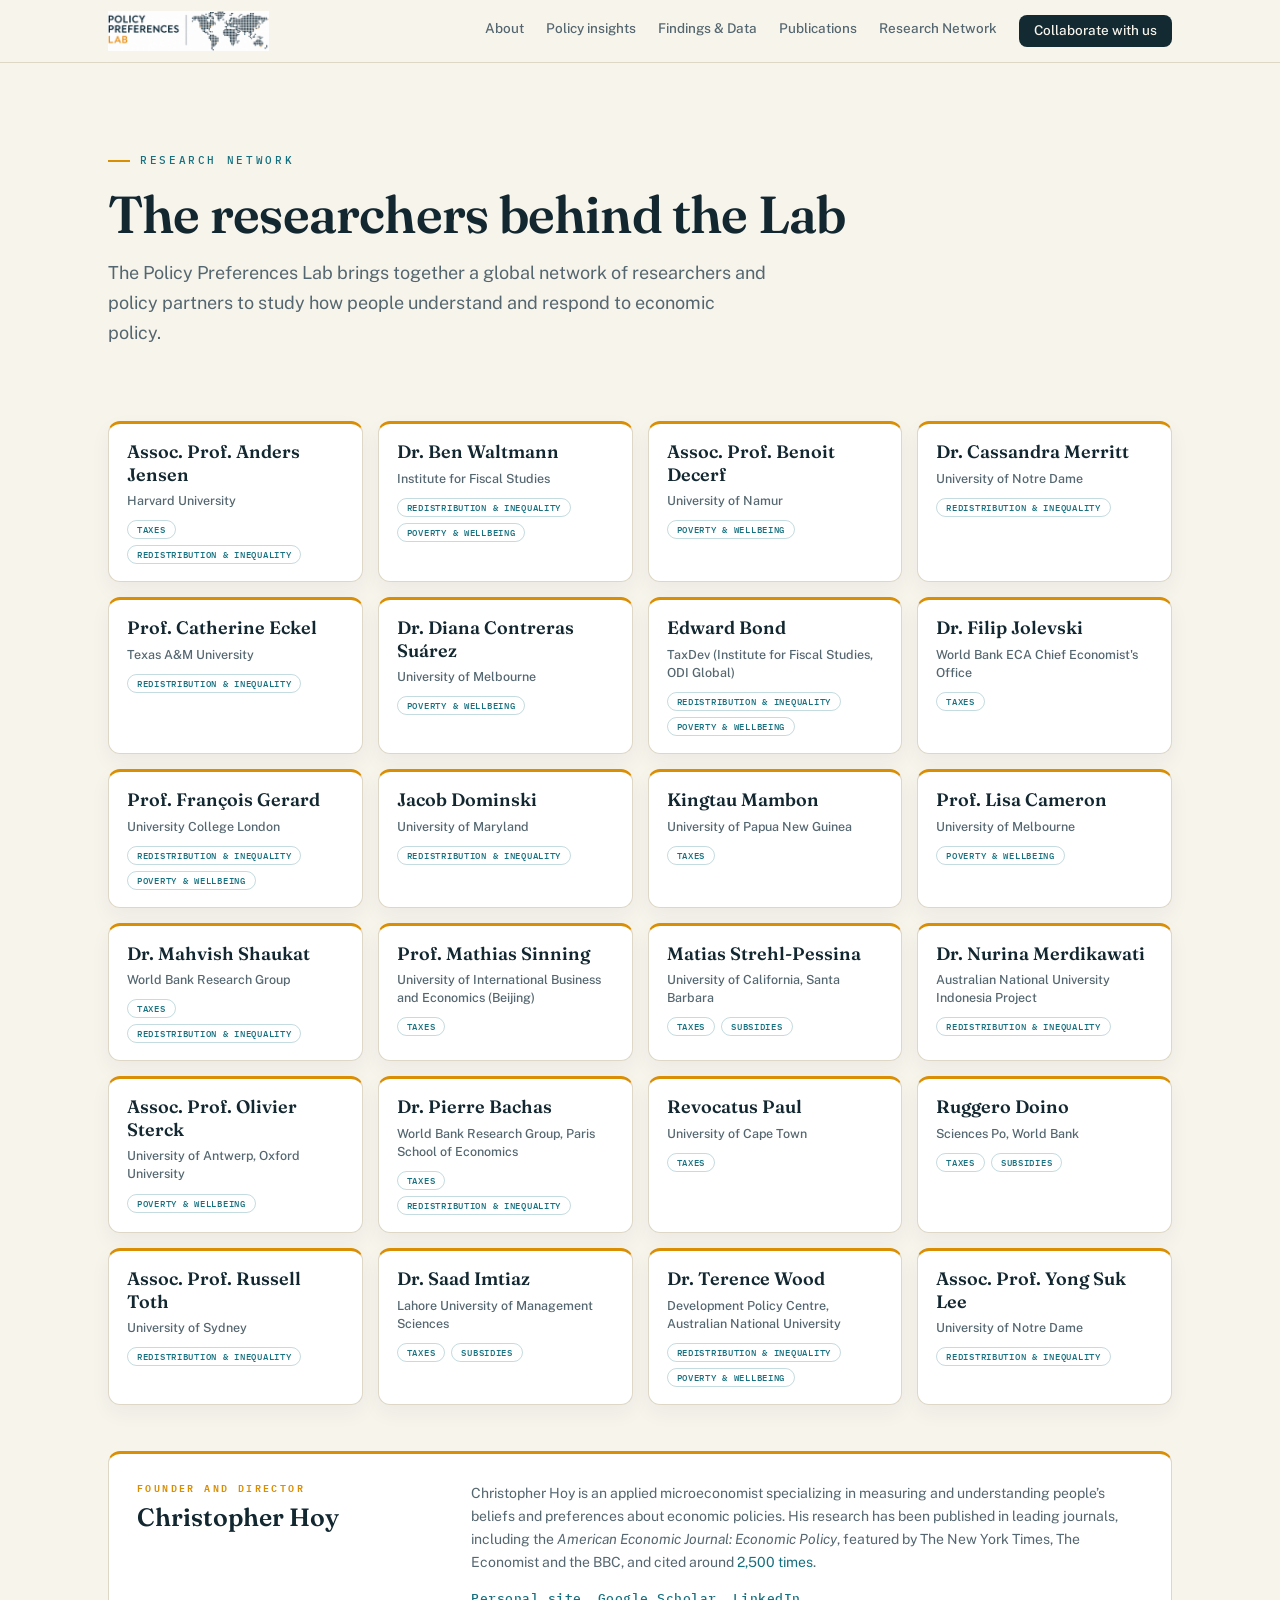
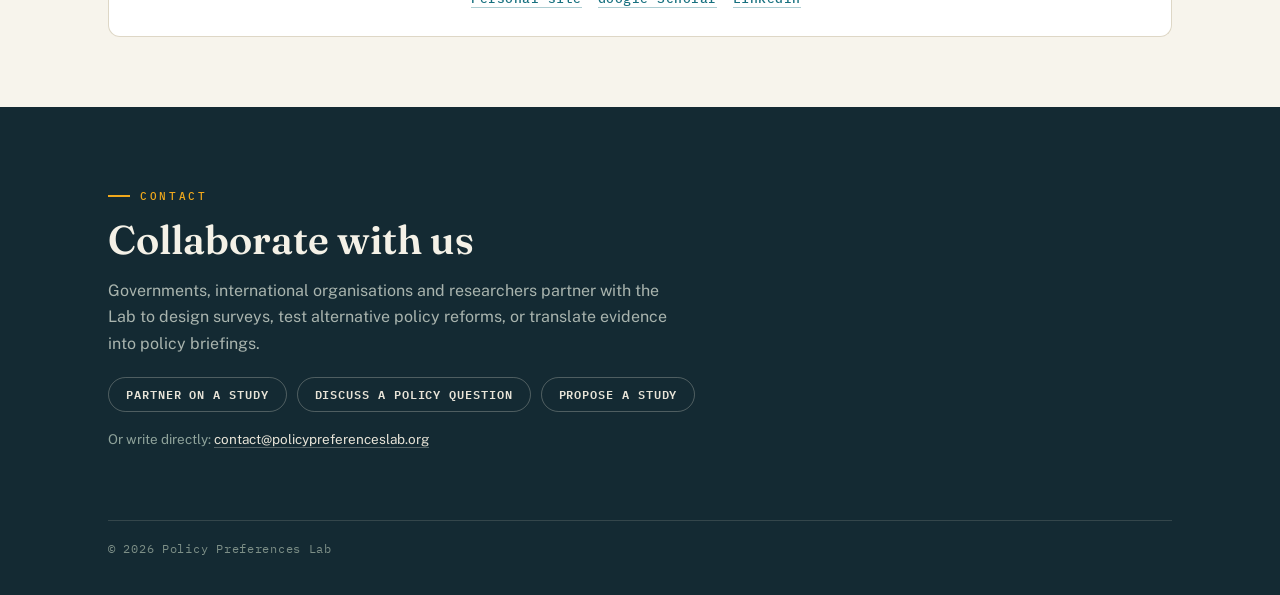
<file: research-network.html>
<!DOCTYPE html>
<html lang="en">
<head>
  <meta charset="UTF-8">
  <meta name="viewport" content="width=device-width, initial-scale=1.0">
  <title>Research Network — Policy Preferences Lab</title>
  <meta name="description" content="The Policy Preferences Lab brings together a global network of researchers and policy partners studying public attitudes to economic policy.">
  <meta property="og:url" content="https://policypreferenceslab.org/research-network.html">
  <meta property="og:title" content="Research Network — Policy Preferences Lab">
  <meta property="og:description" content="The Policy Preferences Lab brings together a global network of researchers and policy partners studying public attitudes to economic policy.">
  <meta property="og:type" content="website">
  <meta property="og:site_name" content="Policy Preferences Lab">
  <meta property="og:image" content="https://policypreferenceslab.org/og-image.png">
  <meta property="og:image:width" content="1200">
  <meta property="og:image:height" content="630">
  <meta name="twitter:card" content="summary_large_image">
  <link rel="canonical" href="https://policypreferenceslab.org/research-network.html">
  <link rel="preconnect" href="https://fonts.googleapis.com">
  <link rel="preconnect" href="https://fonts.gstatic.com" crossorigin>
  <link href="https://fonts.googleapis.com/css2?family=Fraunces:ital,opsz,wght@0,9..144,100..900;1,9..144,100..900&family=Public+Sans:wght@400;500;600&family=IBM+Plex+Mono:wght@400;500;600&display=swap" rel="stylesheet">
  <link rel="stylesheet" href="style.css">
  <style>
/* ---------------- research network cards ---------------- */
.rn-grid{display:grid;grid-template-columns:repeat(auto-fill,minmax(232px,1fr));gap:15px;margin-top:34px}
.rn-card{background:#fff;border:1px solid var(--line);border-top:3px solid var(--ochre);border-radius:12px;
  padding:17px 18px;box-shadow:0 8px 20px rgba(20,42,51,.05)}
.rn-card .rn-name{font:600 18px/1.25 var(--disp);color:var(--ink)}
.rn-card .rn-name a{color:var(--ink);border-bottom:1px solid transparent}
.rn-card .rn-name a:hover{color:var(--teal);border-bottom-color:rgba(22,112,127,.35)}
.rn-card .rn-inst{font:500 12.5px/1.45 var(--body);color:var(--mut);margin-top:6px}
.rn-note{font-size:13px;color:var(--faint);margin-top:26px;max-width:70ch}
.rn-tags{display:flex;flex-wrap:wrap;gap:6px;margin-top:10px}
.rn-tag{font:500 9px/1 var(--mono);letter-spacing:.08em;text-transform:uppercase;color:var(--teal);
  border:1px solid rgba(22,112,127,.25);border-radius:99px;padding:4px 9px}
.rn-founder{margin-top:46px}
.rn-founder-grid{display:grid;grid-template-columns:290px minmax(0,1fr);gap:10px 44px;align-items:start}
.rn-founder-grid p{max-width:72ch}
@media(max-width:760px){.rn-founder-grid{grid-template-columns:1fr}}
  </style>
  <link rel="icon" type="image/png" href="favicon.png">
<link rel="apple-touch-icon" href="apple-touch-icon.png">
  <script defer src="https://cloud.umami.is/script.js" data-website-id="cc89f436-8204-4c2c-a75c-7a14489e06b0"></script>
  <script>
  document.addEventListener('click', function (e) {
    var a = e.target && e.target.closest ? e.target.closest('a[href]') : null;
    if (!a || !window.umami) return;
    if (a.protocol === 'mailto:') { umami.track('contact-click'); return; }
    if (/^https?:/.test(a.href) && a.host !== location.host) {
      umami.track('outbound-click', { url: a.href.split('?')[0].slice(0, 120) });
    }
  }, true);
  </script>
</head>
<body>

<header class="topbar">
  <div class="wrap">
    <a class="wordmark" href="index.html"><img src="logo.png" alt="Policy Preferences Lab" class="logoimg"></a>
    <nav class="mainnav" aria-label="Main">
      <a href="index.html#about">About</a>
      <a href="evidence-to-policy.html">Policy insights</a>
      <a href="data.html">Findings &amp; Data</a>
      <a href="research.html">Publications</a>
      <a href="research-network.html" class="current">Research Network</a>
      <a class="navbtn" href="#contact">Collaborate with us</a>
    </nav>
  </div>
</header>

<main>
  <section class="pagehead">
    <div class="wrap">
      <div class="eyebrow">Research network</div>
      <h1>The researchers behind the Lab</h1>
      <p class="lede">The Policy Preferences Lab brings together a global network of researchers
        and policy partners to study how people understand and respond to economic policy.</p>
    </div>
  </section>

  <section style="padding:10px 0 70px">
    <div class="wrap">
      <div class="rn-grid">
        <div class="rn-card"><div class="rn-name"><a href="https://www.andersditlevjensen.com/">Assoc. Prof. Anders Jensen</a></div><div class="rn-inst">Harvard University</div><div class="rn-tags"><span class="rn-tag">Taxes</span><span class="rn-tag">Redistribution &amp; inequality</span></div></div>
        <div class="rn-card"><div class="rn-name"><a href="https://sites.google.com/view/benwaltmann/home">Dr. Ben Waltmann</a></div><div class="rn-inst">Institute for Fiscal Studies</div><div class="rn-tags"><span class="rn-tag">Redistribution &amp; inequality</span><span class="rn-tag">Poverty &amp; wellbeing</span></div></div>
        <div class="rn-card"><div class="rn-name"><a href="https://www.unamur.be/en/profil/bdecerf">Assoc. Prof. Benoit Decerf</a></div><div class="rn-inst">University of Namur</div><div class="rn-tags"><span class="rn-tag">Poverty &amp; wellbeing</span></div></div>
        <div class="rn-card"><div class="rn-name"><a href="https://www.cassandramerritt.com/">Dr. Cassandra Merritt</a></div><div class="rn-inst">University of Notre Dame</div><div class="rn-tags"><span class="rn-tag">Redistribution &amp; inequality</span></div></div>
        <div class="rn-card"><div class="rn-name"><a href="https://sites.google.com/site/eckelcatherine/">Prof. Catherine Eckel</a></div><div class="rn-inst">Texas A&amp;M University</div><div class="rn-tags"><span class="rn-tag">Redistribution &amp; inequality</span></div></div>
        <div class="rn-card"><div class="rn-name"><a href="https://sites.google.com/site/dianacontreras1/">Dr. Diana Contreras Suárez</a></div><div class="rn-inst">University of Melbourne</div><div class="rn-tags"><span class="rn-tag">Poverty &amp; wellbeing</span></div></div>
        <div class="rn-card"><div class="rn-name"><a href="https://ifs.org.uk/people/edward-bond">Edward Bond</a></div><div class="rn-inst">TaxDev (Institute for Fiscal Studies, ODI Global)</div><div class="rn-tags"><span class="rn-tag">Redistribution &amp; inequality</span><span class="rn-tag">Poverty &amp; wellbeing</span></div></div>
        <div class="rn-card"><div class="rn-name"><a href="https://blogs.worldbank.org/en/team/f/filip-jolevski">Dr. Filip Jolevski</a></div><div class="rn-inst">World Bank ECA Chief Economist&#x27;s Office</div><div class="rn-tags"><span class="rn-tag">Taxes</span></div></div>
        <div class="rn-card"><div class="rn-name"><a href="https://sites.google.com/site/fransgerard/home">Prof. François Gerard</a></div><div class="rn-inst">University College London</div><div class="rn-tags"><span class="rn-tag">Redistribution &amp; inequality</span><span class="rn-tag">Poverty &amp; wellbeing</span></div></div>
        <div class="rn-card"><div class="rn-name"><a href="https://ethics.nd.edu/people/jacob-dominski/">Jacob Dominski</a></div><div class="rn-inst">University of Maryland</div><div class="rn-tags"><span class="rn-tag">Redistribution &amp; inequality</span></div></div>
        <div class="rn-card"><div class="rn-name"><a href="https://devpolicy.org/author/kingtau-mambon/">Kingtau Mambon</a></div><div class="rn-inst">University of Papua New Guinea</div><div class="rn-tags"><span class="rn-tag">Taxes</span></div></div>
        <div class="rn-card"><div class="rn-name"><a href="https://sites.google.com/view/lisa-a-cameron/home">Prof. Lisa Cameron</a></div><div class="rn-inst">University of Melbourne</div><div class="rn-tags"><span class="rn-tag">Poverty &amp; wellbeing</span></div></div>
        <div class="rn-card"><div class="rn-name"><a href="https://www.worldbank.org/en/about/people/m/mahvish-shaukat">Dr. Mahvish Shaukat</a></div><div class="rn-inst">World Bank Research Group</div><div class="rn-tags"><span class="rn-tag">Taxes</span><span class="rn-tag">Redistribution &amp; inequality</span></div></div>
        <div class="rn-card"><div class="rn-name"><a href="https://www.mathiassinning.com/">Prof. Mathias Sinning</a></div><div class="rn-inst">University of International Business and Economics (Beijing)</div><div class="rn-tags"><span class="rn-tag">Taxes</span></div></div>
        <div class="rn-card"><div class="rn-name"><a href="https://econ.ucsb.edu/people/students/matias-strehl-pessina">Matias Strehl-Pessina</a></div><div class="rn-inst">University of California, Santa Barbara</div><div class="rn-tags"><span class="rn-tag">Taxes</span><span class="rn-tag">Subsidies</span></div></div>
        <div class="rn-card"><div class="rn-name"><a href="https://crawford.anu.edu.au/people/nurina-merdikawati">Dr. Nurina Merdikawati</a></div><div class="rn-inst">Australian National University Indonesia Project</div><div class="rn-tags"><span class="rn-tag">Redistribution &amp; inequality</span></div></div>
        <div class="rn-card"><div class="rn-name"><a href="https://oliviersterck.wordpress.com/">Assoc. Prof. Olivier Sterck</a></div><div class="rn-inst">University of Antwerp, Oxford University</div><div class="rn-tags"><span class="rn-tag">Poverty &amp; wellbeing</span></div></div>
        <div class="rn-card"><div class="rn-name"><a href="https://pierrebachas.weebly.com/">Dr. Pierre Bachas</a></div><div class="rn-inst">World Bank Research Group, Paris School of Economics</div><div class="rn-tags"><span class="rn-tag">Taxes</span><span class="rn-tag">Redistribution &amp; inequality</span></div></div>
        <div class="rn-card"><div class="rn-name"><a href="https://www.linkedin.com/in/revocatus-paul-42a998159/">Revocatus Paul</a></div><div class="rn-inst">University of Cape Town</div><div class="rn-tags"><span class="rn-tag">Taxes</span></div></div>
        <div class="rn-card"><div class="rn-name"><a href="https://blogs.worldbank.org/en/team/r/ruggero-doino">Ruggero Doino</a></div><div class="rn-inst">Sciences Po, World Bank</div><div class="rn-tags"><span class="rn-tag">Taxes</span><span class="rn-tag">Subsidies</span></div></div>
        <div class="rn-card"><div class="rn-name"><a href="https://sites.google.com/cornell.edu/russell-toth/russell-toth-development-economist/">Assoc. Prof. Russell Toth</a></div><div class="rn-inst">University of Sydney</div><div class="rn-tags"><span class="rn-tag">Redistribution &amp; inequality</span></div></div>
        <div class="rn-card"><div class="rn-name"><a href="https://lums.edu.pk/lums_employee/7483">Dr. Saad Imtiaz</a></div><div class="rn-inst">Lahore University of Management Sciences</div><div class="rn-tags"><span class="rn-tag">Taxes</span><span class="rn-tag">Subsidies</span></div></div>
        <div class="rn-card"><div class="rn-name"><a href="https://devpolicy.crawford.anu.edu.au/people/academic/terence-wood">Dr. Terence Wood</a></div><div class="rn-inst">Development Policy Centre, Australian National University</div><div class="rn-tags"><span class="rn-tag">Redistribution &amp; inequality</span><span class="rn-tag">Poverty &amp; wellbeing</span></div></div>
        <div class="rn-card"><div class="rn-name"><a href="https://keough.nd.edu/about/faculty-staff-directory/yongsuk-lee/">Assoc. Prof. Yong Suk Lee</a></div><div class="rn-inst">University of Notre Dame</div><div class="rn-tags"><span class="rn-tag">Redistribution &amp; inequality</span></div></div>
      </div>

      <div class="personcard rn-founder">
        <div class="rn-founder-grid">
          <div>
            <div class="p-role">Founder and Director</div>
            <h3>Christopher Hoy</h3>
          </div>
          <div>
            <p>Christopher Hoy is an applied microeconomist specializing in measuring and
              understanding people&rsquo;s beliefs and preferences about economic policies. His
              research has been published in leading journals, including the <em>American
              Economic Journal: Economic Policy</em>, featured by The New York Times, The Economist and the BBC, and cited around
              <a href="https://scholar.google.com/citations?user=e4SywE4AAAAJ&amp;hl=en">2,500 times</a>.</p>
            <div class="p-links">
              <a href="https://chrishoyeconomist.com/">Personal site</a>
              <a href="https://scholar.google.com/citations?user=e4SywE4AAAAJ&amp;hl=en">Google Scholar</a>
              <a href="https://www.linkedin.com/in/christopherahoy/">LinkedIn</a>
            </div>
          </div>
        </div>
      </div>
    </div>
  </section>
</main>

<footer id="contact">
  <div class="wrap">
    <div class="footgrid">
      <div>
        <div class="eyebrow">Contact</div>
        <h2>Collaborate with us</h2>
        <p style="max-width:56ch">Governments, international organisations and researchers
          partner with the Lab to design surveys, test alternative policy reforms, or translate
          evidence into policy briefings.</p>
        <div class="collab-actions">
          <a href="mailto:contact@policypreferenceslab.org?subject=Partner%20on%20a%20study">Partner on a study</a>
          <a href="mailto:contact@policypreferenceslab.org?subject=Discuss%20a%20policy%20question">Discuss a policy question</a>
          <a href="mailto:contact@policypreferenceslab.org?subject=Propose%20a%20study">Propose a study</a>
        </div>
        <p class="collab-mail">Or write directly:
          <a href="mailto:contact@policypreferenceslab.org">contact@policypreferenceslab.org</a></p>
      </div>
    </div>
    <div class="footnote">
      <span>© 2026 Policy Preferences Lab</span>
    </div>
  </div>
</footer>

</body>
</html>
</file>
<file: style.css>
/* ============================================================
   POLICY PREFERENCES LAB — theme "ATLAS DELUXE"
   Evolved field-atlas identity: paper, petrol, ochre — with a
   contour-line hero, glowing map, and stronger presence.
   ============================================================ */

:root{
  --paper:#f7f4ec;
  --paper2:#efeadd;
  --ink:#122730;
  --petrol:#142a33;
  --petrol2:#0e2028;
  --mut:#54666f;
  --faint:#8a978f;
  --line:#ded7c6;
  --ochre:#d98e04;
  --ochre-h:#f0a81c;
  --teal:#16707f;
  --land:#22404c;
  --landline:#0e2028;
  --disp:"Fraunces",Georgia,serif;
  --body:"Public Sans",system-ui,sans-serif;
  --mono:"IBM Plex Mono",ui-monospace,monospace;
}

*{box-sizing:border-box}
html{scroll-behavior:smooth}
body{margin:0;background:var(--paper);color:var(--ink);font:400 16px/1.65 var(--body);-webkit-font-smoothing:antialiased;overflow-x:hidden}
.wrap{max-width:1120px;margin:0 auto;padding:0 28px;position:relative;z-index:1}
a{color:var(--teal);text-decoration:none}
a:hover{color:var(--ochre)}
::selection{background:rgba(217,142,4,.3)}

/* ---------------- topbar ---------------- */
.topbar{position:sticky;top:0;z-index:50;background:rgba(247,244,236,.85);
  backdrop-filter:blur(10px);-webkit-backdrop-filter:blur(10px);border-bottom:1px solid var(--line)}
.topbar .wrap{display:flex;align-items:center;justify-content:space-between;height:62px}
.wordmark{font:600 14.5px/1 var(--mono);letter-spacing:.14em;text-transform:uppercase;color:var(--ink)}
.wordmark .dot{color:var(--ochre)}
.mainnav a{color:var(--mut);font:500 13.5px/1 var(--body);margin-left:26px;position:relative;padding-bottom:4px}
.mainnav a::after{content:"";position:absolute;left:0;bottom:0;width:0;height:2px;background:var(--ochre);transition:width .18s ease}
.mainnav a:hover{color:var(--ink)}
.mainnav a:hover::after{width:100%}

/* ---------------- hero ---------------- */
.hero{padding:52px 0 46px;position:relative;overflow:hidden}
.hero::before{ /* contour lines */
  content:"";position:absolute;inset:-40px;pointer-events:none;opacity:.5;
  background-image:url("data:image/svg+xml,%3Csvg xmlns='http://www.w3.org/2000/svg' width='560' height='420' viewBox='0 0 560 420'%3E%3Cg fill='none' stroke='%23d98e04' stroke-opacity='.16' stroke-width='1'%3E%3Cpath d='M-20 330 C90 260 160 340 280 300 S470 200 590 260'/%3E%3Cpath d='M-20 360 C90 290 170 370 290 330 S480 230 600 290'/%3E%3Cpath d='M-20 390 C90 320 180 400 300 360 S490 260 610 320'/%3E%3Cpath d='M-20 60 C80 120 200 30 320 70 S500 160 600 90'/%3E%3Cpath d='M-20 90 C80 150 210 60 330 100 S510 190 610 120'/%3E%3Cpath d='M-20 120 C80 180 220 90 340 130 S520 220 620 150'/%3E%3C/g%3E%3C/svg%3E");
  background-size:560px 420px;
  mask-image:radial-gradient(90% 90% at 50% 40%,#000 30%,transparent 100%);
}
.eyebrow{font:500 11px/1 var(--mono);letter-spacing:.24em;text-transform:uppercase;color:var(--teal);
  display:flex;align-items:center;gap:10px}
.eyebrow::before{content:"";width:22px;height:2px;background:var(--ochre)}
.hero h1{font:600 clamp(40px,5vw,56px)/1.08 var(--disp);letter-spacing:-.01em;margin:0 0 26px;max-width:18ch}
.hero h1 em{font-style:italic;color:var(--ochre)}
.lede{font-size:18px;color:var(--mut);max-width:60ch;margin:0 0 46px}
.ctarow{display:flex;gap:14px;flex-wrap:wrap;margin:0 0 52px}
.btn{display:inline-block;padding:14px 24px;border-radius:8px;font:600 14px/1 var(--body);letter-spacing:.01em;
  transition:transform .15s ease,box-shadow .15s ease}
.btn.primary{background:var(--petrol);color:var(--paper)}
.btn.primary:hover{background:var(--petrol2);color:var(--paper);transform:translateY(-2px);
  box-shadow:0 10px 24px rgba(20,42,51,.25)}
.btn.ghost{border:1.5px solid var(--petrol);color:var(--petrol)}
.btn.ghost:hover{background:rgba(20,42,51,.06);color:var(--petrol);transform:translateY(-2px)}
.statsrow{display:flex;gap:52px;flex-wrap:wrap;border-top:1px solid var(--line);padding-top:26px}
.stat{position:relative;padding-top:4px}
.stat::before{content:"";position:absolute;top:-27px;left:0;width:34px;height:3px;background:var(--ochre)}
.stat .num{font:600 48px/1 var(--disp);letter-spacing:-.01em;color:var(--petrol)}
.stat .lbl{font:500 10.5px/1 var(--mono);letter-spacing:.22em;text-transform:uppercase;color:var(--faint);margin-top:10px}

/* ---------------- news ---------------- */
.newsband{background:var(--petrol);color:#e8e4d8;padding:26px 0}
.newslist{list-style:none;margin:0;padding:0;display:grid;gap:0}
.newslist li{display:flex;gap:18px;align-items:baseline;padding:10px 0;border-bottom:1px solid rgba(232,228,216,.12)}
.newslist li:last-child{border-bottom:none}
.n-date{font:600 12px/1 var(--mono);color:var(--ochre-h);letter-spacing:.1em;flex:0 0 auto}
.newslist a{color:#e8e4d8;border-bottom:1px solid rgba(232,228,216,.3)}
.newslist a:hover{color:var(--ochre-h);border-color:var(--ochre-h)}

/* ---------------- map band ---------------- */
.mapband{background:var(--petrol2);color:#e8e4d8;padding:96px 0 84px;position:relative;overflow:hidden}
.mapband::before{ /* graticule */
  content:"";position:absolute;inset:0;pointer-events:none;opacity:.5;
  background:
    linear-gradient(rgba(232,228,216,.045) 1px,transparent 1px),
    linear-gradient(90deg,rgba(232,228,216,.045) 1px,transparent 1px);
  background-size:72px 72px;
  mask-image:radial-gradient(1100px 640px at 45% 42%,#000 30%,transparent 100%);
}
.mapband .eyebrow{color:var(--ochre-h)}
.mapband h2{font:600 clamp(30px,3.6vw,40px)/1.1 var(--disp);letter-spacing:-.01em;margin:16px 0 14px;color:#f4f1e7}
.mapband .sub{color:#a9b4ae;max-width:64ch;margin:0 0 36px}
.maplayout{display:grid;grid-template-columns:minmax(0,1.62fr) minmax(300px,1fr);gap:26px;align-items:start}
.mapframe{position:relative;border-radius:14px;padding:6px;background:rgba(232,228,216,.04);
  border:1px solid rgba(232,228,216,.12)}
#worldmap{width:100%;height:auto;display:block}
#worldmap .c{fill:var(--land);stroke:var(--landline);stroke-width:.5;transition:fill .15s ease}
#worldmap .c.active{fill:var(--ochre);cursor:pointer;filter:drop-shadow(0 0 4px rgba(217,142,4,.55))}
#worldmap .c.active:hover{fill:var(--ochre-h);filter:drop-shadow(0 0 8px rgba(240,168,28,.8))}
#worldmap .c.selected,#worldmap .c.active.selected{fill:#f7f3e6;filter:drop-shadow(0 0 9px rgba(247,243,230,.85))}
#worldmap .micro{fill:var(--ochre);stroke:var(--petrol2);stroke-width:1.5;cursor:pointer;
  filter:drop-shadow(0 0 4px rgba(217,142,4,.7))}
#worldmap .micro:hover{fill:var(--ochre-h)}
#worldmap .micro.selected{fill:#f7f3e6;filter:drop-shadow(0 0 8px rgba(247,243,230,.9))}
#worldmap .c:focus-visible,#worldmap .micro:focus-visible{outline:2px solid var(--ochre-h);outline-offset:2px}

.maptip{position:absolute;pointer-events:none;opacity:0;transition:opacity .12s;z-index:5;
  background:rgba(10,22,28,.94);border:1px solid rgba(217,142,4,.45);border-radius:9px;
  padding:9px 12px;max-width:230px;box-shadow:0 8px 28px rgba(0,0,0,.45)}
.maptip.show{opacity:1}
.t-name{font:600 14.5px/1.2 var(--disp);color:#f4f1e7}
.t-n{font:500 9.5px/1.7 var(--mono);letter-spacing:.16em;color:var(--ochre-h)}

.maplegend{display:flex;gap:20px;margin-top:16px;flex-wrap:wrap}
.key{font:500 10px/1 var(--mono);letter-spacing:.18em;text-transform:uppercase;color:#8fa39b;
  display:flex;align-items:center;gap:8px;border:1px solid rgba(232,228,216,.14);border-radius:99px;padding:7px 13px}
.maplegend .key-sel{display:none}
body.has-map-selection .maplegend .key-sel{display:flex}
.sw{width:10px;height:10px;border-radius:3px;display:inline-block}
.s-active{background:var(--ochre);box-shadow:0 0 6px rgba(217,142,4,.8)}
.s-sel{background:#f7f3e6;box-shadow:0 0 6px rgba(247,243,230,.8)}
.s-land{background:var(--land)}

.mappanel{background:rgba(232,228,216,.05);border:1px solid rgba(232,228,216,.13);border-radius:14px;
  padding:26px 26px 20px;min-height:420px;position:relative;overflow:hidden}
.mappanel::before{content:"";position:absolute;inset:0 0 auto 0;height:3px;background:linear-gradient(90deg,var(--ochre),var(--ochre-h))}
.p-code{font:600 11px/1 var(--mono);letter-spacing:.26em;color:var(--ochre-h);text-transform:uppercase}
.mappanel h3{font:600 26px/1.15 var(--disp);margin:10px 0 4px;color:#f4f1e7}
.p-count{font:500 11px/1 var(--mono);letter-spacing:.12em;color:#8fa39b;text-transform:uppercase}
.p-empty{color:#a9b4ae;font-size:14.5px;margin-top:18px}
.p-empty .hint{display:block;margin-top:14px;color:#7d8f87;font-size:12.5px}
.p-list{list-style:none;margin:18px 0 0;padding:0}
.p-list li{padding:13px 0;border-top:1px solid rgba(232,228,216,.12)}
.p-list a{color:#eee9db;font-weight:550;font-size:14.5px;line-height:1.4;display:block}
.p-list a:hover{color:var(--ochre-h)}
.p-title-plain{color:#eee9db;font-weight:550;font-size:14.5px}
.p-list .meta{display:block;font-size:12px;color:#8fa39b;margin-top:5px;font-style:italic}
.pill{font:600 9px/1 var(--mono);letter-spacing:.12em;border-radius:99px;padding:3px 8px;margin-left:8px;vertical-align:1px;font-style:normal}
.pill.wp{background:rgba(217,142,4,.18);color:var(--ochre-h);border:1px solid rgba(217,142,4,.4)}
.pill.ip{background:rgba(22,112,127,.25);color:#7fc6d1;border:1px solid rgba(127,198,209,.4)}

.chips{display:flex;flex-wrap:wrap;gap:9px;margin-top:30px}
.chip{font:500 12px/1 var(--mono);letter-spacing:.04em;color:#c4cec7;cursor:pointer;
  background:transparent;border:1px solid rgba(232,228,216,.2);border-radius:99px;padding:8px 14px;transition:all .15s ease}
.chip .iso{color:#7d8f87;margin-right:7px;font-size:10px;letter-spacing:.14em}
.chip:hover{border-color:var(--ochre);color:#f4f1e7}
.chip.on{background:var(--ochre);border-color:var(--ochre);color:#14262e;font-weight:600}
.chip.on .iso{color:rgba(20,38,46,.65)}

/* ---------------- sections & cards ---------------- */
.section{padding:92px 0}
.sectionhead{display:flex;justify-content:space-between;align-items:end;gap:20px;margin-bottom:34px}
.section h2{font:600 clamp(30px,3.6vw,40px)/1.1 var(--disp);letter-spacing:-.01em;margin:16px 0 0}
.viewall{font:500 12.5px/1 var(--mono);letter-spacing:.12em;text-transform:uppercase;color:var(--teal)}
.viewall:hover{color:var(--ochre)}
.cards{display:grid;grid-template-columns:repeat(3,1fr);gap:16px}
.card{background:#fff;border:1px solid var(--line);border-top:3px solid var(--ochre);border-radius:12px;
  padding:24px;display:flex;flex-direction:column;gap:10px;
  transition:transform .18s ease,box-shadow .18s ease}
.card:hover{transform:translateY(-5px);box-shadow:0 16px 34px rgba(20,42,51,.13)}
.c-theme{font:600 10px/1 var(--mono);letter-spacing:.2em;text-transform:uppercase;color:var(--teal)}
.card h3{font:600 18.5px/1.32 var(--disp);margin:0}
.card h3 a{color:var(--ink)}
.card h3 a:hover{color:var(--teal)}
.c-authors{font-size:13px;color:var(--mut)}
.c-outlet{font-size:12.5px;color:var(--faint)}
.c-countries{font:500 10.5px/1.6 var(--mono);letter-spacing:.1em;color:var(--ochre);margin-top:auto;padding-top:8px}
.c-countries b{font-weight:500}
.themesrow{display:flex;flex-wrap:wrap;gap:9px;margin-top:30px}
.theme-tag{font:500 11.5px/1 var(--mono);letter-spacing:.05em;color:var(--mut);
  border:1px solid var(--line);border-radius:99px;padding:8px 15px;background:#fff}

/* ---------------- about ---------------- */
.aboutgrid{display:grid;grid-template-columns:1.5fr 1fr;gap:44px;align-items:start}
.about p{color:var(--mut);margin:0 0 18px}
.partners{font-size:13px;color:var(--faint);border-top:1px solid var(--line);padding-top:18px}
.personcard{background:#fff;border:1px solid var(--line);border-top:3px solid var(--ochre);border-radius:12px;padding:28px}
.p-role{font:600 10px/1 var(--mono);letter-spacing:.24em;text-transform:uppercase;color:var(--ochre)}
.personcard h3{font:600 25px/1.1 var(--disp);margin:12px 0 12px}
.personcard p{font-size:14px;color:var(--mut);margin:0 0 18px}
.p-links{display:flex;gap:16px;flex-wrap:wrap}
.p-links a{font:500 12.5px/1 var(--mono);letter-spacing:.04em;border-bottom:1px solid rgba(22,112,127,.35);padding-bottom:2px}

/* ---------------- footer ---------------- */
footer{background:var(--petrol);color:#e8e4d8;padding:84px 0 40px}
footer .eyebrow{color:var(--ochre-h)}
footer .eyebrow::before{background:var(--ochre-h)}
.footgrid{display:grid;grid-template-columns:1.5fr 1fr;gap:40px}
footer h2{font:600 clamp(30px,3.6vw,40px)/1.1 var(--disp);margin:16px 0 16px;color:#f4f1e7}
footer p{color:#a9b4ae}
footer a{color:#e8e4d8;border-bottom:1px solid rgba(232,228,216,.3)}
footer a:hover{color:var(--ochre-h);border-color:var(--ochre-h)}
footer .btn{background:var(--ochre);color:#14262e;border:none;border-radius:8px;margin-top:10px}
footer .btn:hover{background:var(--ochre-h);color:#14262e;transform:translateY(-2px);
  box-shadow:0 10px 24px rgba(0,0,0,.3)}
.footnote{display:flex;justify-content:space-between;border-top:1px solid rgba(232,228,216,.15);
  margin-top:56px;padding-top:22px;font:400 12px/1 var(--mono);color:#7d8f87;letter-spacing:.06em}

/* ---------------- research page ---------------- */
.pagehead{padding:92px 0 30px}
.pagehead h1{font:600 clamp(36px,4.5vw,52px)/1.08 var(--disp);letter-spacing:-.015em;margin:20px 0 16px;max-width:22ch}
.pagehead .lede{margin-bottom:0}
.pubgroup{padding:46px 0}
.pubgroup h2{font:600 clamp(28px,3.4vw,40px)/1.1 var(--disp);margin:14px 0 26px}
.publist{list-style:none;margin:0;padding:0}
.publist li{padding:22px 0;border-top:1px solid var(--line)}
.pub-title{font:600 17.5px/1.35 var(--disp)}
.pub-title a{color:var(--ink)}
.pub-title a:hover{color:var(--teal)}
.pub-authors{font-size:13.5px;color:var(--mut);margin-top:5px}
.pub-outlet{font-size:13px;color:var(--faint);margin-top:3px}
.c-meta{font:600 10.5px/1.5 var(--mono);letter-spacing:.1em;text-transform:uppercase;color:var(--faint);margin-top:10px}
.c-ctas{display:flex;gap:16px;flex-wrap:wrap;margin-top:12px}
.c-ctas a{font:600 11px/1 var(--mono);letter-spacing:.08em;text-transform:uppercase;color:var(--teal);border-bottom:1px solid rgba(22,112,127,.35);padding-bottom:2px}
.c-ctas a:hover{color:var(--ochre);border-color:var(--ochre)}
.pub-blogs{margin-top:7px;font-size:12.5px;color:var(--faint)}
.pub-blogs .pb-label{font:600 9.5px/1 var(--mono);letter-spacing:.18em;text-transform:uppercase;color:var(--ochre);margin-right:10px}
.pub-blogs a{color:var(--teal);border-bottom:1px solid rgba(22,112,127,.35);padding-bottom:1px}
.pub-blogs .pb-sep{color:var(--faint)}
.pub-tags{display:flex;flex-wrap:wrap;gap:7px;margin-top:11px}
.ctag{font:500 10.5px/1 var(--mono);letter-spacing:.06em;color:var(--teal);
  border:1px solid rgba(22,112,127,.35);border-radius:99px;padding:5px 11px;background:#fff}
.ctag:hover{background:var(--teal);color:#fff}
.stag{font:600 9.5px/1 var(--mono);letter-spacing:.14em;text-transform:uppercase;color:var(--mut);
  border:1px solid var(--line);border-radius:99px;padding:5px 11px;background:var(--paper2)}
.yearlabel{font:600 14px/1 var(--mono);letter-spacing:.22em;color:var(--ochre);margin:34px 0 6px}

/* ---------------- reveal ---------------- */
[data-rv]{opacity:0;transform:translateY(16px);transition:opacity .55s ease,transform .55s ease}
[data-rv].in{opacity:1;transform:none}

@media (prefers-reduced-motion: reduce){
  [data-rv]{opacity:1;transform:none;transition:none}
  html{scroll-behavior:auto}
}

/* ---------------- responsive ---------------- */
@media (max-width:940px){
  .maplayout{grid-template-columns:1fr}
  .mappanel{min-height:0}
  .cards{grid-template-columns:1fr 1fr}
  .aboutgrid,.footgrid{grid-template-columns:1fr}
}
@media (max-width:620px){
  .hero{padding:40px 0 32px}
  .statsrow{gap:30px}
  .stat .num{font-size:38px}
  .cards{grid-template-columns:1fr}
  .mainnav a{margin-left:14px;font-size:12.5px}
  .newslist li{flex-direction:column;gap:6px}
}

/* ---------------- theme filter & counting note (v2) ---------------- */
.themefilter{display:flex;flex-wrap:wrap;gap:9px;margin:6px 0 26px}
.tpill{font:500 12px/1 var(--mono);letter-spacing:.04em;color:#c4cec7;cursor:pointer;
  background:rgba(232,228,216,.05);border:1px solid rgba(232,228,216,.2);border-radius:99px;
  padding:9px 16px;transition:all .15s ease}
.tpill:hover{border-color:var(--ochre);color:#f4f1e7}
.tpill.on{background:var(--ochre);border-color:var(--ochre);color:#14262e;font-weight:600}
.chip.dim{opacity:.32;pointer-events:none}
#worldmap .micro.off{display:none}
.stat.counting{align-self:end}
.stat.counting::before{display:none}
.cnote{font:italic 600 21px/1 var(--disp);color:var(--ochre);padding-bottom:8px}
#themesrow .theme-tag{cursor:pointer;transition:all .15s ease}
#themesrow .theme-tag:hover{border-color:var(--ochre);color:var(--ink)}

/* ---------------- nav CTA + wrapping (v4) ---------------- */
.topbar .wrap{flex-wrap:wrap;height:auto;min-height:62px;padding-top:10px;padding-bottom:10px;row-gap:6px}
.mainnav{display:flex;align-items:center;flex-wrap:wrap;justify-content:flex-end;gap:6px 22px}
.mainnav a{margin-left:0}
.mainnav a.navbtn{background:var(--petrol);color:var(--paper);border-radius:8px;
  padding:9px 15px;transition:background .15s ease}
.mainnav a.navbtn::after{display:none}
.mainnav a.navbtn:hover{background:var(--petrol2);color:var(--paper)}
@media (max-width:1080px){
  .mainnav{gap:6px 16px}
  .mainnav a{font-size:12.5px}
}
@media (max-width:760px){
  .mainnav{justify-content:flex-start}
  .mainnav a.navbtn{padding:8px 13px}
}

/* ---------------- full-width map, panel on demand (v5) ---------------- */
.maplayout{display:block}
.mappanel{display:none;margin-top:24px;min-height:0}
.mappanel.show{display:block}
.mappanel .p-list{columns:2;column-gap:40px}
.mappanel .p-list li{break-inside:avoid}
@media (max-width:940px){
  .mappanel .p-list{columns:1}
}

/* ---------------- topbar logo ---------------- */
.wordmark{display:flex;align-items:center}
.logoimg{height:40px;width:auto;display:block;mix-blend-mode:multiply}
@media (max-width:640px){ .logoimg{height:32px} }

/* findings-first featured cards */
.card .c-find{font:600 17px/1.42 var(--body);color:var(--ink);margin:10px 0 10px}
.card h3.c-sub{font:500 13.5px/1.45 var(--body);margin:0 0 6px}
.card h3.c-sub a{color:#51636c}

/* ---------------- publication thumbnails (v6) ---------------- */
li.has-thumb{display:flex;gap:20px;align-items:flex-start}
.pub-thumb{flex:0 0 200px}
.pub-thumb img{width:100%;aspect-ratio:8/5;object-fit:cover;border-radius:10px;display:block;
  border:1px solid var(--line);background:var(--paper2)}
.pub-main{flex:1;min-width:0}
@media (max-width:620px){
  li.has-thumb{flex-direction:column;gap:12px}
  .pub-thumb{flex:none;width:100%;max-width:340px}
}

/* ---------------- about: evidence-to-policy callout ---------------- */
.policy-callout{margin-top:44px;border-top:1px solid var(--line);padding-top:30px;
  display:flex;gap:34px;align-items:center;justify-content:space-between}
.policy-callout h3{font:600 24px/1.2 var(--disp);margin:0 0 10px}
.policy-callout p{font-size:15px;color:var(--mut);max-width:62ch;margin:0}
.policy-callout .btn{flex:0 0 auto;white-space:nowrap}
@media(max-width:760px){.policy-callout{flex-direction:column;align-items:flex-start;gap:18px}}

/* ---------------- footer: collaborate actions ---------------- */
.collab-actions{display:flex;flex-wrap:wrap;gap:10px;margin:20px 0 16px}
.collab-actions a{font:600 11.5px/1 var(--mono);letter-spacing:.08em;text-transform:uppercase;
  color:#e8e4d8;border:1px solid rgba(232,228,216,.28);border-radius:99px;padding:11px 17px}
.collab-actions a:hover{color:var(--ochre-h);border-color:var(--ochre-h)}
.collab-mail{font-size:13.5px;color:#8fa39b}
.collab-mail a{color:#e8e4d8;border-bottom:1px solid rgba(232,228,216,.3)}

/* ---------------- homepage: full-width founder card ---------------- */
.founder-grid{display:grid;grid-template-columns:290px minmax(0,1fr);gap:10px 44px;align-items:start}
.founder-grid p{max-width:72ch}
@media(max-width:760px){.founder-grid{grid-template-columns:1fr}}
</file>
